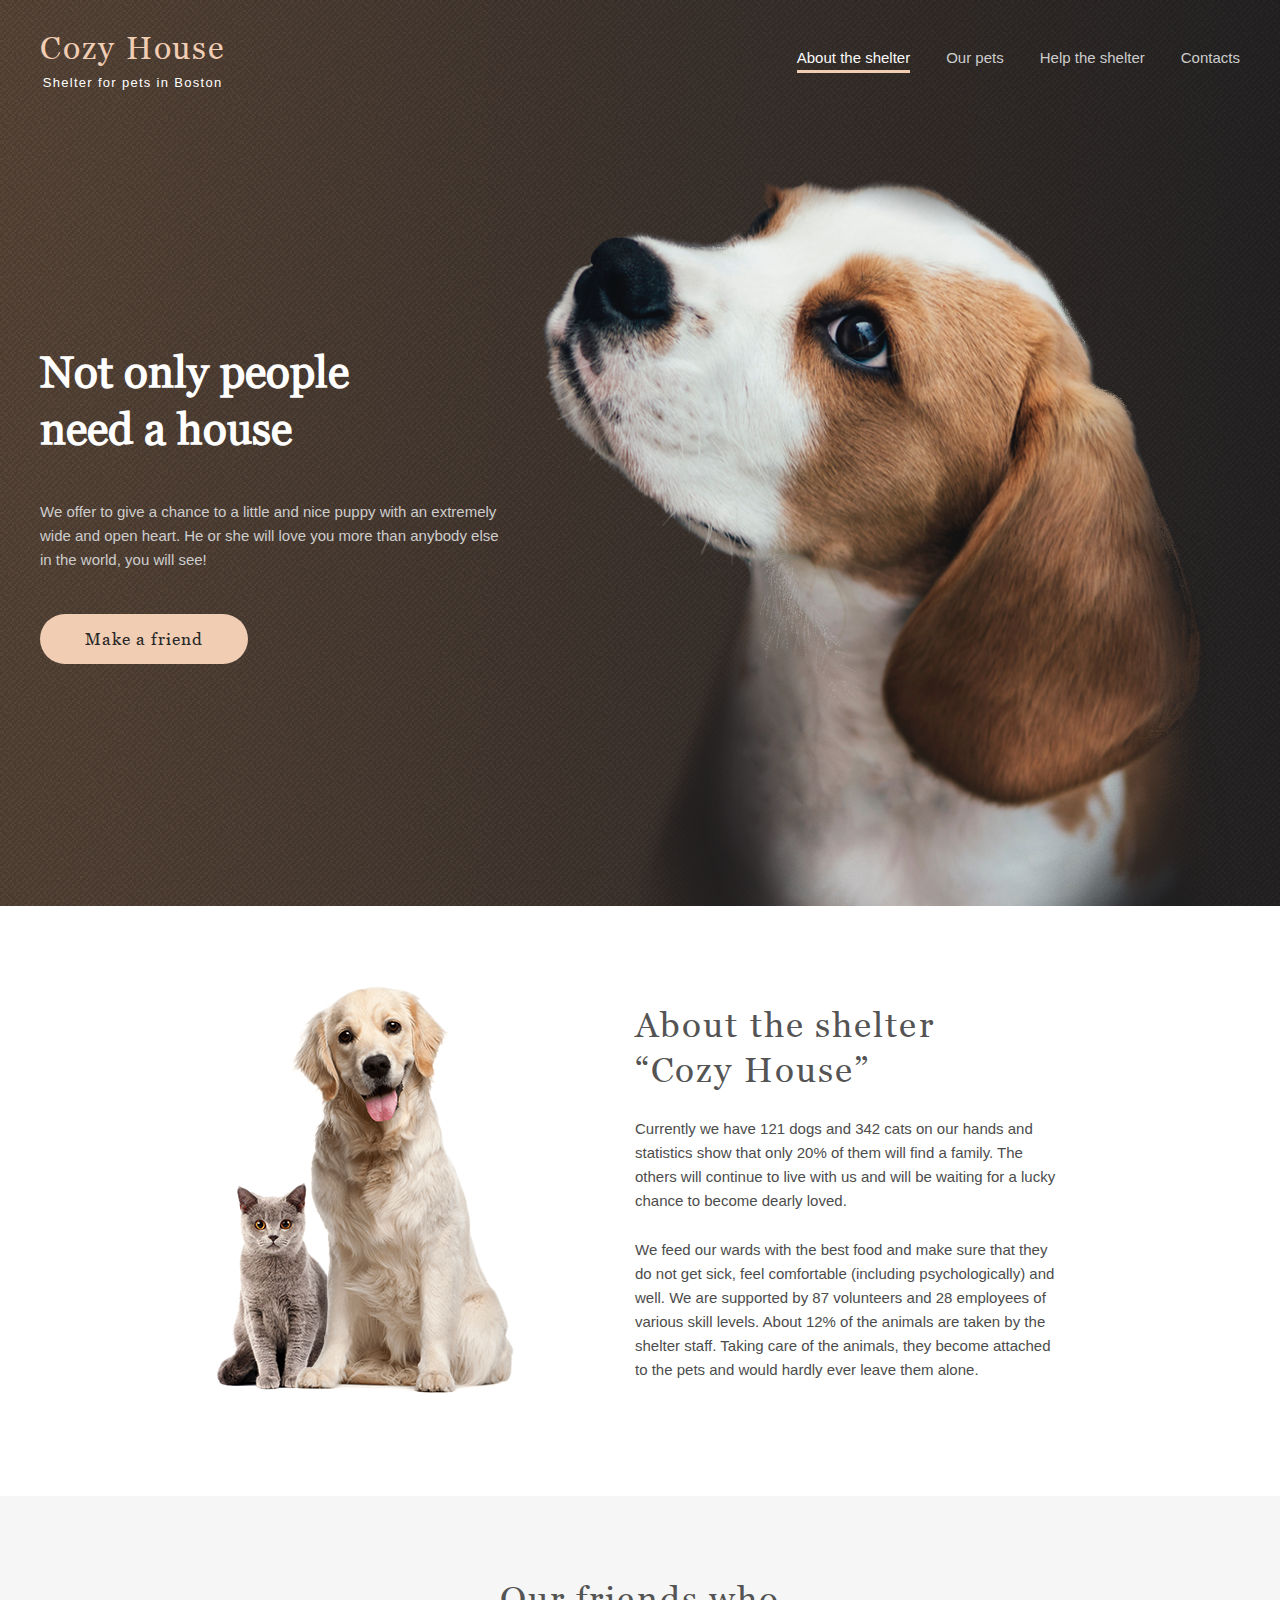
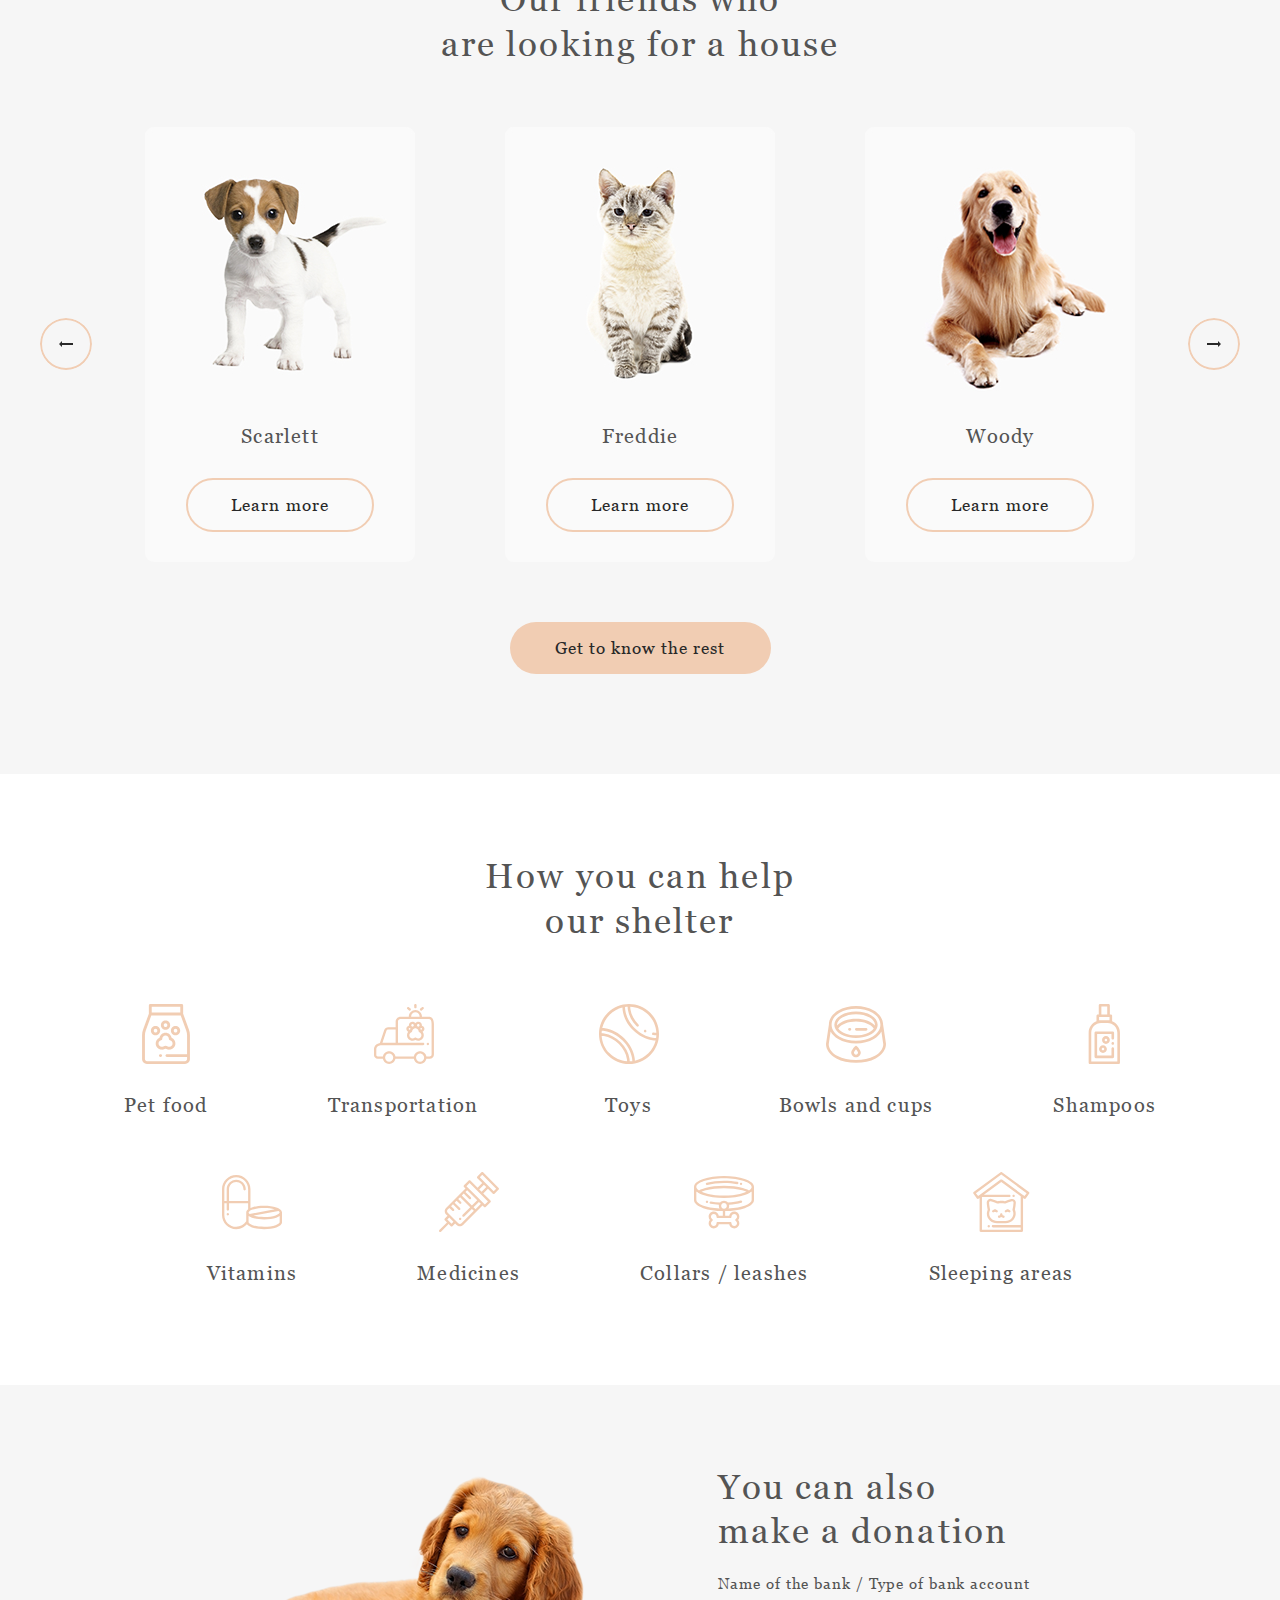
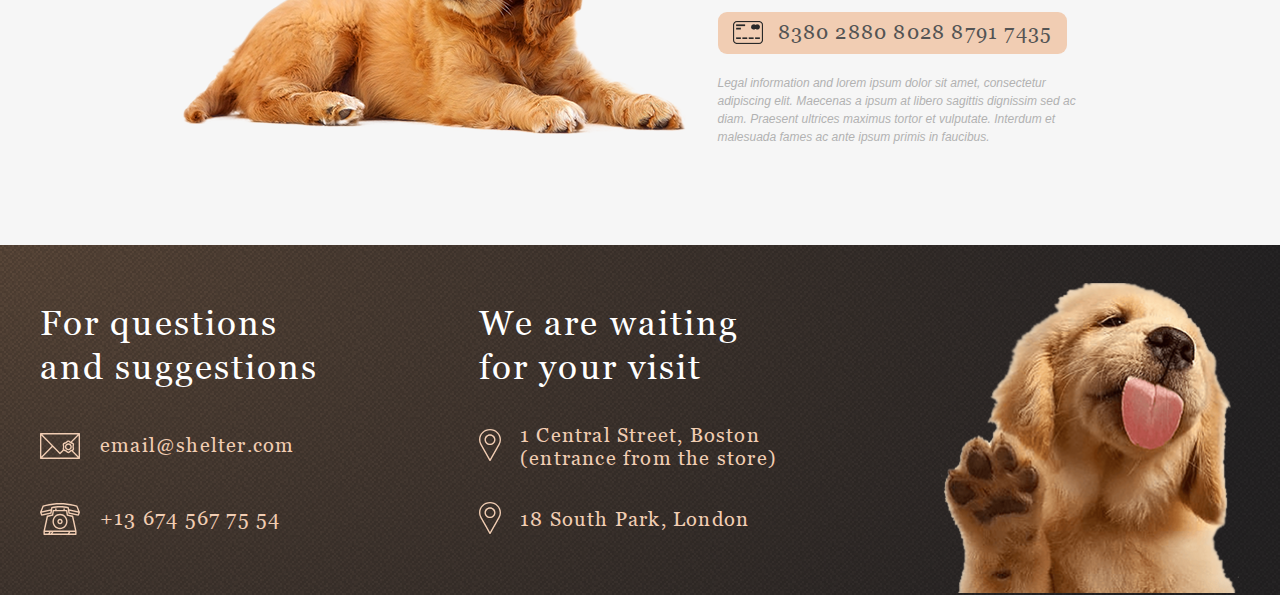
<file: index.html>
<!DOCTYPE html>
<html lang="en">

<head>
  <meta charset="UTF-8">
  <meta http-equiv="X-UA-Compatible" content="IE=edge">
  <meta name="viewport" content="width=device-width, initial-scale=1.0">
  <link rel="shortcut icon" href="images/favicon.svg" type="image/x-icon">
  <link rel="stylesheet" href="style/style.css">
  <link rel="stylesheet" href="style/media.css">
  <title>Cozy House</title>
</head>

<body>
  <div class="background">
    <header class="container header flex">
      <a class="flex logo logo-title--pets" href="#">
        <span class="logo-title">Cozy House</span>
        <span class="logo-subtitle">Shelter for pets in Boston</span>
      </a>
      <div class="burger-menu">
        <div class="burger flex">
          <span class="burger__line"></span>
          <span class="burger__line"></span>
          <span class="burger__line"></span>
        </div>
      </div>

      <nav class="nav flex">
        <p class="nav__par"><a class="nav__item item--active" href="#about">About the shelter</a></p>
        <p class="nav__par"><a class="nav__item" href="pets.html">Our pets</a></p>
        <p class="nav__par"><a class="nav__item" href="#help">Help the shelter</a></p>
        <p class="nav__par"><a class="nav__item" href="#footer">Contacts</a></p>
      </nav>
      <div class="header__nav flex">
        <div class="header__content flex">
          <nav class="nav flex">
            <p class="nav__par"><a class="nav__item item--active" href="#about">About the shelter</a></p>
            <p class="nav__par"><a class="nav__item" href="pets.html">Our pets</a></p>
            <p class="nav__par"><a class="nav__item" href="#help">Help the shelter</a></p>
            <p class="nav__par"><a class="nav__item" href="#footer">Contacts</a></p>
          </nav>
          <!-- <div class="burger-menu">
            <div class=" burger flex">
              <span class="burger__line"></span>
              <span class="burger__line"></span>
              <span class="burger__line"></span>
            </div>
          </div> -->
        </div>
      </div>
    </header>
    <main>
      <section class="hero container">
        <div class="hero__content">
          <h1 class="main-title">Not only people need a&nbsp;house</h1>
          <p class="descr descr--hero">We offer to give a chance to a little and nice puppy with an extremely wide and
            open heart. He or she will love you more than anybody else in the world, you will see!</p>
          <a class="btn btn--hero" href="#friends">Make a friend</a>
        </div>
      </section>
      <section id="about" class="about">
        <div class="container flex about__container">
          <picture class="about__img">
            <source media="(max-width: 480px)" srcset="images/about/about-pets320.jpg">
            <img src="images/about/about-pets1280.jpg" alt="about image">
          </picture>
          <div class="about__content flex">
            <h2 class="title">About the shelter “Cozy House”</h2>
            <p class="descr descr--about">Currently we have 121 dogs and 342 cats on our hands and statistics show that
              only 20% of
              them
              will find a family. The others will continue to live with us and will be waiting for a lucky chance to
              become
              dearly loved.</p>
            <p class="descr descr--about">We feed our wards with the best food and make sure that they do not get sick,
              feel
              comfortable
              (including psychologically) and well. We are supported by 87 volunteers and 28 employees of various skill
              levels. About 12% of the animals are taken by the shelter staff. Taking care of the animals, they become
              attached to the pets and would hardly ever leave them alone.</p>
          </div>
        </div>
      </section>
      <section id="friends" class="friends">
        <div class="container friends__container flex">
          <h2 class="title title--friends">Our friends who
            are&nbsp;looking for a house</h2>
          <div class="swiper flex">
            <div class="swiper__prev"></div>
            <div class="swiper__items">
              <div class="swiper__visible flex">
                <div class="item flex" id="card-left">
                  <div tabindex="1" data-path="item1" class="swiper__item flex">
                    <img class="swiper__img" src="images/friends/pets-katrine.jpg" alt="Katrine cat">
                    <h3 class="title-small">Katrine</h3>
                    <button class="btn btn--swiper">Learn more</button>
                  </div>
                  <div tabindex="1" data-path="item2" class="swiper__item swiper__item2 flex">
                    <img class="swiper__img" src="images/friends/pets-jennifer.jpg" alt="Jennifer cat">
                    <h3 class="title-small">Jennifer</h3>
                    <button class="btn btn--swiper">Learn more</button>
                  </div>
                  <div tabindex="1" data-path="item3" class="swiper__item swiper__item3 flex">
                    <img class="swiper__img" src="images/friends/pets-woody.jpg" alt="Woody cat">
                    <h3 class="title-small">Woody</h3>
                    <button class="btn btn--swiper">Learn more</button>
                  </div>
                </div>
                <div class="item flex" id="card-active">
                  <div class="swiper__item swiper__item4 flex" data-path="item4" tabindex="1">
                    <img class="swiper__img" src="images/friends/pets-sophia.jpg" alt="Sophia dog">
                    <h3 class="title-small">Sophia</h3>
                    <button class="btn btn--swiper">Learn more</button>
                  </div>
                  <div class="swiper__item swiper__item5 flex" data-path="item5" tabindex="1">
                    <img class="swiper__img" src="images/friends/pets-timmy.jpg" alt="Timmy cat">
                    <h3 class="title-small">Timmy</h3>
                    <button class="btn btn--swiper">Learn more</button>
                  </div>
                  <div class="swiper__item swiper__item6 flex" data-path="item6" tabindex="1">
                    <img class="swiper__img" src="images/friends/pets-charly.jpg" alt="Charly dog">
                    <h3 class="title-small">Charly</h3>
                    <button class="btn btn--swiper">Learn more</button>
                  </div>
                </div>
                <div class="item flex" id="card-right">
                  <div class="swiper__item swiper__item7 flex" data-path="item7" tabindex="1">
                    <img class="swiper__img" src="images/friends/pets-scarlet.jpg" alt="Scarlett dog">
                    <h3 class="title-small">Scarlett</h3>
                    <button class="btn btn--swiper">Learn more</button>
                  </div>
                  <div class="swiper__item swiper__item8 flex" data-path="item8" tabindex="1">
                    <img class="swiper__img" src="images/friends/pets-freddie.jpg" alt="Freddie cat">
                    <h3 class="title-small">Freddie</h3>
                    <button class="btn btn--swiper">Learn more</button>
                  </div>
                  <div tabindex="1" class="swiper__item flex">
                    <img class="swiper__img" src="images/friends/pets-woody.jpg" alt="Woody cat">
                    <h3 class="title-small">Woody</h3>
                    <button class="btn btn--swiper">Learn more</button>
                  </div>
                </div>
              </div>
            </div>
            <div class="swiper__next"></div>
          </div>
          <div class="popup-container flex">
            <div class="popup-item flex" data-target="item1">
              <div class="cross flex">
                <svg class="cross-icon" width="12" height="12" viewBox="0 0 12 12" fill="none"
                  xmlns="http://www.w3.org/2000/svg">
                  <path fill-rule="evenodd" clip-rule="evenodd"
                    d="M7.42618 6.00003L11.7046 1.72158C12.0985 1.32775 12.0985 0.689213 11.7046 0.295433C11.3108 -0.0984027 10.6723 -0.0984027 10.2785 0.295433L5.99998 4.57394L1.72148 0.295377C1.32765 -0.098459 0.68917 -0.098459 0.295334 0.295377C-0.0984448 0.689213 -0.0984448 1.32775 0.295334 1.72153L4.57383 5.99997L0.295334 10.2785C-0.0984448 10.6723 -0.0984448 11.3108 0.295334 11.7046C0.68917 12.0985 1.32765 12.0985 1.72148 11.7046L5.99998 7.42612L10.2785 11.7046C10.6723 12.0985 11.3108 12.0985 11.7046 11.7046C12.0985 11.3108 12.0985 10.6723 11.7046 10.2785L7.42618 6.00003Z"
                    fill="#292929" />
                </svg>
              </div>
              <div class="popup-item__container flex">
                <img class="popup-item__img" src="./images/friends/pets-katrine.jpg" alt="katrine">
                <div class="popup-item__content">
                  <h3 class="title title--popup">Katrine</h3>
                  <h4 class="title-small title-small--popup">Cat - British Shorthair</h4>
                  <p class="descr descr--popup">Katrine is a beautiful girl. She is as soft as the finest velvet with a
                    thick lush fur. Will love you until the last breath she takes as long as you are the one. She is
                    picky about her affection. She loves cuddles and to stretch into your hands for a deeper
                    relaxations.</p>
                  <ul class="popup__list">
                    <li class="popup__item"><b>Age:</b> 2 months</li>
                    <li class="popup__item"><b>Inoculations:</b> none</li>
                    <li class="popup__item"><b>Diseases</b> none</li>
                    <li class="popup__item"><b>Parasites:</b> none</li>
                  </ul>
                </div>
              </div>
            </div>
            <div class="popup-item flex" data-target="item2">
              <div class="cross flex">
                <svg class="cross-icon" width="12" height="12" viewBox="0 0 12 12" fill="none"
                  xmlns="http://www.w3.org/2000/svg">
                  <path fill-rule="evenodd" clip-rule="evenodd"
                    d="M7.42618 6.00003L11.7046 1.72158C12.0985 1.32775 12.0985 0.689213 11.7046 0.295433C11.3108 -0.0984027 10.6723 -0.0984027 10.2785 0.295433L5.99998 4.57394L1.72148 0.295377C1.32765 -0.098459 0.68917 -0.098459 0.295334 0.295377C-0.0984448 0.689213 -0.0984448 1.32775 0.295334 1.72153L4.57383 5.99997L0.295334 10.2785C-0.0984448 10.6723 -0.0984448 11.3108 0.295334 11.7046C0.68917 12.0985 1.32765 12.0985 1.72148 11.7046L5.99998 7.42612L10.2785 11.7046C10.6723 12.0985 11.3108 12.0985 11.7046 11.7046C12.0985 11.3108 12.0985 10.6723 11.7046 10.2785L7.42618 6.00003Z"
                    fill="#292929" />
                </svg>
              </div>
              <div class="popup-item__container flex">
                <img class="popup-item__img" src="./images/friends/pets-jennifer.jpg" alt="Jennifer">
                <div class="popup-item__content">
                  <h3 class="title title--popup">Jennifer</h3>
                  <h4 class="title-small title-small--popup">Dog - Labrador</h4>
                  <p class="descr descr--popup">Jennifer is a sweet 2 months old Labrador that is patiently waiting to
                    find a new forever home. This girl really enjoys being able to go outside to run and play, but won't
                    hesitate to play up a storm in the house if she has all of her favorite toys.</p>
                  <ul class="popup__list">
                    <li class="popup__item"><b>Age:</b> 2 months</li>
                    <li class="popup__item"><b>Inoculations:</b> none</li>
                    <li class="popup__item"><b>Diseases</b> none</li>
                    <li class="popup__item"><b>Parasites:</b> none</li>
                  </ul>
                </div>
              </div>
            </div>
            <div class="popup-item flex" data-target="item3">
              <div class="cross flex">
                <svg class="cross-icon" width="12" height="12" viewBox="0 0 12 12" fill="none"
                  xmlns="http://www.w3.org/2000/svg">
                  <path fill-rule="evenodd" clip-rule="evenodd"
                    d="M7.42618 6.00003L11.7046 1.72158C12.0985 1.32775 12.0985 0.689213 11.7046 0.295433C11.3108 -0.0984027 10.6723 -0.0984027 10.2785 0.295433L5.99998 4.57394L1.72148 0.295377C1.32765 -0.098459 0.68917 -0.098459 0.295334 0.295377C-0.0984448 0.689213 -0.0984448 1.32775 0.295334 1.72153L4.57383 5.99997L0.295334 10.2785C-0.0984448 10.6723 -0.0984448 11.3108 0.295334 11.7046C0.68917 12.0985 1.32765 12.0985 1.72148 11.7046L5.99998 7.42612L10.2785 11.7046C10.6723 12.0985 11.3108 12.0985 11.7046 11.7046C12.0985 11.3108 12.0985 10.6723 11.7046 10.2785L7.42618 6.00003Z"
                    fill="#292929" />
                </svg>
              </div>
              <div class="popup-item__container flex">
                <img class="popup-item__img" src="./images/friends/pets-woody.jpg" alt="Woody">
                <div class="popup-item__content">
                  <h3 class="title title--popup">Woody</h3>
                  <h4 class="title-small title-small--popup">Dog - Golden Retriever</h4>
                  <p class="descr descr--popup">Woody is a handsome 3 1/2 year old boy. Woody does know basic commands
                    and is a smart pup. Since he is on the stronger side, he will learn a lot from your training. Woody
                    will be happier when he finds a new family that can spend a lot of time with him.</p>
                  <ul class="popup__list">
                    <li class="popup__item"><b>Age:</b> 2 months</li>
                    <li class="popup__item"><b>Inoculations:</b> none</li>
                    <li class="popup__item"><b>Diseases</b> none</li>
                    <li class="popup__item"><b>Parasites:</b> none</li>
                  </ul>
                </div>
              </div>
            </div>
            <div class="popup-item flex" data-target="item4">
              <div class="cross flex">
                <svg class="cross-icon" width="12" height="12" viewBox="0 0 12 12" fill="none"
                  xmlns="http://www.w3.org/2000/svg">
                  <path fill-rule="evenodd" clip-rule="evenodd"
                    d="M7.42618 6.00003L11.7046 1.72158C12.0985 1.32775 12.0985 0.689213 11.7046 0.295433C11.3108 -0.0984027 10.6723 -0.0984027 10.2785 0.295433L5.99998 4.57394L1.72148 0.295377C1.32765 -0.098459 0.68917 -0.098459 0.295334 0.295377C-0.0984448 0.689213 -0.0984448 1.32775 0.295334 1.72153L4.57383 5.99997L0.295334 10.2785C-0.0984448 10.6723 -0.0984448 11.3108 0.295334 11.7046C0.68917 12.0985 1.32765 12.0985 1.72148 11.7046L5.99998 7.42612L10.2785 11.7046C10.6723 12.0985 11.3108 12.0985 11.7046 11.7046C12.0985 11.3108 12.0985 10.6723 11.7046 10.2785L7.42618 6.00003Z"
                    fill="#292929" />
                </svg>
              </div>
              <div class="popup-item__container flex">
                <img class="popup-item__img" src="./images/friends/pets-sophia.jpg" alt="Sophia">
                <div class="popup-item__content">
                  <h3 class="title title--popup">Sophia</h3>
                  <h4 class="title-small title-small--popup">Dog - Shih tzu</h4>
                  <p class="descr descr--popup">Sophia here and I'm looking for my forever home to live out the best
                    years of my life. I am full of energy. Everyday I'm learning new things, like how to walk on a
                    leash, go potty outside, bark and play with toys and I still need some practice.</p>
                  <ul class="popup__list">
                    <li class="popup__item"><b>Age:</b> 2 months</li>
                    <li class="popup__item"><b>Inoculations:</b> none</li>
                    <li class="popup__item"><b>Diseases</b> none</li>
                    <li class="popup__item"><b>Parasites:</b> none</li>
                  </ul>
                </div>
              </div>
            </div>
            <div class="popup-item flex" data-target="item5">
              <div class="cross flex">
                <svg class="cross-icon" width="12" height="12" viewBox="0 0 12 12" fill="none"
                  xmlns="http://www.w3.org/2000/svg">
                  <path fill-rule="evenodd" clip-rule="evenodd"
                    d="M7.42618 6.00003L11.7046 1.72158C12.0985 1.32775 12.0985 0.689213 11.7046 0.295433C11.3108 -0.0984027 10.6723 -0.0984027 10.2785 0.295433L5.99998 4.57394L1.72148 0.295377C1.32765 -0.098459 0.68917 -0.098459 0.295334 0.295377C-0.0984448 0.689213 -0.0984448 1.32775 0.295334 1.72153L4.57383 5.99997L0.295334 10.2785C-0.0984448 10.6723 -0.0984448 11.3108 0.295334 11.7046C0.68917 12.0985 1.32765 12.0985 1.72148 11.7046L5.99998 7.42612L10.2785 11.7046C10.6723 12.0985 11.3108 12.0985 11.7046 11.7046C12.0985 11.3108 12.0985 10.6723 11.7046 10.2785L7.42618 6.00003Z"
                    fill="#292929" />
                </svg>
              </div>
              <div class="popup-item__container flex">
                <img class="popup-item__img" src="./images/friends/pets-timmy.jpg" alt="Timmy">
                <div class="popup-item__content">
                  <h3 class="title title--popup">Timmy</h3>
                  <h4 class="title-small title-small--popup">Cat - British Shorthair</h4>
                  <p class="descr descr--popup">Timmy is an adorable grey british shorthair male. He loves to play and
                    snuggle. He is neutered and up to date on age appropriate vaccinations. He can be chatty and enjoys
                    being held. Timmy has a lot to say and wants a person to share his thoughts with.</p>
                  <ul class="popup__list">
                    <li class="popup__item"><b>Age:</b> 2 months</li>
                    <li class="popup__item"><b>Inoculations:</b> none</li>
                    <li class="popup__item"><b>Diseases</b> none</li>
                    <li class="popup__item"><b>Parasites:</b> none</li>
                  </ul>
                </div>
              </div>
            </div>
            <div class="popup-item flex" data-target="item6">
              <div class="cross flex">
                <svg class="cross-icon" width="12" height="12" viewBox="0 0 12 12" fill="none"
                  xmlns="http://www.w3.org/2000/svg">
                  <path fill-rule="evenodd" clip-rule="evenodd"
                    d="M7.42618 6.00003L11.7046 1.72158C12.0985 1.32775 12.0985 0.689213 11.7046 0.295433C11.3108 -0.0984027 10.6723 -0.0984027 10.2785 0.295433L5.99998 4.57394L1.72148 0.295377C1.32765 -0.098459 0.68917 -0.098459 0.295334 0.295377C-0.0984448 0.689213 -0.0984448 1.32775 0.295334 1.72153L4.57383 5.99997L0.295334 10.2785C-0.0984448 10.6723 -0.0984448 11.3108 0.295334 11.7046C0.68917 12.0985 1.32765 12.0985 1.72148 11.7046L5.99998 7.42612L10.2785 11.7046C10.6723 12.0985 11.3108 12.0985 11.7046 11.7046C12.0985 11.3108 12.0985 10.6723 11.7046 10.2785L7.42618 6.00003Z"
                    fill="#292929" />
                </svg>
              </div>
              <div class="popup-item__container flex">
                <img class="popup-item__img" src="./images/friends/pets-charly.jpg" alt="Charly">
                <div class="popup-item__content">
                  <h3 class="title title--popup">Charly</h3>
                  <h4 class="title-small title-small--popup">Dog - Jack Russell Terrier </h4>
                  <p class="descr descr--popup">This cute boy, Charly, is three years old and he likes adults and kids.
                    He isn’t fond of many other dogs, so he might do best in a single dog home. Charly has lots of
                    energy, and loves to run and play. We think a fenced yard would make him very happy.</p>
                  <ul class="popup__list">
                    <li class="popup__item"><b>Age:</b> 2 months</li>
                    <li class="popup__item"><b>Inoculations:</b> none</li>
                    <li class="popup__item"><b>Diseases</b> none</li>
                    <li class="popup__item"><b>Parasites:</b> none</li>
                  </ul>
                </div>
              </div>
            </div>
            <div class="popup-item flex" data-target="item7">
              <div class="cross flex">
                <svg class="cross-icon" width="12" height="12" viewBox="0 0 12 12" fill="none"
                  xmlns="http://www.w3.org/2000/svg">
                  <path fill-rule="evenodd" clip-rule="evenodd"
                    d="M7.42618 6.00003L11.7046 1.72158C12.0985 1.32775 12.0985 0.689213 11.7046 0.295433C11.3108 -0.0984027 10.6723 -0.0984027 10.2785 0.295433L5.99998 4.57394L1.72148 0.295377C1.32765 -0.098459 0.68917 -0.098459 0.295334 0.295377C-0.0984448 0.689213 -0.0984448 1.32775 0.295334 1.72153L4.57383 5.99997L0.295334 10.2785C-0.0984448 10.6723 -0.0984448 11.3108 0.295334 11.7046C0.68917 12.0985 1.32765 12.0985 1.72148 11.7046L5.99998 7.42612L10.2785 11.7046C10.6723 12.0985 11.3108 12.0985 11.7046 11.7046C12.0985 11.3108 12.0985 10.6723 11.7046 10.2785L7.42618 6.00003Z"
                    fill="#292929" />
                </svg>
              </div>
              <div class="popup-item__container flex">
                <img class="popup-item__img" src="./images/friends/pets-scarlet.jpg" alt="Scarlett">
                <div class="popup-item__content">
                  <h3 class="title title--popup">Scarlett</h3>
                  <h4 class="title-small title-small--popup">Dog - Jack Russell Terrier</h4>
                  <p class="descr descr--popup">Scarlett is a happy, playful girl who will make you laugh and smile. She
                    forms a bond quickly and will make a loyal companion and a wonderful family dog or a good companion
                    for a single individual too since she likes to hang out and be with her human.</p>
                  <ul class="popup__list">
                    <li class="popup__item"><b>Age:</b> 2 months</li>
                    <li class="popup__item"><b>Inoculations:</b> none</li>
                    <li class="popup__item"><b>Diseases</b> none</li>
                    <li class="popup__item"><b>Parasites:</b> none</li>
                  </ul>
                </div>
              </div>
            </div>
            <div class="popup-item flex" data-target="item8">
              <div class="cross flex">
                <svg class="cross-icon" width="12" height="12" viewBox="0 0 12 12" fill="none"
                  xmlns="http://www.w3.org/2000/svg">
                  <path fill-rule="evenodd" clip-rule="evenodd"
                    d="M7.42618 6.00003L11.7046 1.72158C12.0985 1.32775 12.0985 0.689213 11.7046 0.295433C11.3108 -0.0984027 10.6723 -0.0984027 10.2785 0.295433L5.99998 4.57394L1.72148 0.295377C1.32765 -0.098459 0.68917 -0.098459 0.295334 0.295377C-0.0984448 0.689213 -0.0984448 1.32775 0.295334 1.72153L4.57383 5.99997L0.295334 10.2785C-0.0984448 10.6723 -0.0984448 11.3108 0.295334 11.7046C0.68917 12.0985 1.32765 12.0985 1.72148 11.7046L5.99998 7.42612L10.2785 11.7046C10.6723 12.0985 11.3108 12.0985 11.7046 11.7046C12.0985 11.3108 12.0985 10.6723 11.7046 10.2785L7.42618 6.00003Z"
                    fill="#292929" />
                </svg>
              </div>
              <div class="popup-item__container flex">
                <img class="popup-item__img" src="./images/friends/pets-freddie.jpg" alt="Freddie">
                <div class="popup-item__content">
                  <h3 class="title title--popup">Freddie</h3>
                  <h4 class="title-small title-small--popup">Cat - British Shorthair</h4>
                  <p class="descr descr--popup">Freddie is a little shy at first, but very sweet when he warms up. He
                    likes playing with shoe strings and bottle caps. He is quick to learn the rhythms of his human's
                    daily life. Freddie has bounced around a lot in his life, and is looking to find his forever home.
                  </p>
                  <ul class="popup__list">
                    <li class="popup__item"><b>Age:</b> 2 months</li>
                    <li class="popup__item"><b>Inoculations:</b> none</li>
                    <li class="popup__item"><b>Diseases</b> none</li>
                    <li class="popup__item"><b>Parasites:</b> none</li>
                  </ul>
                </div>
              </div>
            </div>

          </div>
          <div class="arrows flex">
            <div class="swiper__prev--btm swiper__prev"></div>
            <div class="swiper__next swiper__next--btm"></div>
          </div>
          <a class="btn btn--friends" href="pets.html">Get to know the rest</a>
        </div>
      </section>
      <section id="help" class="help">
        <div class="container flex help__container">
          <h2 class="title title--help">How you can&nbsp;help
            our shelter</h2>
          <div class="help__cards flex">
            <div class="help__item flex">
              <svg width="60" height="60" viewBox="0 0 60 60" fill="none" xmlns="http://www.w3.org/2000/svg">
                <path
                  d="M52.8978 25.4978L47.1429 9.7473V1.42852C47.1429 0.639609 46.5032 0 45.7144 0H14.2858C13.4969 0 12.8573 0.639727 12.8573 1.42852V9.74719L7.10214 25.4978C6.41927 27.3636 6.07039 29.335 6.07147 31.3219V55.0765C6.07147 57.7913 8.28011 60 10.995 60H49.005C51.7199 60 53.9285 57.7913 53.9285 55.0765V31.3219C53.9285 29.329 53.5817 27.3694 52.8978 25.4978ZM15.7142 2.85715H44.2857V8.57145H15.7142V2.85715ZM51.0715 50.1321H30.9077C30.1188 50.1321 29.4792 50.7718 29.4792 51.5606C29.4792 52.3495 30.1189 52.9891 30.9077 52.9891H51.0715V55.0763C51.0715 56.2157 50.1445 57.1427 49.005 57.1427H10.995C9.85558 57.1427 8.92862 56.2158 8.92862 55.0763V31.3219C8.92774 29.6695 9.21788 28.03 9.78573 26.4783L15.2848 11.4286H44.7152L50.2142 26.4783C50.7821 28.03 51.0722 29.6695 51.0714 31.3219L51.0715 50.1321Z"
                  fill="#F1CDB3" />
                <path
                  d="M35.6169 33.805C35.1505 30.8772 32.6078 28.632 29.5505 28.632C26.4932 28.632 23.9504 30.8772 23.484 33.805C21.067 34.7989 19.4857 37.2756 19.6899 39.9659C19.9175 42.9637 22.3506 45.392 25.349 45.6148C26.5071 45.7011 27.6572 45.4628 28.6751 44.9259C29.2315 44.6328 29.8697 44.6326 30.4256 44.926C31.3085 45.3908 32.2914 45.6331 33.2891 45.632C33.4429 45.632 33.5974 45.6263 33.7516 45.6149C36.7502 45.3923 39.1832 42.9638 39.411 39.966C39.6152 37.2756 38.0339 34.7989 35.6169 33.805ZM36.562 39.7495C36.4405 41.35 35.1415 42.6466 33.5402 42.7655C32.9176 42.8126 32.3013 42.6851 31.7586 42.3986C31.0781 42.0394 30.3201 41.8517 29.5506 41.8517C28.781 41.8517 28.0231 42.0394 27.3425 42.3986C26.7999 42.6849 26.1849 42.8123 25.5608 42.7655C23.9597 42.6467 22.6606 41.3501 22.5391 39.7495C22.4143 38.1062 23.5296 36.6124 25.1331 36.2746C25.4588 36.206 25.7503 36.0259 25.9573 35.7653C26.1643 35.5047 26.2739 35.18 26.2671 34.8473L26.2648 34.775C26.2648 32.9632 27.7386 31.4893 29.5505 31.4893C31.3623 31.4893 32.8362 32.9632 32.8362 34.7698L32.834 34.8473C32.827 35.1801 32.9366 35.5048 33.1436 35.7654C33.3507 36.026 33.6423 36.2061 33.968 36.2746C35.5717 36.6124 36.6868 38.1062 36.562 39.7495Z"
                  fill="#F1CDB3" />
                <path
                  d="M29.5506 25.7751C32.1108 25.7751 34.1934 23.6924 34.1934 21.1322C34.1934 18.572 32.1108 16.4893 29.5506 16.4893C26.9904 16.4893 24.9077 18.5721 24.9077 21.1322C24.9077 23.6923 26.9906 25.7751 29.5506 25.7751ZM29.5506 19.3465C30.5353 19.3465 31.3363 20.1475 31.3363 21.1322C31.3363 22.1169 30.5353 22.9179 29.5506 22.9179C28.5659 22.9179 27.7649 22.1169 27.7649 21.1322C27.7649 20.1475 28.566 19.3465 29.5506 19.3465Z"
                  fill="#F1CDB3" />
                <path
                  d="M24.1935 26.6561C24.1935 24.0959 22.1107 22.0132 19.5506 22.0132C16.9905 22.0132 14.9078 24.096 14.9078 26.6561C14.9078 29.2162 16.9904 31.2989 19.5506 31.2989C22.1108 31.2989 24.1935 29.2162 24.1935 26.6561ZM19.5506 28.4418C18.5659 28.4418 17.7649 27.6408 17.7649 26.6561C17.7649 25.6714 18.5659 24.8704 19.5506 24.8704C20.5353 24.8704 21.3363 25.6714 21.3363 26.6561C21.3363 27.6408 20.5352 28.4418 19.5506 28.4418Z"
                  fill="#F1CDB3" />
                <path
                  d="M39.5506 22.0131C36.9904 22.0131 34.9077 24.0959 34.9077 26.656C34.9077 29.216 36.9906 31.2988 39.5506 31.2988C42.1107 31.2988 44.1934 29.2162 44.1934 26.656C44.1934 24.0958 42.1107 22.0131 39.5506 22.0131ZM39.5506 28.4418C38.5658 28.4418 37.7649 27.6408 37.7649 26.6561C37.7649 25.6714 38.5659 24.8704 39.5506 24.8704C40.5353 24.8704 41.3363 25.6714 41.3363 26.6561C41.3363 27.6408 40.5353 28.4418 39.5506 28.4418Z"
                  fill="#F1CDB3" />
                <path
                  d="M24.6934 50.1322H24.3465C23.5576 50.1322 22.918 50.7719 22.918 51.5607C22.918 52.3496 23.5577 52.9892 24.3465 52.9892H24.6934C25.4823 52.9892 26.1219 52.3495 26.1219 51.5607C26.122 50.7719 25.4824 50.1322 24.6934 50.1322Z"
                  fill="#F1CDB3" />
              </svg>
              <h3 class="title-small title-small--help">Pet food</h3>
            </div>
            <div class="help__item flex">
              <svg width="61" height="60" viewBox="0 0 61 60" fill="none" xmlns="http://www.w3.org/2000/svg">
                <path
                  d="M56.0044 12.7115H48.9814V12.5095C48.9814 8.87665 46.026 5.92118 42.3932 5.92118C38.7603 5.92118 35.8049 8.87665 35.8049 12.5095V12.7115H27.5571C24.8414 12.7115 22.6321 14.9209 22.6321 17.6365V23.2009H15.2458C13.4838 23.2009 11.9176 24.2562 11.2558 25.8893C11.2462 25.9133 11.2373 25.9375 11.2291 25.962L6.96808 38.8689C6.9294 38.8919 6.88007 38.9191 6.81866 38.9498C6.57503 39.0714 6.11929 39.2568 5.33507 39.4484C4.09062 39.7499 2.9839 40.4616 2.19323 41.4688C1.40255 42.4759 0.973964 43.72 0.976513 45.0004V51.0987C0.976513 53.1406 2.63765 54.8018 4.67952 54.8018L9.90374 54.802C10.4553 57.7562 13.0514 59.9999 16.1632 59.9999C19.2749 59.9999 21.8709 57.7561 22.4226 54.8021L40.8472 54.8024C41.3989 57.7564 43.9949 59.9999 47.1066 59.9999C50.2181 59.9999 52.8141 57.7565 53.3659 54.8026L56.6836 54.8027C59.2232 54.8027 60.9294 53.0963 60.9294 50.5568V20.08C60.9294 13.4295 57.4851 12.7115 56.0044 12.7115ZM38.1486 12.5095C38.1486 10.169 40.0527 8.26493 42.3932 8.26493C44.7336 8.26493 46.6377 10.169 46.6377 12.5095V12.7115H38.1486V12.5095ZM13.4413 26.7379C13.591 26.3833 13.8422 26.0809 14.1632 25.8686C14.4842 25.6563 14.8609 25.5436 15.2457 25.5447H22.6319V38.8266H9.45022L13.4413 26.7379ZM16.1632 57.6562C13.9435 57.6562 12.1377 55.8504 12.1377 53.6307C12.1377 53.6033 12.1392 53.5762 12.1398 53.5488C12.1406 53.5069 12.1408 53.465 12.143 53.4234C12.1433 53.4168 12.1441 53.4104 12.1445 53.4038C12.2626 51.2894 14.02 49.6052 16.1632 49.6052C18.1026 49.6052 19.7262 50.9841 20.105 52.8129L20.1067 52.82C20.1194 52.882 20.1305 52.9445 20.1403 53.0076L20.1422 53.018C20.1492 53.0638 20.1544 53.1101 20.1598 53.1564C20.1622 53.1775 20.1656 53.1983 20.1677 53.2194C20.1714 53.2554 20.1734 53.2921 20.176 53.3285C20.1784 53.3602 20.1817 53.3916 20.1833 53.4235C20.185 53.4563 20.185 53.4896 20.1858 53.5226C20.1867 53.5586 20.1885 53.5944 20.1885 53.6306C20.1887 55.8504 18.3828 57.6562 16.1632 57.6562ZM47.1066 57.6562C44.8869 57.6562 43.081 55.8504 43.081 53.6307C43.081 53.5783 43.083 53.5263 43.085 53.4743C43.0856 53.4576 43.0855 53.4405 43.0863 53.4238C43.0883 53.3852 43.0921 53.3471 43.0951 53.3088C43.0975 53.2791 43.0989 53.2491 43.1019 53.2196C43.1032 53.207 43.1053 53.1947 43.1066 53.1823C43.1202 53.06 43.1386 52.939 43.163 52.8203C43.1637 52.8168 43.1646 52.8134 43.1654 52.8099C43.5455 50.9826 45.168 49.6053 47.1066 49.6053C47.6614 49.6053 48.1905 49.7181 48.6719 49.9222C50.1163 50.5341 51.1319 51.966 51.1319 53.6308C51.1319 55.8504 49.3262 57.6562 47.1066 57.6562ZM56.6836 52.4588L53.3678 52.4587C53.3639 52.4379 53.3589 52.4175 53.3548 52.3968C53.3272 52.2591 53.2954 52.1222 53.2595 51.9864C53.2435 51.927 53.2267 51.8679 53.209 51.809C53.198 51.7724 53.1872 51.7358 53.1757 51.6994C53.156 51.6382 53.1353 51.5772 53.1137 51.5166C53.1022 51.4842 53.0913 51.4513 53.0793 51.4191C53.0531 51.3492 53.0257 51.2799 52.997 51.211C52.988 51.1892 52.9798 51.1669 52.9705 51.1452C52.9318 51.0542 52.891 50.9641 52.8482 50.875C52.8428 50.8639 52.8369 50.8532 52.8315 50.8422C52.7941 50.7656 52.7552 50.6897 52.7148 50.6146C52.6999 50.5871 52.6841 50.5602 52.6689 50.5329C52.6367 50.4749 52.6036 50.4175 52.5696 50.3606C52.5511 50.3297 52.5319 50.2995 52.5128 50.2689C52.4605 50.1846 52.4061 50.1016 52.3495 50.0201C52.2939 49.9395 52.2365 49.8602 52.1773 49.7821C52.1403 49.7337 52.1026 49.6858 52.0643 49.6385C52.0414 49.6102 52.0189 49.5819 51.9956 49.554C51.9539 49.5043 51.9114 49.4553 51.8682 49.4069C51.8469 49.383 51.8262 49.3585 51.8045 49.3349C51.7507 49.2763 51.6958 49.2188 51.6398 49.1623C51.6278 49.1501 51.6163 49.1374 51.6041 49.1253C51.535 49.0563 51.4644 48.989 51.3922 48.9233C51.3769 48.9092 51.3608 48.896 51.3452 48.882C51.2887 48.8315 51.2316 48.7815 51.1732 48.7329C51.1476 48.7116 51.1213 48.6912 51.0954 48.6704C51.046 48.6304 50.996 48.5911 50.9455 48.5525C50.9157 48.53 50.8856 48.5081 50.8555 48.4861C50.7281 48.3927 50.5972 48.3043 50.463 48.221C50.4302 48.2004 50.3973 48.1802 50.364 48.1602C50.3121 48.1292 50.2596 48.0993 50.2068 48.0698C50.1743 48.0516 50.1419 48.0331 50.1091 48.0155C50.0517 47.9847 49.9935 47.9553 49.935 47.9262C49.9059 47.9117 49.8772 47.8966 49.8479 47.8826C49.7713 47.8461 49.694 47.8111 49.616 47.7776C49.6041 47.7725 49.5923 47.7667 49.5803 47.7616C49.4896 47.7233 49.398 47.6871 49.3056 47.6531C49.2792 47.6433 49.2524 47.6348 49.2258 47.6254C49.1594 47.602 49.093 47.5789 49.0257 47.5575C48.9905 47.5464 48.9548 47.5363 48.9193 47.5258C48.8597 47.5081 48.7999 47.4906 48.7396 47.4746C48.7009 47.4643 48.662 47.4549 48.623 47.4453C48.5245 47.421 48.4254 47.3992 48.3259 47.3798C48.2669 47.3684 48.2078 47.3578 48.1485 47.348C48.1078 47.3413 48.0671 47.3345 48.0262 47.3287C47.9646 47.3199 47.9028 47.3121 47.841 47.3051C47.8017 47.3006 47.7626 47.2956 47.7231 47.2919C47.6545 47.2856 47.5859 47.2803 47.5172 47.2762C47.4835 47.2741 47.4503 47.271 47.4165 47.2694C47.3132 47.2643 47.2098 47.2617 47.1064 47.2615C47.0025 47.2615 46.8991 47.2645 46.7964 47.2694C46.7626 47.271 46.7292 47.2741 46.6956 47.2762C46.6268 47.2806 46.5581 47.2853 46.4899 47.2919C46.4503 47.2958 46.4112 47.3007 46.3718 47.3052C46.3099 47.3124 46.2482 47.3199 46.1869 47.3288C46.1459 47.3348 46.105 47.3415 46.0642 47.3483C45.9641 47.3649 45.8644 47.3838 45.7651 47.4049C45.7068 47.4175 45.6486 47.431 45.5906 47.4453C45.5512 47.4549 45.512 47.4645 45.473 47.4748C45.4132 47.4906 45.354 47.5079 45.295 47.5254C45.2589 47.5362 45.2225 47.5464 45.1867 47.5578C45.121 47.5788 45.0556 47.601 44.9906 47.6242C44.9627 47.6341 44.9345 47.6431 44.9067 47.6534C44.8146 47.6874 44.7234 47.7233 44.6334 47.7613C44.6185 47.7677 44.604 47.7747 44.5891 47.7812C44.514 47.8136 44.4395 47.847 44.3659 47.8822C44.3348 47.897 44.3045 47.913 44.2737 47.9283C44.2172 47.9566 44.1607 47.9849 44.1051 48.0147C44.0708 48.0331 44.0369 48.0524 44.003 48.0715C43.9518 48.1001 43.901 48.1293 43.8506 48.1592C43.7321 48.2304 43.6158 48.3051 43.5019 48.3833C43.4545 48.416 43.4076 48.4494 43.3611 48.4835C43.3291 48.5068 43.297 48.53 43.2655 48.5539C43.2173 48.5904 43.1701 48.6281 43.123 48.6659C43.0946 48.6888 43.0659 48.711 43.0379 48.7343C42.9838 48.7795 42.9308 48.826 42.8782 48.8727C42.8586 48.8901 42.8386 48.9069 42.8193 48.9244C42.7481 48.9892 42.6785 49.0556 42.6104 49.1235C42.5932 49.1406 42.5769 49.1587 42.5598 49.176C42.5093 49.2276 42.4591 49.2795 42.4103 49.3328C42.3859 49.3595 42.3623 49.387 42.3384 49.414C42.2982 49.4594 42.2583 49.5049 42.2194 49.5514C42.1941 49.5817 42.1694 49.6126 42.1447 49.6434C42.1086 49.6881 42.073 49.7331 42.0381 49.7788C41.9544 49.889 41.8742 50.0018 41.7975 50.1169C41.7655 50.165 41.7346 50.2137 41.704 50.2627C41.683 50.2962 41.6618 50.3296 41.6415 50.3635C41.6099 50.4161 41.5796 50.4695 41.5496 50.5232C41.5321 50.5545 41.5139 50.5854 41.4968 50.6172C41.4607 50.684 41.4264 50.752 41.3927 50.8202C41.3832 50.8394 41.373 50.858 41.3638 50.8774C41.3216 50.965 41.2815 51.0536 41.2434 51.143C41.2318 51.1703 41.2214 51.1982 41.2102 51.2258C41.1843 51.2889 41.1587 51.3523 41.1348 51.4165C41.1214 51.4524 41.1094 51.4887 41.0966 51.5247C41.0764 51.5817 41.057 51.6389 41.0384 51.6964C41.0258 51.7355 41.0142 51.7751 41.0024 51.8146C40.9736 51.911 40.9471 52.008 40.923 52.1056C40.9091 52.162 40.8961 52.2187 40.8837 52.2758C40.8746 52.3171 40.8657 52.3585 40.8575 52.4001C40.8537 52.4198 40.8489 52.4391 40.8452 52.4588L22.4241 52.4585C22.4202 52.4382 22.4154 52.4181 22.4114 52.3979C22.4035 52.3578 22.3949 52.3181 22.3863 52.2783C22.3523 52.1215 22.3122 51.9659 22.2662 51.8122C22.2548 51.774 22.2435 51.7358 22.2314 51.6978C22.2124 51.6389 22.1926 51.5804 22.1719 51.5221C22.1596 51.4872 22.1477 51.452 22.1348 51.4174C22.1104 51.3522 22.0848 51.2875 22.0581 51.2232C22.0473 51.1967 22.0372 51.1697 22.026 51.1435C21.9878 51.0538 21.9476 50.965 21.9053 50.8771C21.8967 50.8594 21.8873 50.8423 21.8787 50.8247C21.8444 50.7548 21.8089 50.6855 21.772 50.6169C21.7554 50.5859 21.7376 50.5556 21.7203 50.525C21.6899 50.4707 21.6593 50.4166 21.6273 50.3634C21.6071 50.3297 21.5862 50.2968 21.5654 50.2636C21.5347 50.2143 21.5034 50.1654 21.4713 50.1169C21.3946 50.0019 21.3144 49.8893 21.2309 49.7792C21.196 49.7335 21.1604 49.6885 21.1243 49.6438C21.0995 49.613 21.0748 49.582 21.0494 49.5516C21.0105 49.5055 20.971 49.4598 20.9309 49.4147C20.9067 49.3876 20.883 49.3599 20.8585 49.3331C20.8103 49.2803 20.7606 49.2289 20.7105 49.1778C20.693 49.1599 20.6762 49.1413 20.6584 49.1238C20.5904 49.0559 20.5209 48.9897 20.4499 48.925C20.4302 48.907 20.4096 48.89 20.3897 48.8722C20.3376 48.8255 20.2848 48.7798 20.2312 48.7349C20.2029 48.7114 20.1738 48.6888 20.1451 48.6657C20.0985 48.6282 20.0516 48.5908 20.0038 48.5546C19.972 48.5304 19.9397 48.5071 19.9075 48.4836C19.8612 48.4497 19.8145 48.4165 19.7674 48.3838C19.6868 48.3285 19.6049 48.2749 19.5219 48.2232C19.4875 48.2016 19.4528 48.1803 19.418 48.1594C19.3679 48.1296 19.3174 48.1006 19.2666 48.0722C19.2323 48.053 19.1982 48.0336 19.1635 48.0151C19.1082 47.9856 19.0525 47.957 18.9963 47.9293C18.9651 47.9137 18.9343 47.8975 18.9028 47.8824C18.8301 47.8478 18.7567 47.8146 18.6827 47.7827C18.6669 47.7758 18.6514 47.7683 18.6355 47.7615C18.5454 47.7234 18.4544 47.6875 18.3626 47.6536C18.3343 47.6432 18.3056 47.6341 18.2771 47.624C18.2127 47.601 18.1478 47.579 18.0826 47.558C18.0465 47.5465 18.0098 47.5362 17.9734 47.5254C17.9146 47.5078 17.8556 47.491 17.7963 47.4751C17.7571 47.4646 17.7176 47.455 17.6781 47.4454C17.5217 47.4067 17.3639 47.3743 17.2049 47.3484C17.1641 47.3417 17.1233 47.3349 17.0822 47.3289C17.0206 47.3202 16.9589 47.3123 16.8971 47.3054C16.8579 47.3008 16.8187 47.2959 16.7792 47.292C16.7107 47.2857 16.6421 47.2805 16.5734 47.2763C16.5397 47.2742 16.5064 47.2711 16.4727 47.2695C16.3694 47.2644 16.266 47.2618 16.1626 47.2617C16.0587 47.2617 15.9554 47.2646 15.8525 47.2695C15.8188 47.2711 15.7854 47.2742 15.7517 47.2763C15.683 47.2808 15.6143 47.2854 15.5461 47.292C15.5065 47.2959 15.4672 47.3008 15.4278 47.3054C15.3662 47.3123 15.3046 47.3202 15.2432 47.3289C15.2019 47.3349 15.161 47.3417 15.1201 47.3484C15.02 47.3648 14.9203 47.3837 14.8212 47.405C14.763 47.4175 14.7053 47.431 14.6476 47.4452C14.6079 47.4549 14.568 47.4646 14.5287 47.4751C14.4698 47.4909 14.4112 47.5076 14.3529 47.5251C14.3161 47.536 14.2791 47.5465 14.2425 47.558C14.178 47.5784 14.1143 47.6007 14.0507 47.6231C14.0212 47.6334 13.9916 47.6429 13.9624 47.6536C13.8708 47.6875 13.7801 47.7231 13.6905 47.761C13.6724 47.7687 13.6547 47.7773 13.6366 47.7851C13.565 47.8162 13.4938 47.8481 13.4235 47.8817C13.3907 47.8974 13.3585 47.9143 13.326 47.9306C13.2712 47.9577 13.2168 47.9855 13.1628 48.0142C13.1272 48.0333 13.0922 48.0534 13.0569 48.0732C13.0072 48.1011 12.9576 48.1292 12.9088 48.1585C12.8252 48.2086 12.7427 48.2604 12.6614 48.3141C12.6262 48.3373 12.5913 48.3608 12.5566 48.3847C12.5107 48.4163 12.4655 48.4488 12.4203 48.4816C12.3869 48.506 12.3533 48.5302 12.3204 48.5553C12.2743 48.5903 12.2291 48.6263 12.184 48.6625C12.1536 48.6869 12.1229 48.7107 12.0932 48.7356C12.0424 48.7778 11.993 48.8214 11.9436 48.8651C11.9207 48.8854 11.8972 48.9051 11.8745 48.9257C11.8043 48.9898 11.7355 49.0554 11.6681 49.1225C11.6473 49.1433 11.6273 49.1651 11.6067 49.1862C11.56 49.2342 11.5134 49.2822 11.4682 49.3315C11.4418 49.3602 11.4165 49.3899 11.3907 49.4191C11.3525 49.4623 11.3144 49.5056 11.2775 49.5499C11.2508 49.5817 11.2248 49.6143 11.1988 49.6468C11.1641 49.6897 11.13 49.7331 11.0965 49.777C11.0376 49.8544 10.9804 49.9332 10.925 50.0132C10.9007 50.0482 10.8767 50.0835 10.8531 50.1189C10.8223 50.1653 10.7925 50.2123 10.7628 50.2594C10.7408 50.2946 10.7187 50.3295 10.6973 50.3651C10.667 50.4156 10.638 50.467 10.6091 50.5183C10.5903 50.5517 10.571 50.5847 10.5527 50.6185C10.519 50.6817 10.4863 50.7454 10.4546 50.8097C10.4432 50.8327 10.431 50.8552 10.4198 50.8784C10.3781 50.9651 10.3384 51.0529 10.3005 51.1417C10.2876 51.172 10.2762 51.2028 10.2637 51.2333C10.2391 51.2936 10.2146 51.354 10.1919 51.4151C10.178 51.4525 10.1653 51.4904 10.1521 51.5281C10.1326 51.5835 10.1134 51.639 10.0955 51.695C10.0826 51.7352 10.0706 51.7757 10.0585 51.8163C10.0423 51.871 10.0264 51.9258 10.0116 51.9811C9.98547 52.0781 9.96183 52.1757 9.94065 52.2739C9.93151 52.3161 9.92237 52.3581 9.91405 52.4007C9.9103 52.4199 9.90561 52.4389 9.90198 52.4581H4.67952C3.92999 52.4581 3.32026 51.8484 3.32026 51.0987V45.0004C3.31869 44.2451 3.57146 43.5113 4.03784 42.9171C4.50422 42.323 5.15705 41.9032 5.89112 41.7254C6.55897 41.5621 7.13261 41.376 7.60101 41.1705H50.1626C50.8097 41.1705 51.3344 40.6458 51.3344 39.9986C51.3344 39.3515 50.8097 38.8267 50.1626 38.8267H24.9758V17.6365C24.9758 16.2133 26.1339 15.0552 27.5571 15.0552H56.0042C58.2503 15.0552 58.5855 18.2034 58.5855 20.08V50.5567C58.5855 52.2118 57.3939 52.4588 56.6836 52.4588Z"
                  fill="#F1CDB3" />
                <path
                  d="M51.4371 24.8147C51.4372 23.2763 50.3567 21.9863 48.9149 21.6615C48.9226 21.5806 48.9287 21.4992 48.9311 21.4169C48.9579 20.4633 48.6017 19.5567 47.9282 18.864C47.2432 18.1596 46.2866 17.7557 45.3034 17.7557C44.1154 17.7557 43.0573 18.3338 42.3948 19.2239C41.7328 18.3338 40.6738 17.7557 39.4831 17.7557C38.5086 17.7557 37.5586 18.1544 36.8767 18.8498C36.1995 19.5402 35.8367 20.4483 35.8552 21.4064C35.8568 21.4923 35.8627 21.5773 35.8703 21.6618C34.4291 21.987 33.3492 23.2766 33.3492 24.8147C33.3492 26.1163 34.1229 27.2399 35.2341 27.7519C34.4513 28.7206 33.9945 29.9464 33.9945 31.2423C33.9945 34.3028 36.4843 36.7927 39.5448 36.7927C40.5529 36.7927 41.537 36.5172 42.3932 36.0051C43.254 36.5202 44.2384 36.7924 45.2415 36.7927C48.302 36.7927 50.7919 34.3028 50.7919 31.2423C50.7919 29.9462 50.3351 28.7206 49.5523 27.7519C50.6636 27.2399 51.4371 26.1163 51.4371 24.8147ZM45.3034 20.0996C45.6574 20.0996 46.0016 20.2448 46.2478 20.4979C46.4762 20.7328 46.597 21.0357 46.5883 21.3508C46.568 22.0692 45.9856 22.6602 45.2898 22.6682C45.1034 22.668 44.9191 22.6279 44.7495 22.5505C44.7285 22.5408 44.7079 22.5304 44.6868 22.5209C44.58 22.4646 44.4823 22.3927 44.3966 22.3077C44.1518 22.0648 44.0177 21.7384 44.0191 21.3885C44.022 20.6778 44.5982 20.0996 45.3034 20.0996ZM38.5498 20.491C38.6712 20.3665 38.8163 20.2677 38.9766 20.2005C39.1369 20.1332 39.3091 20.0988 39.4829 20.0994C40.1903 20.0994 40.7664 20.6762 40.7672 21.3851C40.7681 21.5579 40.7343 21.7291 40.6678 21.8885C40.6013 22.048 40.5035 22.1925 40.3801 22.3135C40.2964 22.3959 40.2013 22.466 40.0978 22.5217C40.0595 22.5391 40.0221 22.5577 39.9843 22.5758C39.8315 22.6389 39.6675 22.6704 39.5023 22.6683C38.7969 22.6567 38.212 22.0704 38.1983 21.3613C38.192 21.0374 38.3169 20.7285 38.5498 20.491ZM35.693 24.8148C35.6929 24.3245 36.0918 23.9257 36.5818 23.9257C37.0722 23.9257 37.4709 24.3245 37.4709 24.8148C37.4709 24.9155 37.4534 25.0118 37.4224 25.1022C37.3931 25.1611 37.3649 25.2207 37.3377 25.2808C37.1809 25.5341 36.9012 25.7038 36.582 25.7038C36.0918 25.7038 35.693 25.305 35.693 24.8148ZM45.2415 34.4492C44.4765 34.4489 43.7368 34.175 43.1561 33.6769C42.9438 33.4945 42.6731 33.3943 42.3932 33.3946C42.1133 33.3944 41.8426 33.4946 41.6303 33.6769C41.0496 34.175 40.3099 34.4489 39.5448 34.4492C37.7767 34.4492 36.3382 33.0107 36.3382 31.2426C36.3382 29.9023 37.1833 28.6919 38.4409 28.2307C38.6472 28.1551 38.8281 28.023 38.9629 27.8495C39.0977 27.676 39.181 27.4681 39.2033 27.2495C39.2362 26.9273 39.3176 26.6118 39.4447 26.3139C39.4865 26.2346 39.5256 26.1537 39.5608 26.0707C39.8716 25.4851 40.3571 25.0108 40.9498 24.7136C41.0008 24.6912 41.0511 24.6676 41.1011 24.6428C41.5085 24.4648 41.9485 24.3731 42.3932 24.3737C42.8513 24.3737 43.2875 24.4692 43.6828 24.6417C43.7327 24.6665 43.7831 24.6899 43.8341 24.7123C44.4279 25.0094 44.9143 25.4843 45.2256 26.0707C45.2608 26.1537 45.2999 26.2346 45.3416 26.3139C45.4688 26.6118 45.5502 26.9273 45.583 27.2495C45.6053 27.4681 45.6886 27.676 45.8235 27.8495C45.9583 28.023 46.1391 28.1551 46.3454 28.2307C47.6031 28.692 48.4481 29.9023 48.4481 31.2426C48.4481 33.0106 47.0097 34.4492 45.2415 34.4492ZM48.2045 25.7038C47.8853 25.7038 47.6056 25.5341 47.4488 25.2808C47.4216 25.2208 47.3933 25.1612 47.364 25.1022C47.3321 25.0097 47.3157 24.9126 47.3155 24.8148C47.3155 24.3245 47.7143 23.9257 48.2046 23.9257C48.6948 23.9257 49.0936 24.3245 49.0936 24.8148C49.0935 25.3049 48.6947 25.7038 48.2045 25.7038Z"
                  fill="#F1CDB3" />
                <path
                  d="M56.0193 39.7758C56.0043 39.7007 55.9819 39.6273 55.9526 39.5566C55.9234 39.4857 55.8873 39.4178 55.8448 39.3539C55.8026 39.2897 55.7539 39.23 55.6995 39.1758C55.6452 39.1214 55.5856 39.0727 55.5214 39.0305C55.3933 38.9457 55.25 38.8864 55.0995 38.8559C54.9487 38.8254 54.7933 38.8254 54.6425 38.8559C54.5675 38.8712 54.4936 38.8934 54.4221 38.9227C54.3518 38.952 54.2839 38.9884 54.2206 39.0305C54.1561 39.0727 54.0964 39.1219 54.0425 39.1758C53.9884 39.2297 53.9392 39.2895 53.896 39.3539C53.8538 39.4172 53.8173 39.4852 53.7893 39.5566C53.76 39.627 53.7366 39.7008 53.7225 39.7758C53.7073 39.8508 53.6991 39.9281 53.6991 40.0043C53.6991 40.0803 53.7073 40.1578 53.7225 40.234C53.7366 40.3078 53.76 40.3816 53.7893 40.4531C53.8186 40.5234 53.855 40.5914 53.8971 40.6547C53.9392 40.7191 53.9884 40.7789 54.0425 40.8328C54.0964 40.8867 54.1561 40.9359 54.2206 40.9793C54.2839 41.0215 54.3518 41.0566 54.4221 41.0859C54.4936 41.1152 54.5675 41.1387 54.6425 41.1527C54.7176 41.168 54.7949 41.1762 54.871 41.1762C54.9471 41.1762 55.0246 41.168 55.0995 41.1527C55.1745 41.1387 55.2483 41.1152 55.3186 41.0859C55.3901 41.0566 55.4581 41.0215 55.5214 40.9793C55.5859 40.9359 55.6457 40.8867 55.6995 40.8328C55.7534 40.7789 55.8026 40.7191 55.8448 40.6547C55.8869 40.5914 55.9233 40.5234 55.9526 40.4531C55.9819 40.3816 56.0041 40.3078 56.0193 40.234C56.0346 40.1578 56.0427 40.0803 56.0427 40.0043C56.0427 39.9281 56.0346 39.8508 56.0193 39.7758Z"
                  fill="#F1CDB3" />
                <path
                  d="M42.3932 0C41.7461 0 41.2213 0.524648 41.2213 1.17188V3.13359C41.2213 3.78082 41.7461 4.30547 42.3932 4.30547C43.0404 4.30547 43.565 3.7807 43.565 3.13359V1.17188C43.565 0.524648 43.0404 0 42.3932 0Z"
                  fill="#F1CDB3" />
                <path
                  d="M37.4562 4.55659L35.8205 3.27234C35.6995 3.1773 35.5609 3.10703 35.4127 3.06555C35.2645 3.02407 35.1096 3.01218 34.9568 3.03057C34.804 3.04896 34.6563 3.09727 34.5222 3.17273C34.3881 3.24819 34.2701 3.34934 34.1751 3.47038C33.7755 3.97944 33.8642 4.71608 34.3731 5.11569L36.0088 6.39995C36.2149 6.56221 36.4695 6.65035 36.7318 6.65015C36.9095 6.65039 37.0849 6.61017 37.2447 6.53253C37.4046 6.45488 37.5446 6.34186 37.6543 6.20202C38.054 5.69284 37.9653 4.9562 37.4562 4.55659Z"
                  fill="#F1CDB3" />
                <path
                  d="M50.6113 3.47021C50.2117 2.96115 49.4752 2.87244 48.9659 3.27216L47.3302 4.55642C46.8211 4.95603 46.7324 5.69267 47.1321 6.20185C47.2417 6.34177 47.3818 6.45487 47.5416 6.53254C47.7015 6.61021 47.8769 6.65042 48.0546 6.6501C48.3169 6.65028 48.5716 6.56214 48.7776 6.3999L50.4133 5.11564C50.9224 4.71603 51.0111 3.97939 50.6113 3.47021Z"
                  fill="#F1CDB3" />
              </svg>
              <h3 class="title-small title-small--help">Transportation</h3>
            </div>
            <div class="help__item flex">
              <svg width="60" height="60" viewBox="0 0 60 60" fill="none" xmlns="http://www.w3.org/2000/svg">
                <path
                  d="M51.2132 8.78672C45.5469 3.1207 38.0133 0 30 0C21.9867 0 14.4531 3.1207 8.78684 8.78672C3.12047 14.4531 0 21.9866 0 30C0 38.0134 3.12047 45.5469 8.78684 51.2133C14.4531 56.8793 21.9867 60 30 60C38.0133 60 45.5469 56.8793 51.2132 51.2133C56.8795 45.5469 60 38.0134 60 30C60 21.9866 56.8795 14.4531 51.2132 8.78672ZM10.6314 49.3685C5.90438 44.6415 3.11918 38.4906 2.67352 31.8832C3.39 31.9077 4.1223 31.9755 4.86223 32.0856C10.1654 32.8733 15.5023 35.7234 19.8894 40.1106C24.2766 44.4979 27.1266 49.8346 27.9144 55.1379C28.0223 55.8586 28.0894 56.5849 28.1154 57.3132C21.7419 56.8775 15.4928 54.2298 10.6314 49.3685ZM30.7262 57.3682C30.7013 56.4931 30.6239 55.6203 30.4946 54.7545C29.6251 48.9019 26.5139 43.046 21.7338 38.2659C16.9538 33.4859 11.098 30.3746 5.2452 29.5051C4.37502 29.3751 3.49781 29.2977 2.61832 29.2732C2.64105 28.3972 2.7048 27.5283 2.8084 26.6682C3.73793 26.6987 4.68246 26.7843 5.62863 26.9248C12.0308 27.8757 18.4055 31.2484 23.5785 36.4213C28.7512 41.5939 32.1239 47.9687 33.075 54.3709C33.2133 55.3004 33.2987 56.237 33.3307 57.1763C32.4661 57.2814 31.5969 57.3455 30.7262 57.3682ZM49.3685 49.3685C45.5416 53.1952 40.8551 55.6504 35.9248 56.7348C35.881 55.8152 35.7912 54.8983 35.6557 53.9877C34.6229 47.0358 30.9889 40.1423 25.4234 34.5766C19.8575 29.0109 12.964 25.3772 6.0123 24.3444C5.0982 24.2082 4.17782 24.1182 3.25465 24.0746L3.2475 24.0805C4.35598 19.0238 6.88301 14.3798 10.6315 10.6314C14.2923 6.97055 18.7399 4.56516 23.4349 3.41402C23.4672 4.49215 23.5632 5.56742 23.7224 6.63422C24.755 13.5859 28.3889 20.4795 33.9546 26.0453C39.5203 31.611 46.4139 35.2447 53.3659 36.2775C54.4358 36.4373 55.5143 36.5334 56.5956 36.5653L56.6073 36.5459C55.4323 41.3595 52.9617 45.7754 49.3685 49.3685ZM57.1071 33.966C56.0064 33.955 54.8814 33.8653 53.7492 33.6972C47.3468 32.7461 40.972 29.3735 35.7993 24.2006C30.6265 19.0277 27.2538 12.6531 26.3029 6.25102C26.1354 5.12379 26.0455 4.00371 26.034 2.90824C26.8999 2.78261 27.7712 2.69826 28.6451 2.65547C28.6431 3.70254 28.7214 4.7775 28.8832 5.8677C29.7527 11.7204 32.8641 17.5763 37.6441 22.3562C38.1534 22.8654 38.9794 22.8654 39.4888 22.3562C39.9981 21.8469 39.9981 21.021 39.4888 20.5114C35.1016 16.1243 32.2516 10.7876 31.4638 5.48426C31.3205 4.51898 31.2499 3.57035 31.2521 2.65055C37.8434 2.94937 44.3467 5.60918 49.3688 10.6315C54.2461 15.5088 57.0565 21.902 57.3623 28.7483C56.4367 28.7503 55.4855 28.6804 54.5159 28.5363C53.8035 28.4305 53.1397 28.9225 53.034 29.635C52.9281 30.3476 53.42 31.0109 54.1325 31.1167C55.21 31.2768 56.2729 31.3569 57.3083 31.3569C57.3252 31.3569 57.3417 31.356 57.3586 31.356C57.316 32.2295 57.2321 33.1004 57.1071 33.966Z"
                  fill="#F1CDB3" />
                <path
                  d="M46.1517 25.775C45.8059 25.7756 45.4744 25.9131 45.2296 26.1573C44.9854 26.4021 44.848 26.7336 44.8474 27.0793C44.8474 27.4224 44.9857 27.7589 45.2296 28.0015C45.4721 28.2442 45.8087 28.3836 46.1517 28.3836C46.4947 28.3836 46.8313 28.2442 47.0739 28.0015C47.3176 27.7563 47.4549 27.425 47.456 27.0793C47.456 26.7363 47.3164 26.3998 47.0739 26.1573C46.829 25.9131 46.4975 25.7756 46.1517 25.775Z"
                  fill="#F1CDB3" />
              </svg>
              <h3 class="title-small title-small--help">Toys</h3>
            </div>
            <div class="help__item flex">
              <svg width="60" height="60" viewBox="0 0 60 60" fill="none" xmlns="http://www.w3.org/2000/svg">
                <path
                  d="M59.985 39.8551L57.1255 20.6441C57.0792 15.0657 53.693 9.89303 47.8159 6.43765C42.9483 3.57605 36.6213 2 30.0001 2C23.3786 2 17.0515 3.57605 12.1838 6.43765C6.3069 9.89303 2.92054 15.0657 2.87437 20.6441L0.0148828 39.8551C0.00503905 39.9216 0 39.9887 0 40.056C0 45.7049 3.76452 50.936 10.3284 54.408C15.7022 57.2504 22.6883 58.8158 30.0001 58.8158C37.3116 58.8158 44.2978 57.2504 49.6716 54.408C56.2354 50.936 60 45.7049 60 40.056C59.9999 39.9888 59.9949 39.9216 59.985 39.8551ZM13.5668 8.78995C18.0215 6.17105 23.8576 4.72871 30.0001 4.72871C36.1424 4.72871 41.9785 6.17105 46.4331 8.78995C51.4956 11.7663 54.3993 16.1293 54.3993 20.7599C54.3993 25.3906 51.4957 29.7535 46.4332 32.7299C41.9785 35.3488 36.1424 36.7911 30.0001 36.7911C23.8577 36.7911 18.0215 35.3488 13.5669 32.7299C8.5044 29.7536 5.60073 25.3906 5.60073 20.7599C5.60073 16.1293 8.50428 11.7664 13.5668 8.78995ZM48.3956 51.996C43.4079 54.6342 36.875 56.0871 30.0001 56.0871C23.125 56.0871 16.592 54.6342 11.6044 51.996C6.00374 49.0333 2.77453 44.7218 2.72917 40.1535L4.60757 27.5342C6.17225 30.4612 8.75283 33.0645 12.1841 35.0819C17.0517 37.9434 23.3787 39.5195 30.0001 39.5195C36.6213 39.5195 42.9485 37.9434 47.816 35.0819C51.2473 33.0645 53.8279 30.461 55.3925 27.5342L57.2709 40.1535C57.2255 44.7219 53.9963 49.0335 48.3956 51.996Z"
                  fill="#F1CDB3" />
                <path
                  d="M30.0001 34.0618C39.3534 34.0618 47.6079 30.4427 50.5397 25.0569C51.29 23.6803 51.6707 22.2344 51.6707 20.7599C51.6707 17.0676 49.3194 13.652 45.0502 11.1422C41.0085 8.76631 35.6637 7.45791 30.0001 7.45791C24.3366 7.45791 18.9916 8.76643 14.9501 11.1423C10.6807 13.6521 8.32945 17.0676 8.32945 20.76C8.32945 22.2347 8.70996 23.6804 9.46008 25.0563C12.3923 30.4427 20.6467 34.0618 30.0001 34.0618ZM30.0001 31.3332C22.1546 31.3332 15.0282 28.5145 12.2557 24.4006C15.0293 20.2891 22.1568 17.4732 30.0001 17.4732C37.8435 17.4732 44.9711 20.2891 47.7446 24.4008C44.9726 28.5145 37.8458 31.3332 30.0001 31.3332ZM11.0579 20.76C11.058 18.0744 12.9313 15.4942 16.3328 13.4945C19.9617 11.3613 24.8154 10.1865 30 10.1865C35.1845 10.1865 40.0384 11.3613 43.6672 13.4946C47.0687 15.4942 48.9421 18.0743 48.9421 20.76C48.9421 20.9993 48.9259 21.238 48.896 21.4761C45.1332 17.3699 37.9658 14.7446 30 14.7446C22.0342 14.7446 14.8669 17.37 11.1041 21.4761C11.0738 21.2386 11.0584 20.9994 11.0579 20.76Z"
                  fill="#F1CDB3" />
                <path
                  d="M30 41.7701C29.8155 41.7701 29.6329 41.8076 29.4633 41.8801C29.2936 41.9527 29.1405 42.059 29.0131 42.1924C28.1243 43.1235 25.225 46.3365 25.225 48.5916C25.225 51.2246 27.367 53.3666 30 53.3666C32.633 53.3666 34.775 51.2246 34.775 48.5916C34.775 46.3365 31.8756 43.1235 30.987 42.1924C30.8595 42.059 30.7064 41.9527 30.5368 41.8801C30.3671 41.8076 30.1845 41.7701 30 41.7701ZM30 50.6381C28.8716 50.6381 27.9536 49.7201 27.9536 48.5917C27.9536 47.986 28.9058 46.5224 30 45.1941C31.0943 46.5226 32.0465 47.986 32.0465 48.5917C32.0465 49.7201 31.1284 50.6381 30 50.6381Z"
                  fill="#F1CDB3" />
                <path
                  d="M23.8843 23.8977H23.4637C22.7102 23.8977 22.0994 24.5085 22.0994 25.262C22.0994 26.0155 22.7102 26.6263 23.4637 26.6263H23.8843C24.6378 26.6263 25.2486 26.0155 25.2486 25.262C25.2486 24.5085 24.6378 23.8977 23.8843 23.8977Z"
                  fill="#F1CDB3" />
                <path
                  d="M40.074 23.8977H30.342C29.5884 23.8977 28.9777 24.5085 28.9777 25.262C28.9777 26.0155 29.5884 26.6263 30.342 26.6263H40.074C40.8275 26.6263 41.4383 26.0155 41.4383 25.262C41.4383 24.5085 40.8275 23.8977 40.074 23.8977Z"
                  fill="#F1CDB3" />
              </svg>
              <h3 class="title-small title-small--help">Bowls and cups</h3>
            </div>
            <div class="help__item flex">
              <svg width="60" height="60" viewBox="0 0 60 60" fill="none" xmlns="http://www.w3.org/2000/svg">
                <path
                  d="M37.1303 17.1814V11.7391C37.1303 11.0188 36.5463 10.4348 35.826 10.4348H34.8477V1.3043C34.8477 0.583945 34.2637 0 33.5434 0H25.0651C24.3448 0 23.7608 0.583945 23.7608 1.3043V10.4347H22.7825C22.0622 10.4347 21.4782 11.0187 21.4782 11.739V17.1813C16.8977 19.0078 13.6521 23.4879 13.6521 28.712V58.6956C13.6521 59.4159 14.236 59.9999 14.9564 59.9999H43.6521C44.3725 59.9999 44.9564 59.4159 44.9564 58.6956V28.7121C44.9563 23.4879 41.7107 19.0078 37.1303 17.1814ZM26.3694 2.60871H32.239V10.4348H26.3694V2.60871ZM24.0867 13.0434H34.5214V16.3043H24.0867V13.0434ZM42.3476 57.3913H16.2607V28.7121C16.2607 23.3088 20.6565 18.913 26.0597 18.913H32.5486C37.9519 18.913 42.3476 23.3088 42.3476 28.7121V57.3913Z"
                  fill="#F1CDB3" />
                <path
                  d="M37.7825 27.3913H20.8259C20.1056 27.3913 19.5216 27.9752 19.5216 28.6956V52.826C19.5216 53.5464 20.1056 54.1303 20.8259 54.1303H37.7825C38.5028 54.1303 39.0868 53.5464 39.0868 52.826V44.6287C39.0868 43.9084 38.5028 43.3244 37.7825 43.3244C37.0621 43.3244 36.4782 43.9084 36.4782 44.6287V51.5217H22.1303V30H36.4782V34.1287C36.4782 34.8491 37.0621 35.433 37.7825 35.433C38.5028 35.433 39.0868 34.8491 39.0868 34.1287V28.6957C39.0868 27.9752 38.5028 27.3913 37.7825 27.3913Z"
                  fill="#F1CDB3" />
                <path
                  d="M37.7824 38.0645C37.0621 38.0645 36.4781 38.6484 36.4781 39.3688V39.4992C36.4781 40.2195 37.0621 40.8035 37.7824 40.8035C38.5028 40.8035 39.0867 40.2195 39.0867 39.4992V39.3688C39.0867 38.6484 38.5028 38.0645 37.7824 38.0645Z"
                  fill="#F1CDB3" />
                <path
                  d="M27.9922 41.1512C25.8345 41.1512 24.0792 42.9066 24.0792 45.0642C24.0792 47.2219 25.8345 48.9773 27.9922 48.9773C30.1499 48.9773 31.9052 47.2219 31.9052 45.0642C31.9052 42.9067 30.1499 41.1512 27.9922 41.1512ZM27.9922 46.3687C27.273 46.3687 26.6879 45.7835 26.6879 45.0644C26.6879 44.3452 27.273 43.7601 27.9922 43.7601C28.7114 43.7601 29.2965 44.3452 29.2965 45.0644C29.2965 45.7835 28.7115 46.3687 27.9922 46.3687Z"
                  fill="#F1CDB3" />
                <path
                  d="M34.8456 35.9842C34.8456 33.8266 33.0903 32.0712 30.9326 32.0712C28.7749 32.0712 27.0196 33.8266 27.0196 35.9842C27.0196 38.1419 28.7749 39.8973 30.9326 39.8973C33.0901 39.8974 34.8456 38.1419 34.8456 35.9842ZM30.9325 37.2887C30.2133 37.2887 29.6282 36.7035 29.6282 35.9844C29.6282 35.2652 30.2133 34.6801 30.9325 34.6801C31.6517 34.6801 32.2368 35.2652 32.2368 35.9844C32.2368 36.7035 31.6519 37.2887 30.9325 37.2887Z"
                  fill="#F1CDB3" />
              </svg>
              <h3 class="title-small title-small--help">Shampoos</h3>
            </div>
            <div class="help__item flex">
              <svg width="60" height="60" viewBox="0 0 60 60" fill="none" xmlns="http://www.w3.org/2000/svg">
                <path
                  d="M54.3108 35.3986C51.0359 34.284 46.7048 33.6702 42.1158 33.6702C41.8289 33.6702 41.5431 33.6725 41.2586 33.6773C36.9894 33.7488 32.991 34.3536 29.9207 35.3986C29.428 35.5653 28.9424 35.7523 28.4651 35.9589V17.2325C28.4651 9.38472 22.0805 3 14.2325 3C6.38461 3 0 9.38472 0 17.2325V42.9261C0 50.7739 6.38461 57.1587 14.2325 57.1587C16.722 57.1587 19.1722 56.5062 21.3188 55.2717C22.6721 54.4934 23.8881 53.4936 24.9168 52.3257C25.6645 53.3761 27.1451 54.4856 29.9208 55.4303C33.1957 56.5448 37.5266 57.1587 42.1157 57.1587C46.7047 57.1587 51.0357 56.5448 54.3107 55.4303C59.0129 53.83 60 51.7566 60 50.299V40.5299C60 39.0723 59.0129 36.9989 54.3108 35.3986ZM26.5754 40.5299C26.5759 40.4863 26.5798 40.4428 26.5871 40.3998L26.5891 40.3882C26.6289 40.1764 26.7563 39.9305 26.9907 39.6639L26.9952 39.6589C27.0307 39.6187 27.0695 39.578 27.1099 39.5368C27.137 39.5096 27.1641 39.4823 27.193 39.4552L27.2271 39.4233C27.4235 39.2422 27.6601 39.0603 27.9332 38.8825C27.9379 38.8794 27.9418 38.8757 27.9464 38.8726C28.5871 38.4565 29.478 38.025 30.6759 37.6173C33.7141 36.5834 37.7769 36.0138 42.1158 36.0138C46.0691 36.0139 49.7904 36.488 52.719 37.3541L27.6397 41.9756C26.8868 41.4213 26.5767 40.9077 26.5754 40.5323V40.5299ZM26.1213 37.2903C25.2179 37.9825 24.7144 38.6857 24.4591 39.3382C24.3731 39.5576 24.3108 39.7855 24.2733 40.0181C24.2561 40.1239 24.2443 40.2305 24.2379 40.3375L24.2359 40.3677C24.2331 40.4224 24.2313 40.4766 24.2313 40.5298V49.3609C22.0289 52.7824 18.315 54.8149 14.2325 54.8149C7.67707 54.8149 2.34375 49.4816 2.34375 42.9261V31.2512H4.6875V37.5793C4.6875 38.2266 5.21227 38.7512 5.85938 38.7512C6.50648 38.7512 7.03125 38.2266 7.03125 37.5793V31.2512H26.1213V37.2903ZM26.1213 28.9075H7.03125V17.2325C7.03125 13.2618 10.2616 10.0312 14.2325 10.0312C18.2034 10.0312 21.4338 13.2618 21.4338 17.2325C21.4338 17.8798 21.9586 18.4044 22.6057 18.4044C23.2529 18.4044 23.7776 17.8798 23.7776 17.2325C23.7776 11.9694 19.4957 7.6875 14.2325 7.6875C8.96941 7.6875 4.6875 11.9694 4.6875 17.2325V28.9075H2.34375V17.2325C2.34375 10.6771 7.67707 5.34375 14.2325 5.34375C20.788 5.34375 26.1213 10.6771 26.1213 17.2325V28.9075ZM57.6562 50.299C57.6562 50.9987 56.5823 52.1814 53.5556 53.2116C50.5174 54.2455 46.4546 54.815 42.1158 54.815C37.7769 54.815 33.7141 54.2456 30.6759 53.2116C27.6492 52.1815 26.5753 50.9988 26.5753 50.299V49.6986L26.5754 49.697V44.0932C27.3962 44.6393 28.4844 45.1724 29.9208 45.6612C33.1957 46.7757 37.5267 47.3896 42.1158 47.3896C46.7048 47.3896 51.0359 46.7757 54.3108 45.6612C55.7471 45.1723 56.8355 44.6393 57.6562 44.0931V50.299ZM53.5556 43.4423C50.5174 44.4763 46.4548 45.0458 42.1158 45.0458C38.1056 45.0458 34.3334 44.5584 31.386 43.6685L56.525 39.036C57.3278 39.6098 57.6562 40.1435 57.6562 40.5299C57.6562 41.2296 56.5823 42.4123 53.5556 43.4423Z"
                  fill="#F1CDB3" />
                <path
                  d="M6.68777 41.402C6.63386 41.3481 6.57421 41.2989 6.50976 41.2567C6.44592 41.2141 6.37801 41.178 6.30702 41.1489C6.23671 41.1196 6.163 41.0973 6.088 41.0821C5.93718 41.0516 5.78179 41.0516 5.63097 41.0821C5.55597 41.0973 5.48214 41.1196 5.41066 41.1489C5.34023 41.1782 5.27238 41.2145 5.2091 41.2567C5.14452 41.2989 5.08476 41.3481 5.03085 41.402C4.97695 41.4559 4.92773 41.5157 4.88554 41.5802C4.84218 41.6434 4.80702 41.7114 4.77773 41.7829C4.74843 41.8532 4.72499 41.927 4.71105 42.002C4.6957 42.077 4.68761 42.1544 4.68761 42.2305C4.68761 42.3079 4.6957 42.3841 4.71105 42.4602C4.72499 42.5352 4.74843 42.6091 4.77773 42.6794C4.80702 42.7497 4.84218 42.8177 4.88554 42.8821C4.92773 42.9454 4.97695 43.0052 5.03085 43.0602C5.19533 43.2232 5.40397 43.3345 5.63097 43.3802C5.70597 43.3954 5.78331 43.4024 5.85949 43.4024C6.01311 43.4028 6.16526 43.3725 6.30702 43.3134C6.37801 43.2842 6.44592 43.2481 6.50976 43.2055C6.57421 43.1622 6.63398 43.1141 6.68788 43.0602C6.74191 43.0052 6.79113 42.9454 6.8332 42.8821C6.87538 42.8177 6.91171 42.7497 6.94101 42.6794C6.97031 42.6091 6.99374 42.5352 7.00898 42.4602C7.02421 42.3841 7.03124 42.3079 7.03124 42.2305C7.03124 41.9223 6.90585 41.62 6.68777 41.402Z"
                  fill="#F1CDB3" />
              </svg>
              <h3 class="title-small title-small--help">Vitamins</h3>
            </div>
            <div class="help__item flex">
              <svg width="60" height="60" viewBox="0 0 60 60" fill="none" xmlns="http://www.w3.org/2000/svg">
                <path
                  d="M59.6564 15.8985L44.1014 0.343125C43.6438 -0.114375 42.902 -0.114375 42.444 0.343125L38.3014 4.48547C38.0817 4.70525 37.9582 5.00331 37.9582 5.3141C37.9582 5.62489 38.0817 5.92295 38.3014 6.14273L43.2225 11.0637L38.5636 15.7226L31.3925 8.55152C30.9348 8.09391 30.1929 8.09402 29.7351 8.55152L24.9767 13.3099C24.757 13.5297 24.6336 13.8278 24.6336 14.1386C24.6336 14.4493 24.757 14.7474 24.9767 14.9672L26.488 16.4784L7.06509 35.902C5.28032 37.6868 5.28032 40.5911 7.06509 42.3762L8.5563 43.8674L5.82208 46.6016C5.71325 46.7104 5.62692 46.8396 5.56802 46.9818C5.50912 47.124 5.47881 47.2763 5.47881 47.4302C5.47881 47.5841 5.50912 47.7365 5.56802 47.8787C5.62692 48.0209 5.71325 48.1501 5.82208 48.2589L7.95278 50.3897L0.343213 57.9991C-0.114404 58.4568 -0.114404 59.1988 0.343213 59.6565C0.57208 59.8854 0.871963 59.9998 1.17185 59.9998C1.47173 59.9998 1.77173 59.8854 2.00048 59.6565L9.61017 52.0468L11.741 54.1777C11.9608 54.3974 12.2588 54.5208 12.5696 54.5208C12.8804 54.5208 13.1785 54.3974 13.3983 54.1777L16.1325 51.4434L17.6237 52.9347C18.4883 53.7993 19.638 54.2754 20.8608 54.2754C22.0835 54.2754 23.2332 53.7993 24.0978 52.9347L43.5209 33.5116L45.0322 35.0229C45.1409 35.1319 45.2701 35.2183 45.4123 35.2772C45.5545 35.3361 45.7069 35.3663 45.8608 35.3661C46.1608 35.3661 46.4606 35.2518 46.6895 35.0229L51.4477 30.2645C51.6675 30.0447 51.7909 29.7466 51.7909 29.4359C51.7909 29.1251 51.6675 28.827 51.4477 28.6072L44.2767 21.4362L48.9356 16.7773L53.8565 21.6982C53.9652 21.8072 54.0944 21.8936 54.2366 21.9525C54.3788 22.0114 54.5312 22.0416 54.6852 22.0414C54.9852 22.0414 55.2849 21.9271 55.5138 21.6982L59.6563 17.5557C60.1141 17.0982 60.1141 16.3562 59.6564 15.8985ZM24.7358 21.546L30.1576 26.9678C30.2663 27.0768 30.3954 27.1632 30.5376 27.2221C30.6799 27.281 30.8323 27.3112 30.9862 27.311C31.2862 27.311 31.586 27.1966 31.8149 26.9678C32.2725 26.5102 32.2725 25.7681 31.8149 25.3105L26.3931 19.8887L28.1454 18.1364L38.234 28.2251L32.8747 33.5844L22.7859 23.4956L24.7358 21.546ZM12.5696 51.6916L8.30798 47.4301L10.2137 45.5246L14.4751 49.7861L12.5696 51.6916ZM22.4403 51.2773C21.5694 52.1482 20.152 52.1483 19.2811 51.2773L8.72235 40.7187C7.8513 39.8476 7.8513 38.4302 8.72235 37.5593L10.3916 35.8901L13.2772 38.7757C13.5061 39.0046 13.8059 39.1189 14.1058 39.1189C14.4057 39.1189 14.7057 39.0046 14.9345 38.7757C15.3921 38.3181 15.3921 37.5761 14.9345 37.1183L12.0488 34.2327L13.9774 32.304L19.3991 37.7257C19.6279 37.9546 19.9278 38.0689 20.2277 38.0689C20.5276 38.0689 20.8276 37.9545 21.0563 37.7257C21.514 37.2681 21.514 36.5261 21.0563 36.0684L15.6345 30.6466L17.5632 28.718L20.4488 31.6036C20.6777 31.8325 20.9776 31.9468 21.2775 31.9468C21.5774 31.9468 21.8774 31.8325 22.1061 31.6036C22.5637 31.146 22.5637 30.4039 22.1061 29.9462L19.2205 27.0606L21.1281 25.153L31.2168 35.2417L23.596 42.8626C23.1384 43.3202 23.1384 44.0623 23.596 44.52C23.8249 44.7489 24.1248 44.8632 24.4247 44.8632C24.7245 44.8632 25.0245 44.7487 25.2533 44.52L32.8741 36.8991L34.8459 38.8709L22.4403 51.2773ZM36.5041 37.2137L34.5323 35.2417L39.8917 29.8822L41.8634 31.854L36.5041 37.2137ZM48.9618 29.4359L45.8608 32.5369L27.4627 14.1389L30.5638 11.0379L48.9618 29.4359ZM42.6195 19.7789L40.2208 17.3802L44.8797 12.7212L47.2784 15.1199L42.6195 19.7789ZM54.6855 19.2123L40.7875 5.31422L43.2727 2.82902L57.1707 16.727L54.6855 19.2123Z"
                  fill="#F1CDB3" />
                <path
                  d="M22.3156 46.7207C22.3016 46.6457 22.2781 46.5719 22.2488 46.5016C22.2197 46.4306 22.1836 46.3627 22.141 46.2988C22.0988 46.2344 22.0496 46.1746 21.9957 46.1207C21.9418 46.0668 21.882 46.0176 21.8176 45.9754C21.7537 45.9328 21.6858 45.8967 21.6148 45.8676C21.5445 45.8383 21.4707 45.816 21.3957 45.8008C21.2449 45.7703 21.0895 45.7703 20.9387 45.8008C20.8637 45.816 20.7898 45.8383 20.7195 45.8676C20.648 45.8969 20.5801 45.9332 20.5168 45.9754C20.4523 46.0176 20.3926 46.0668 20.3387 46.1207C20.2848 46.1746 20.2355 46.2344 20.1934 46.2988C20.1512 46.362 20.1148 46.4301 20.0855 46.5016C20.0562 46.5719 20.0328 46.6457 20.0187 46.7207C20.0035 46.7957 19.9953 46.8731 19.9953 46.9492C19.9953 47.0254 20.0035 47.1028 20.0187 47.1789C20.0328 47.2528 20.0562 47.3266 20.0855 47.3981C20.1148 47.4684 20.1512 47.5364 20.1934 47.5996C20.2355 47.6641 20.2848 47.7239 20.3387 47.7778C20.4474 47.8871 20.5769 47.9735 20.7195 48.0321C20.8613 48.0913 21.0135 48.1216 21.1672 48.1211C21.3208 48.1216 21.473 48.0913 21.6148 48.0321C21.7575 47.9735 21.887 47.8871 21.9957 47.7778C22.0496 47.7239 22.0988 47.6641 22.141 47.5996C22.1832 47.5364 22.2195 47.4684 22.2488 47.3981C22.2781 47.3266 22.3016 47.2528 22.3156 47.1789C22.3309 47.1028 22.3391 47.0254 22.3391 46.9492C22.3391 46.8731 22.3309 46.7957 22.3156 46.7207Z"
                  fill="#F1CDB3" />
              </svg>
              <h3 class="title-small title-small--help">Medicines</h3>
            </div>
            <div class="help__item flex">
              <svg width="60" height="60" viewBox="0 0 60 60" fill="none" xmlns="http://www.w3.org/2000/svg">
                <path
                  d="M57.297 10.2511C55.7379 8.99675 53.5393 7.88136 50.7617 6.93613C45.1984 5.04273 37.825 4 29.9997 4C22.1744 4 14.8011 5.04285 9.23787 6.93613C6.4603 7.88136 4.26163 8.99675 2.70257 10.2511C0.909373 11.6942 0 13.2863 0 14.983V28.0989C0 29.7957 0.909373 31.3878 2.70269 32.8308C4.26175 34.0851 6.4603 35.2005 9.23799 36.1458C14.5225 37.9443 21.4409 38.9745 28.8281 39.0733V43.7755H24.7869C24.3392 41.4099 22.2567 39.6156 19.7629 39.6156C16.9435 39.6156 14.6499 41.9093 14.6499 44.7284C14.6499 45.9542 15.0847 47.1148 15.8539 48.0249C15.075 48.9466 14.6484 50.1147 14.6499 51.3214C14.6499 54.1407 16.9435 56.4343 19.7629 56.4343C22.2567 56.4343 24.3392 54.6398 24.7869 52.2744H35.2131C35.6608 54.6399 37.7433 56.4343 40.2371 56.4343C43.0565 56.4343 45.3501 54.1406 45.3501 51.3214C45.3501 50.0956 44.9153 48.935 44.1461 48.0249C44.925 47.1032 45.3516 45.9351 45.3501 44.7284C45.3501 41.9091 43.0565 39.6156 40.2371 39.6156C37.7433 39.6156 35.6608 41.41 35.2131 43.7755H31.1719V39.0733C38.5591 38.9745 45.4775 37.9443 50.762 36.1458C53.5396 35.2005 55.7382 34.0851 57.2973 32.8308C59.0906 31.3878 60 29.7957 60 28.0989V14.983C59.9996 13.2863 59.0903 11.6942 57.297 10.2511ZM36.3022 46.1193C36.4615 46.1193 36.6191 46.0868 36.7655 46.0238C36.9118 45.9608 37.0438 45.8686 37.1533 45.7528C37.2628 45.6371 37.3476 45.5003 37.4024 45.3507C37.4573 45.2011 37.481 45.0419 37.4723 44.8828C37.4694 44.8314 37.4679 44.78 37.4677 44.7286C37.4677 43.2016 38.71 41.9594 40.2369 41.9594C41.7639 41.9594 43.0062 43.2017 43.0062 44.7286C43.0062 45.6643 42.5377 46.5303 41.753 47.0453C41.5905 47.152 41.4571 47.2974 41.3648 47.4684C41.2725 47.6394 41.2242 47.8307 41.2242 48.025C41.2242 48.2194 41.2725 48.4107 41.3648 48.5817C41.4571 48.7527 41.5905 48.8981 41.753 49.0047C42.5377 49.5198 43.0062 50.3858 43.0062 51.3215C43.0062 52.8485 41.7639 54.0906 40.2369 54.0906C38.71 54.0906 37.4677 52.8483 37.4677 51.3215C37.4677 51.2697 37.4696 51.2184 37.4723 51.1673C37.4811 51.0082 37.4574 50.8489 37.4026 50.6993C37.3478 50.5497 37.263 50.4128 37.1535 50.297C37.044 50.1813 36.912 50.0891 36.7656 50.0261C36.6192 49.9631 36.4615 49.9307 36.3022 49.9307H23.6975C23.5382 49.9308 23.3805 49.9633 23.2342 50.0263C23.0878 50.0893 22.9559 50.1815 22.8463 50.2972C22.7368 50.413 22.6521 50.5498 22.5972 50.6994C22.5424 50.849 22.5186 51.0082 22.5274 51.1673C22.5301 51.2184 22.5319 51.2697 22.5319 51.3215C22.5319 52.8485 21.2896 54.0906 19.7627 54.0906C18.2357 54.0906 16.9934 52.8483 16.9934 51.3215C16.9934 50.3858 17.462 49.5198 18.2466 49.0047C18.4091 48.8981 18.5425 48.7527 18.6348 48.5817C18.7271 48.4107 18.7755 48.2194 18.7755 48.025C18.7755 47.8307 18.7271 47.6394 18.6348 47.4684C18.5425 47.2974 18.4091 47.152 18.2466 47.0453C17.462 46.5303 16.9934 45.6643 16.9934 44.7286C16.9934 43.2016 18.2357 41.9594 19.7627 41.9594C21.2896 41.9594 22.5319 43.2017 22.5319 44.7286C22.5319 44.7803 22.5301 44.8317 22.5274 44.8828C22.5185 45.0419 22.5422 45.2011 22.597 45.3508C22.6519 45.5004 22.7366 45.6373 22.8462 45.753C22.9557 45.8688 23.0877 45.961 23.2341 46.0239C23.3804 46.0869 23.5381 46.1194 23.6975 46.1193H36.3022ZM29.9998 36.7383C28.4435 36.7383 27.1772 35.472 27.1772 33.9157C27.1772 32.3593 28.4435 31.0931 29.9998 31.0931C31.5562 31.0931 32.8224 32.3593 32.8224 33.9157C32.8224 35.472 31.5562 36.7383 29.9998 36.7383ZM57.6559 28.0989C57.6559 31.8067 48.3045 35.8985 34.3965 36.6248C34.9005 35.8111 35.1671 34.8727 35.1661 33.9156C35.1661 33.5463 35.1264 33.1862 35.0525 32.8386C39.6006 32.5404 43.8255 31.8617 47.3495 30.8562C47.9718 30.6785 48.3325 30.0301 48.1548 29.4077C47.9772 28.7853 47.329 28.4248 46.7064 28.6024C43.0899 29.6344 38.6789 30.3074 33.9211 30.5577C32.9729 29.4519 31.5673 28.7494 29.9998 28.7494C28.4241 28.7494 27.0118 29.4593 26.0634 30.5753C22.8385 30.4214 19.7739 30.0771 16.9503 29.5459C16.3149 29.426 15.7017 29.8448 15.582 30.4808C15.4624 31.1169 15.881 31.7294 16.5171 31.8492C19.1492 32.3444 21.9775 32.6832 24.9418 32.8625C24.8698 33.2089 24.8335 33.5619 24.8336 33.9157C24.8327 34.8729 25.0993 35.8112 25.6033 36.6249C11.6952 35.8986 2.34375 31.8068 2.34375 28.0989V19.4139L2.35968 19.4272C2.47205 19.5254 2.58637 19.6213 2.70257 19.7149C2.85923 19.8402 3.01885 19.9617 3.18128 20.0794L3.18374 20.0811C3.27117 20.1448 3.36035 20.2081 3.45117 20.271L3.49171 20.2989C3.57714 20.3576 3.66374 20.4161 3.7521 20.4741C3.76991 20.4858 3.7882 20.4975 3.80624 20.5092C3.89542 20.5672 3.98566 20.6251 4.07777 20.6824L4.11749 20.7068C5.50241 21.5632 7.21592 22.3418 9.23776 23.0299C14.801 24.9233 22.1743 25.9661 29.9997 25.9661C37.8251 25.9661 45.1984 24.9233 50.7617 23.0299C52.7837 22.3418 54.4974 21.5631 55.8824 20.7066L55.9216 20.6825C56.0139 20.6251 56.1042 20.5672 56.1935 20.5091L56.2474 20.4742C56.3358 20.4162 56.4225 20.3577 56.5079 20.299L56.5485 20.2711C56.6393 20.2082 56.7285 20.1449 56.8159 20.0813L56.8184 20.0795C56.9808 19.9619 57.1404 19.8403 57.2971 19.715C57.4132 19.6214 57.5276 19.5255 57.64 19.4274L57.6559 19.414V28.0989ZM7.52928 19.8543C8.5501 19.3876 9.94639 18.8517 11.8024 18.3313C16.8453 16.9173 23.3081 16.1387 29.9998 16.1387C36.6916 16.1387 43.1543 16.9174 48.1971 18.3313C50.0533 18.8516 51.4497 19.3875 52.4704 19.8543C47.6207 22.0156 39.6821 23.6224 29.9998 23.6224C20.3176 23.6224 12.379 22.0154 7.52928 19.8543ZM57.6485 15.1548C57.6434 15.2232 57.6352 15.2913 57.624 15.359L57.6225 15.3696C57.6098 15.4416 57.594 15.5129 57.575 15.5835C57.5616 15.6345 57.5465 15.6851 57.53 15.7353L57.5204 15.7647C57.4946 15.839 57.4658 15.9122 57.4342 15.9843C57.4218 16.0128 57.4083 16.0411 57.3948 16.0696C57.3679 16.1263 57.3395 16.1828 57.3088 16.2387L57.3006 16.2537C56.813 17.1338 55.8925 17.9036 54.9784 18.5047C53.7646 17.8055 51.8179 16.9124 48.8301 16.0746C43.587 14.6046 36.8997 13.7952 29.9999 13.7952C23.1002 13.7952 16.413 14.6047 11.1697 16.0747C8.18202 16.9124 6.23542 17.8055 5.02147 18.5049C4.10753 17.9038 3.18703 17.1339 2.69929 16.2538L2.69109 16.2388C2.66039 16.1828 2.63203 16.1263 2.60496 16.0695C2.5916 16.0411 2.57812 16.0129 2.56582 15.9845C2.55527 15.9606 2.54531 15.9366 2.53546 15.9126C2.51542 15.8633 2.49632 15.8141 2.47945 15.7649C2.47605 15.7552 2.473 15.7452 2.46972 15.7355C2.44857 15.6715 2.42993 15.6068 2.41382 15.5414C2.39958 15.4847 2.38738 15.4275 2.37726 15.3699L2.37574 15.3592C2.36456 15.2915 2.35638 15.2234 2.35125 15.1551C2.34653 15.0978 2.34403 15.0404 2.34375 14.983C2.34375 10.8967 13.7017 6.34375 29.9998 6.34375C46.298 6.34375 57.6559 10.8967 57.6559 14.983C57.6559 15.0402 57.6529 15.0975 57.6485 15.1548Z"
                  fill="#F1CDB3" />
                <path
                  d="M48.1765 11.6432C48.1309 11.4162 48.0197 11.2076 47.8567 11.0432C47.8022 10.989 47.7425 10.9404 47.6785 10.8979C47.5506 10.8129 47.4073 10.7536 47.2567 10.7233C47.1055 10.6928 46.9497 10.6928 46.7985 10.7233C46.7235 10.7385 46.6509 10.7608 46.5794 10.7901C46.5091 10.8194 46.4411 10.8557 46.3778 10.8979C46.3134 10.9401 46.2536 10.9893 46.1985 11.0432C46.1446 11.0971 46.0966 11.1581 46.0533 11.2213C45.9683 11.3493 45.909 11.4926 45.8787 11.6432C45.8635 11.7194 45.8564 11.7956 45.8564 11.8717C45.8564 11.9491 45.8636 12.0252 45.8787 12.1014C45.909 12.252 45.9683 12.3953 46.0533 12.5233C46.0966 12.5866 46.1446 12.6463 46.1985 12.7014C46.2537 12.7553 46.3135 12.8034 46.3778 12.8467C46.4411 12.8889 46.5091 12.9252 46.5794 12.9545C46.6509 12.9838 46.7236 13.0061 46.7985 13.0213C46.8747 13.0366 46.9521 13.0448 47.0282 13.0448C47.1044 13.0448 47.1818 13.0366 47.2567 13.0213C47.3317 13.0061 47.4057 12.9838 47.4759 12.9545C47.5462 12.9252 47.6141 12.8889 47.6785 12.8467C47.7418 12.8034 47.8028 12.7553 47.8567 12.7014C47.9106 12.6463 47.9598 12.5866 48.002 12.5233C48.087 12.3953 48.1463 12.252 48.1765 12.1014C48.1919 12.0252 48.2 11.9491 48.2 11.8717C48.2 11.7954 48.1919 11.7193 48.1765 11.6432Z"
                  fill="#F1CDB3" />
                <path
                  d="M43.4829 9.86056C39.4455 9.10095 34.85 8.69935 30.1935 8.69935C23.7488 8.69935 17.5185 9.46435 12.6504 10.8536C12.0282 11.0313 11.6675 11.6797 11.8451 12.302C11.9918 12.8171 12.4611 13.1527 12.9713 13.1527C13.0777 13.1527 13.186 13.1382 13.2934 13.1075C17.9582 11.7763 23.96 11.0432 30.1934 11.0432C34.707 11.0432 39.1525 11.4308 43.0495 12.164C43.6858 12.2834 44.2981 11.8651 44.4179 11.229C44.5376 10.5929 44.1189 9.98044 43.4829 9.86056Z"
                  fill="#F1CDB3" />
                <path
                  d="M14.121 29.6092C14.1058 29.5342 14.0835 29.4604 14.0542 29.3889C14.0249 29.3186 13.9886 29.2506 13.9464 29.1873C13.9038 29.1231 13.8547 29.0634 13.7999 29.0092C13.746 28.9553 13.6862 28.9061 13.6218 28.8627C13.5585 28.8205 13.4905 28.7854 13.4201 28.7561C13.3495 28.7265 13.2761 28.7041 13.201 28.6893C13.0498 28.6588 12.8941 28.6588 12.7429 28.6893C12.6678 28.7033 12.5939 28.7268 12.5237 28.7561C12.4523 28.7854 12.3843 28.8205 12.321 28.8627C12.2566 28.9061 12.1968 28.9553 12.1429 29.0092C12.089 29.0631 12.0398 29.1229 11.9976 29.1873C11.9554 29.2506 11.9191 29.3186 11.8898 29.3889C11.8605 29.4604 11.8382 29.5342 11.823 29.6092C11.8077 29.6842 11.7995 29.7615 11.7995 29.8377C11.8003 29.9914 11.8309 30.1434 11.8898 30.2854C11.9191 30.3568 11.9554 30.4248 11.9976 30.4881C12.0398 30.5525 12.089 30.6122 12.1429 30.6662C12.1968 30.7201 12.2566 30.7693 12.321 30.8115C12.3843 30.8549 12.4523 30.8901 12.5237 30.9193C12.5941 30.9486 12.6678 30.9721 12.7429 30.9861C12.8179 31.0014 12.8952 31.0096 12.9713 31.0096C13.0475 31.0096 13.1249 31.0014 13.201 30.9861C13.2761 30.9713 13.3495 30.9489 13.4201 30.9193C13.4909 30.8905 13.5585 30.8543 13.6218 30.8115C13.686 30.7693 13.7457 30.7206 13.7999 30.6662C13.9092 30.5575 13.9957 30.428 14.0542 30.2854C14.1134 30.1436 14.1436 29.9914 14.1432 29.8377C14.1432 29.7614 14.1361 29.6842 14.121 29.6092Z"
                  fill="#F1CDB3" />
              </svg>
              <h3 class="title-small title-small--help">Collars / leashes</h3>
            </div>
            <div class="help__item flex">
              <svg width="60" height="60" viewBox="0 0 60 60" fill="none" xmlns="http://www.w3.org/2000/svg">
                <path
                  d="M57.9526 19.9663L30.9804 0.226256C30.7796 0.0792462 30.5371 0 30.2882 0C30.0393 0 29.7969 0.0792462 29.5961 0.226256L2.62395 19.9663C2.10176 20.3485 1.9882 21.0818 2.37047 21.6041L5.89582 26.4211C5.98668 26.5453 6.10113 26.6504 6.23263 26.7304C6.36412 26.8104 6.5101 26.8637 6.6622 26.8872C6.8143 26.9107 6.96955 26.9041 7.11908 26.8676C7.26861 26.8311 7.40947 26.7655 7.53363 26.6745L8.59746 25.8959V58.828C8.59746 59.4751 9.12223 59.9998 9.76934 59.9998H50.8691C51.5162 59.9998 52.041 59.4751 52.041 58.828V25.9413L53.0429 26.6745C53.1671 26.7655 53.308 26.831 53.4575 26.8675C53.607 26.904 53.7622 26.9106 53.9143 26.8871C54.0664 26.8636 54.2123 26.8103 54.3438 26.7303C54.4753 26.6504 54.5898 26.5453 54.6806 26.4211L58.206 21.6041C58.5884 21.0816 58.4748 20.3485 57.9526 19.9663ZM49.6972 53.0856H21.9716C21.3245 53.0856 20.7997 53.6103 20.7997 54.2574C20.7997 54.9045 21.3245 55.4293 21.9716 55.4293H49.6972V57.6562H10.9411V25.105H38.3843C39.0314 25.105 39.5562 24.5803 39.5562 23.9332C39.5562 23.2861 39.0314 22.7613 38.3843 22.7613H12.8813L30.2883 10.0213L49.6972 24.226V53.0856ZM53.4814 24.0911L30.9804 7.62348C30.7796 7.47638 30.5372 7.39712 30.2883 7.39719C30.0394 7.39709 29.7969 7.47636 29.5962 7.62348L7.095 24.0911L4.95387 21.1654L30.2884 2.62391L55.6229 21.1654L53.4814 24.0911Z"
                  fill="#F1CDB3" />
                <path
                  d="M43.7555 23.7046C43.7403 23.6295 43.7168 23.5557 43.6875 23.4842C43.6582 23.4139 43.6219 23.3459 43.5797 23.2826C43.5375 23.2184 43.4888 23.1587 43.4344 23.1045C43.2141 22.8855 42.9165 22.7621 42.6059 22.761C42.2977 22.761 41.9953 22.8864 41.7775 23.1045C41.7236 23.1584 41.6744 23.2182 41.6322 23.2826C41.59 23.3459 41.5537 23.4139 41.5244 23.4842C41.4951 23.5557 41.4716 23.6295 41.4576 23.7046C41.4423 23.7796 41.4341 23.8569 41.4341 23.933C41.4341 24.0092 41.4423 24.0866 41.4576 24.1615C41.4716 24.2364 41.4951 24.3103 41.5244 24.3818C41.5537 24.4523 41.59 24.5202 41.6322 24.5835C41.6744 24.648 41.7236 24.7076 41.7775 24.7616C41.8314 24.8155 41.8912 24.8648 41.9556 24.9069C42.0189 24.949 42.0869 24.9855 42.1583 25.0148C42.2287 25.0441 42.3024 25.0675 42.3775 25.0816C42.4525 25.0968 42.5298 25.1049 42.6059 25.1049C42.6821 25.1049 42.7595 25.0968 42.8344 25.0816C42.9096 25.067 42.983 25.0446 43.0535 25.0148C43.125 24.9855 43.193 24.949 43.2563 24.9069C43.3207 24.8648 43.3804 24.8155 43.4344 24.7616C43.4883 24.7077 43.5375 24.648 43.5797 24.5835C43.6219 24.5202 43.6582 24.4523 43.6875 24.3818C43.7168 24.3105 43.7403 24.2365 43.7555 24.1615C43.7707 24.0865 43.7776 24.0092 43.7776 23.933C43.7776 23.8569 43.7706 23.7795 43.7555 23.7046Z"
                  fill="#F1CDB3" />
                <path
                  d="M18.8986 54.0281C18.8836 53.9531 18.8612 53.8797 18.8319 53.809C18.8026 53.7386 18.7661 53.6695 18.724 53.6063C18.6815 53.5423 18.6329 53.4826 18.5788 53.4281C18.5249 53.3742 18.465 53.3262 18.4006 53.2828C18.2726 53.1978 18.1294 53.1385 17.9788 53.1082C17.8276 53.0777 17.6718 53.0777 17.5206 53.1082C17.4467 53.1234 17.3729 53.1457 17.3014 53.175C17.2311 53.2043 17.1631 53.2406 17.0999 53.2828C17.0354 53.325 16.9755 53.3742 16.9217 53.4281C16.8667 53.482 16.8186 53.543 16.7753 53.6063C16.6903 53.7342 16.631 53.8775 16.6008 54.0281C16.5854 54.1043 16.5785 54.1805 16.5785 54.2566C16.578 54.4106 16.6082 54.5632 16.6674 54.7054C16.6967 54.7758 16.7332 54.8438 16.7753 54.9081C16.8186 54.9714 16.8667 55.0312 16.9217 55.0862C16.9756 55.1403 17.0355 55.1895 17.0999 55.2315C17.1631 55.2737 17.2311 55.3101 17.3014 55.3394C17.3729 55.3686 17.4467 55.3909 17.5206 55.4061C17.5967 55.4214 17.6741 55.4296 17.7503 55.4296C17.9818 55.4286 18.2079 55.3598 18.4006 55.2315C18.4649 55.1894 18.5246 55.1407 18.5788 55.0862C18.6327 55.0312 18.6819 54.9715 18.724 54.9081C18.8524 54.7151 18.9213 54.4885 18.922 54.2566C18.922 54.1805 18.9138 54.1042 18.8986 54.0281Z"
                  fill="#F1CDB3" />
                <path
                  d="M44.8447 30.5741C44.8447 29.5803 44.455 28.6476 43.7472 27.9481C43.0462 27.2554 42.0876 26.8676 41.1101 26.876C40.8019 26.8793 40.4954 26.9208 40.1974 26.9997C38.0274 27.5554 35.9072 28.2902 33.8587 29.1966C32.6888 28.9199 31.4906 28.7806 30.2884 28.7813C29.6114 28.7813 28.9285 28.8257 28.258 28.9133C27.7403 28.9816 27.2264 29.0761 26.7183 29.1966C24.6701 28.2903 22.5503 27.5556 20.3806 26.9999C20.3701 26.997 20.3597 26.9942 20.3492 26.9915C19.1958 26.6978 18.0063 26.9619 17.086 27.7171C16.1658 28.472 15.6744 29.5867 15.7376 30.7745C15.8021 31.9938 15.9221 33.2096 16.097 34.418C16.2542 35.5012 16.4549 36.5776 16.6988 37.6446C16.336 38.5729 16.0832 39.5405 15.9456 40.5276C15.8884 40.9397 15.8595 41.3553 15.8591 41.7714C15.8591 47.0173 20.4337 51.2853 26.0568 51.2853H34.5204C37.6026 51.2853 40.4861 50.0035 42.4317 47.7686C44.2147 45.7205 44.9959 43.1486 44.6314 40.5269C44.5529 39.9648 44.4373 39.4085 44.2852 38.8617C44.1699 38.4498 44.0343 38.0438 43.8788 37.6453C44.3946 35.3878 44.716 33.0901 44.8394 30.7777C44.843 30.7091 44.8447 30.6416 44.8447 30.5741ZM42.4988 30.647L42.4985 30.651C42.3761 32.949 42.0461 35.2312 41.5124 37.4697C41.4543 37.7133 41.4758 37.9692 41.5737 38.1997C41.7523 38.6199 41.9037 39.0511 42.0269 39.4907C42.151 39.937 42.2453 40.391 42.3094 40.8497C42.5792 42.7897 41.9946 44.7004 40.6634 46.2296C39.163 47.9529 36.9239 48.9414 34.5198 48.9414H26.0562C21.7256 48.9414 18.2023 45.7249 18.2023 41.7714C18.2023 41.4679 18.224 41.1574 18.2665 40.8496C18.3939 39.938 18.6413 39.0473 19.0023 38.2007C19.1006 37.9699 19.1222 37.7138 19.0641 37.4698C18.7974 36.3508 18.5811 35.2203 18.4159 34.0819C18.2512 32.9439 18.1382 31.799 18.0775 30.6508C18.0543 30.2148 18.2345 29.806 18.5721 29.5289C18.8194 29.326 19.1199 29.2196 19.4291 29.2196C19.5345 29.2196 19.641 29.2319 19.7468 29.2571L19.7701 29.2633C21.9494 29.8194 24.0752 30.5674 26.1225 31.4985C26.3698 31.6112 26.6485 31.6346 26.9111 31.5646C27.4537 31.4199 28.0052 31.3106 28.562 31.2372C29.1312 31.1628 29.712 31.125 30.2877 31.125C31.4355 31.125 32.5714 31.2729 33.6642 31.5646C33.9265 31.6342 34.2049 31.6114 34.452 31.499C36.5066 30.5646 38.6402 29.8145 40.8274 29.2573C40.9275 29.2333 41.03 29.2207 41.1329 29.2196H41.1482C41.4985 29.2196 41.8444 29.3632 42.0992 29.6149C42.2266 29.74 42.3278 29.8892 42.3967 30.0539C42.4657 30.2186 42.501 30.3955 42.5005 30.574C42.5006 30.5983 42.5001 30.6224 42.4988 30.647Z"
                  fill="#F1CDB3" />
                <path
                  d="M32.4862 43.5662C31.9205 43.5662 31.4602 43.1059 31.4602 42.5403C31.4602 41.8932 30.9355 41.3684 30.2883 41.3684C29.6411 41.3684 29.1164 41.8932 29.1164 42.5403V42.5831C29.1164 43.1487 28.6562 43.609 28.0906 43.609C27.4433 43.609 26.9187 44.1338 26.9187 44.7809C26.9187 45.428 27.4433 45.9528 28.0906 45.9528C28.9413 45.9528 29.7192 45.6356 30.3129 45.1135C30.9199 45.6284 31.6902 45.9107 32.4862 45.9099C33.1333 45.9099 33.658 45.3851 33.658 44.738C33.658 44.0908 33.1333 43.5662 32.4862 43.5662Z"
                  fill="#F1CDB3" />
                <path
                  d="M26.1919 38.1664L24.4512 37.3688C24.2981 37.2985 24.1316 37.2621 23.9631 37.2621C23.7947 37.2621 23.6282 37.2985 23.475 37.3688L21.7342 38.1664C21.1458 38.4359 20.8873 39.1314 21.157 39.7198C21.221 39.8597 21.3121 39.9856 21.4248 40.0904C21.5376 40.1951 21.6698 40.2766 21.8141 40.3302C21.9584 40.3838 22.1118 40.4085 22.2655 40.4028C22.4193 40.3971 22.5705 40.3612 22.7104 40.2971L23.963 39.7232L25.2156 40.2971C25.8037 40.5669 26.4995 40.3082 26.7691 39.7198C27.0388 39.1314 26.7802 38.4358 26.1919 38.1664Z"
                  fill="#F1CDB3" />
                <path
                  d="M38.8423 38.1662L37.1016 37.3686C36.9485 37.2983 36.782 37.262 36.6135 37.262C36.4451 37.262 36.2786 37.2983 36.1255 37.3686L34.3847 38.1662C33.7963 38.4357 33.5378 39.1312 33.8075 39.7196C34.0771 40.3083 34.7726 40.5669 35.3609 40.2969L36.6135 39.723L37.8662 40.2969C38.019 40.3672 38.1853 40.4036 38.3535 40.4036C38.7977 40.4036 39.2225 40.1498 39.4196 39.7196C39.6892 39.1312 39.4308 38.4357 38.8423 38.1662Z"
                  fill="#F1CDB3" />
              </svg>
              <h3 class="title-small title-small--help">Sleeping areas</h3>
            </div>
          </div>
        </div>
      </section>
      <section class="donation">
        <div class="container donation__container flex">
          <picture class="donation__img">
            <source media="(max-width: 560px)" srcset="images/donation/donation-dog320.jpg">
            <img src="images/donation/donation-dog.jpg" alt="Dog image">
          </picture>
          <div class="donation__content">
            <h2 class="title title--donation">You can also make&nbsp;a donation</h2>
            <p class="descrthree descr--donation">Name of the bank / Type of bank account</p>
            <p class="descrtwo descrtwo--donation"><a href="#">8380 2880 8028 8791 7435</a></p>
            <p class="donation__legal">Legal information and lorem ipsum dolor sit amet, consectetur adipiscing elit.
              Maecenas a ipsum at libero sagittis dignissim sed ac diam. Praesent ultrices maximus tortor et vulputate.
              Interdum et malesuada fames ac ante ipsum primis in faucibus.</p>
          </div>
        </div>
      </section>
    </main>
    <footer id="footer" class="footer gradient">
      <div class="container flex footer__container">
        <div class="footer__questions">
          <h2 class="title title--footer">For questions and suggestions</h2>
          <div class="footer__email">
            <a class="title-small title-small--footer" href="mailto:email@shelter.com">email@shelter.com</a>
          </div>
          <div class="footer__tel">
            <a class="title-small title-small--footer" href="tel:+136745677554">+13 674 567 75 54</a>
          </div>
        </div>
        <div class="footer__location">
          <h2 class="title title--footer">We are waiting for your visit</h2>
          <div class="footer__boston">
            <a class="title-small title-small--footer" href="https://goo.gl/maps/NjkpLzKREqiYKk3q9">1 Central Street,
              Boston (entrance from the store)</a>
          </div>
          <div class="footer__london">
            <a class="title-small title-small--footer" href="https://goo.gl/maps/rCnPvozQFYoU6MjF6">18 South Park,
              London</a>
          </div>
        </div>
        <picture class="footer__img">
          <source media="(max-width: 560px)" srcset="images/footer/footer-puppy320.jpg">
          <img src="images/footer/footer-puppy.jpg" alt="Puppy image">
        </picture>
      </div>

    </footer>
  </div>
  <script src="./js/script.js"></script>
  <script src="./js/slider.js"></script>
</body>

</html>
</file>
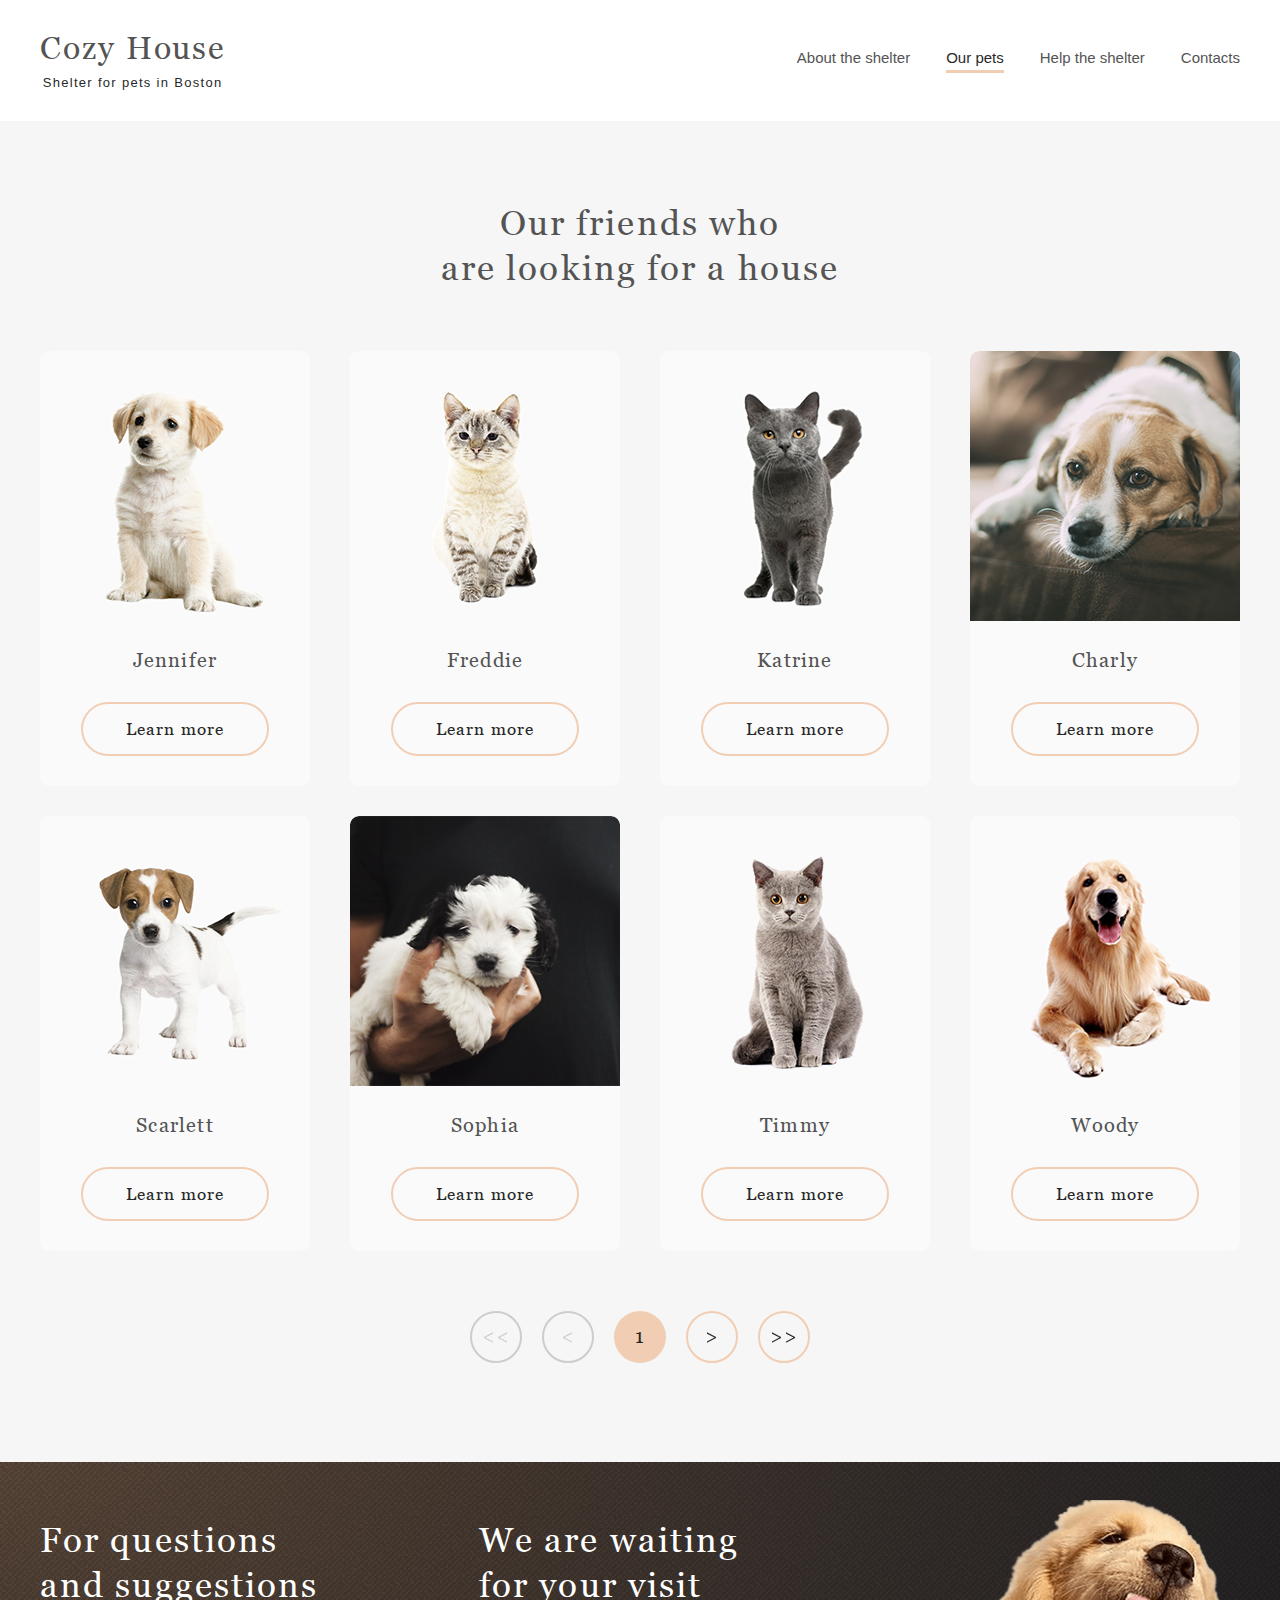
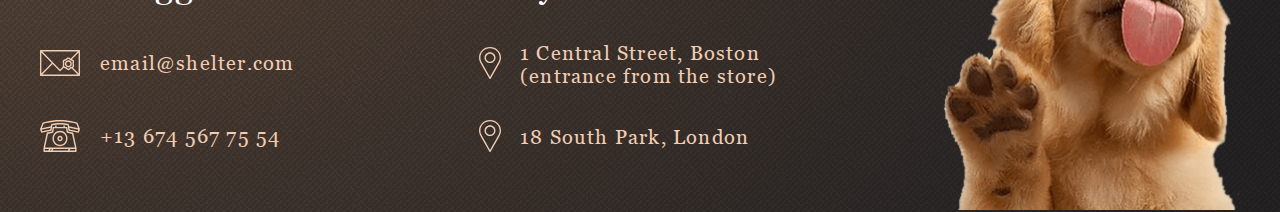
<file: pets.html>
<!DOCTYPE html>
<html lang="en">

<head>
  <meta charset="UTF-8">
  <meta http-equiv="X-UA-Compatible" content="IE=edge">
  <meta name="viewport" content="width=device-width, initial-scale=1.0">
  <link rel="shortcut icon" href="images/favicon.svg" type="image/x-icon">
  <link rel="stylesheet" href="style/style.css">
  <link rel="stylesheet" href="style/media.css">
  <title>Cozy House</title>
</head>

<body>
  <header class="container header flex">
    <a class="flex logo" href="index.html">
      <span class="logo-title logo-title--pets">Cozy House</span>
      <span class="logo-subtitle logo-subtitle--pets">Shelter for pets in Boston</span>
    </a>
    <nav class="nav flex">
      <p class="nav__par"><a class="nav__item nav__item--pets" href="index.html">About the shelter</a></p>
      <p class="nav__par"><a class="nav__item item-pets--active item--active nav__item--pets" href="#friends">Our
          pets</a></p>
      <p class="nav__par"><a class="nav__item nav__item--pets" href="index.html#help">Help the shelter</a></p>
      <p class="nav__par"><a class="nav__item nav__item--pets" href="#footer">Contacts</a></p>
    </nav>
    <div class="burger flex burger--pets">
      <span class="burger__line"></span>
      <span class="burger__line"></span>
      <span class="burger__line"></span>
    </div>
    <div class="header__nav flex">
      <div class="header__content flex">
        <nav class="nav flex">
          <p class="nav__par"><a class="nav__item" href="#about">About the shelter</a></p>
          <p class="nav__par"><a class="nav__item item--active" href="pets.html">Our pets</a></p>
          <p class="nav__par"><a class="nav__item" href="#help">Help the shelter</a></p>
          <p class="nav__par"><a class="nav__item" href="#footer">Contacts</a></p>
        </nav>
        <div class="burger-menu">
          <div class=" burger flex">
            <span class="burger__line"></span>
            <span class="burger__line"></span>
            <span class="burger__line"></span>
          </div>
        </div>
      </div>
    </div>
  </header>
  <main>
    <section class="friends friends--pets">
      <div class="container flex friends__container--pets">
        <h1 class="title title--friends title--pets">Our friends who
          are&nbsp;looking for a house</h1>
        <div class="swiper swiper--pets flex">
          <div class="swiper__items swiper__items--pets flex">
            <div class="swiper__item swiper__item--pets flex" data-path="item1" tabindex="1">
              <img class="swiper__img" src="images/friends/pets-katrine.jpg" alt="Katrine cat">
              <h3 class="title-small">Katrine</h3>
              <button class="btn btn--swiper">Learn more</button>
            </div>
            <div class="swiper__item swiper__item--pets flex" data-path="item2" tabindex="1">
              <img class="swiper__img" src="images/friends/pets-jennifer.jpg" alt="Jennifer dog">
              <h3 class="title-small">Jennifer</h3>
              <button class="btn btn--swiper">Learn more</button>
            </div>
            <div class="swiper__item swiper__item--pets flex" data-path="item3" tabindex="1">
              <img class="swiper__img" src="images/friends/pets-woody.jpg" alt="Woody dog">
              <h3 class="title-small">Woody</h3>
              <button class="btn btn--swiper">Learn more</button>
            </div>
            <div class="swiper__item swiper__item--pets flex" data-path="item4" tabindex="1">
              <img class="swiper__img" src="images/friends/pets-sophia.jpg" alt="Sophia dog">
              <h3 class="title-small">Sophia</h3>
              <button class="btn btn--swiper">Learn more</button>
            </div>
            <div class="swiper__item swiper__item--pets flex" data-path="item5" tabindex="1">
              <img class="swiper__img" src="images/friends/pets-timmy.jpg" alt="Timmy cat">
              <h3 class="title-small">Timmy</h3>
              <button class="btn btn--swiper">Learn more</button>
            </div>
            <div class="swiper__item swiper__item--pets flex" data-path="item6" tabindex="1">
              <img class="swiper__img" src="images/friends/pets-charly.jpg" alt="Charly dog">
              <h3 class="title-small">Charly</h3>
              <button class="btn btn--swiper">Learn more</button>
            </div>
            <div class="swiper__item swiper__item--pets flex" data-path="item7" tabindex="1">
              <img class="swiper__img" src="images/friends/pets-scarlet.jpg" alt="Scarlett dog">
              <h3 class="title-small">Scarlett</h3>
              <button class="btn btn--swiper">Learn more</button>
            </div>
            <div class="swiper__item swiper__item--pets flex" data-path="item8" tabindex="1">
              <img class="swiper__img" src="images/friends/pets-freddie.jpg" alt="Freddie cat">
              <h3 class="title-small">Freddie</h3>
              <button class="btn btn--swiper">Learn more</button>
            </div>
          </div>
        </div>
        <div class="popup-container flex">
          <div class="popup-item flex" data-target="item1">
            <div class="cross flex">
              <svg class="cross-icon" width="12" height="12" viewBox="0 0 12 12" fill="none"
                  xmlns="http://www.w3.org/2000/svg">
                  <path fill-rule="evenodd" clip-rule="evenodd"
                    d="M7.42618 6.00003L11.7046 1.72158C12.0985 1.32775 12.0985 0.689213 11.7046 0.295433C11.3108 -0.0984027 10.6723 -0.0984027 10.2785 0.295433L5.99998 4.57394L1.72148 0.295377C1.32765 -0.098459 0.68917 -0.098459 0.295334 0.295377C-0.0984448 0.689213 -0.0984448 1.32775 0.295334 1.72153L4.57383 5.99997L0.295334 10.2785C-0.0984448 10.6723 -0.0984448 11.3108 0.295334 11.7046C0.68917 12.0985 1.32765 12.0985 1.72148 11.7046L5.99998 7.42612L10.2785 11.7046C10.6723 12.0985 11.3108 12.0985 11.7046 11.7046C12.0985 11.3108 12.0985 10.6723 11.7046 10.2785L7.42618 6.00003Z"
                    fill="#292929" />
                </svg>
            </div>
            <div class="popup-item__container flex">
              <img class="popup-item__img" src="./images/friends/pets-katrine.jpg" alt="katrine">
              <div class="popup-item__content">
                <h3 class="title title--popup">Katrine</h3>
                <h4 class="title-small title-small--popup">Cat - British Shorthair</h4>
                <p class="descr descr--popup">Katrine is a beautiful girl. She is as soft as the finest velvet with a
                  thick lush fur. Will love you until the last breath she takes as long as you are the one. She is
                  picky about her affection. She loves cuddles and to stretch into your hands for a deeper
                  relaxations.</p>
                <ul class="popup__list">
                  <li class="popup__item"><b>Age:</b> 2 months</li>
                  <li class="popup__item"><b>Inoculations:</b> none</li>
                  <li class="popup__item"><b>Diseases</b> none</li>
                  <li class="popup__item"><b>Parasites:</b> none</li>
                </ul>
              </div>
            </div>
          </div>
          <div class="popup-item flex" data-target="item2">
            <div class="cross flex">
              <svg class="cross-icon" width="12" height="12" viewBox="0 0 12 12" fill="none"
                  xmlns="http://www.w3.org/2000/svg">
                  <path fill-rule="evenodd" clip-rule="evenodd"
                    d="M7.42618 6.00003L11.7046 1.72158C12.0985 1.32775 12.0985 0.689213 11.7046 0.295433C11.3108 -0.0984027 10.6723 -0.0984027 10.2785 0.295433L5.99998 4.57394L1.72148 0.295377C1.32765 -0.098459 0.68917 -0.098459 0.295334 0.295377C-0.0984448 0.689213 -0.0984448 1.32775 0.295334 1.72153L4.57383 5.99997L0.295334 10.2785C-0.0984448 10.6723 -0.0984448 11.3108 0.295334 11.7046C0.68917 12.0985 1.32765 12.0985 1.72148 11.7046L5.99998 7.42612L10.2785 11.7046C10.6723 12.0985 11.3108 12.0985 11.7046 11.7046C12.0985 11.3108 12.0985 10.6723 11.7046 10.2785L7.42618 6.00003Z"
                    fill="#292929" />
                </svg>
            </div>
            <div class="popup-item__container flex">
              <img class="popup-item__img" src="./images/friends/pets-jennifer.jpg" alt="Jennifer">
              <div class="popup-item__content">
                <h3 class="title title--popup">Jennifer</h3>
                <h4 class="title-small title-small--popup">Dog - Labrador</h4>
                <p class="descr descr--popup">Jennifer is a sweet 2 months old Labrador that is patiently waiting to
                  find a new forever home. This girl really enjoys being able to go outside to run and play, but won't
                  hesitate to play up a storm in the house if she has all of her favorite toys.</p>
                <ul class="popup__list">
                  <li class="popup__item"><b>Age:</b> 2 months</li>
                  <li class="popup__item"><b>Inoculations:</b> none</li>
                  <li class="popup__item"><b>Diseases</b> none</li>
                  <li class="popup__item"><b>Parasites:</b> none</li>
                </ul>
              </div>
            </div>
          </div>
          <div class="popup-item flex" data-target="item3">
            <div class="cross flex">
              <svg class="cross-icon" width="12" height="12" viewBox="0 0 12 12" fill="none"
                  xmlns="http://www.w3.org/2000/svg">
                  <path fill-rule="evenodd" clip-rule="evenodd"
                    d="M7.42618 6.00003L11.7046 1.72158C12.0985 1.32775 12.0985 0.689213 11.7046 0.295433C11.3108 -0.0984027 10.6723 -0.0984027 10.2785 0.295433L5.99998 4.57394L1.72148 0.295377C1.32765 -0.098459 0.68917 -0.098459 0.295334 0.295377C-0.0984448 0.689213 -0.0984448 1.32775 0.295334 1.72153L4.57383 5.99997L0.295334 10.2785C-0.0984448 10.6723 -0.0984448 11.3108 0.295334 11.7046C0.68917 12.0985 1.32765 12.0985 1.72148 11.7046L5.99998 7.42612L10.2785 11.7046C10.6723 12.0985 11.3108 12.0985 11.7046 11.7046C12.0985 11.3108 12.0985 10.6723 11.7046 10.2785L7.42618 6.00003Z"
                    fill="#292929" />
                </svg>
            </div>
            <div class="popup-item__container flex">
              <img class="popup-item__img" src="./images/friends/pets-woody.jpg" alt="Woody">
              <div class="popup-item__content">
                <h3 class="title title--popup">Woody</h3>
                <h4 class="title-small title-small--popup">Dog - Golden Retriever</h4>
                <p class="descr descr--popup">Woody is a handsome 3 1/2 year old boy. Woody does know basic commands
                  and is a smart pup. Since he is on the stronger side, he will learn a lot from your training. Woody
                  will be happier when he finds a new family that can spend a lot of time with him.</p>
                <ul class="popup__list">
                  <li class="popup__item"><b>Age:</b> 2 months</li>
                  <li class="popup__item"><b>Inoculations:</b> none</li>
                  <li class="popup__item"><b>Diseases</b> none</li>
                  <li class="popup__item"><b>Parasites:</b> none</li>
                </ul>
              </div>
            </div>
          </div>
          <div class="popup-item flex" data-target="item4">
            <div class="cross flex">
              <svg class="cross-icon" width="12" height="12" viewBox="0 0 12 12" fill="none"
                  xmlns="http://www.w3.org/2000/svg">
                  <path fill-rule="evenodd" clip-rule="evenodd"
                    d="M7.42618 6.00003L11.7046 1.72158C12.0985 1.32775 12.0985 0.689213 11.7046 0.295433C11.3108 -0.0984027 10.6723 -0.0984027 10.2785 0.295433L5.99998 4.57394L1.72148 0.295377C1.32765 -0.098459 0.68917 -0.098459 0.295334 0.295377C-0.0984448 0.689213 -0.0984448 1.32775 0.295334 1.72153L4.57383 5.99997L0.295334 10.2785C-0.0984448 10.6723 -0.0984448 11.3108 0.295334 11.7046C0.68917 12.0985 1.32765 12.0985 1.72148 11.7046L5.99998 7.42612L10.2785 11.7046C10.6723 12.0985 11.3108 12.0985 11.7046 11.7046C12.0985 11.3108 12.0985 10.6723 11.7046 10.2785L7.42618 6.00003Z"
                    fill="#292929" />
                </svg>
            </div>
            <div class="popup-item__container flex">
              <img class="popup-item__img" src="./images/friends/pets-sophia.jpg" alt="Sophia">
              <div class="popup-item__content">
                <h3 class="title title--popup">Sophia</h3>
                <h4 class="title-small title-small--popup">Dog - Shih tzu</h4>
                <p class="descr descr--popup">Sophia here and I'm looking for my forever home to live out the best
                  years of my life. I am full of energy. Everyday I'm learning new things, like how to walk on a
                  leash, go potty outside, bark and play with toys and I still need some practice.</p>
                <ul class="popup__list">
                  <li class="popup__item"><b>Age:</b> 2 months</li>
                  <li class="popup__item"><b>Inoculations:</b> none</li>
                  <li class="popup__item"><b>Diseases</b> none</li>
                  <li class="popup__item"><b>Parasites:</b> none</li>
                </ul>
              </div>
            </div>
          </div>
          <div class="popup-item flex" data-target="item5">
            <div class="cross flex">
              <svg class="cross-icon" width="12" height="12" viewBox="0 0 12 12" fill="none"
                  xmlns="http://www.w3.org/2000/svg">
                  <path fill-rule="evenodd" clip-rule="evenodd"
                    d="M7.42618 6.00003L11.7046 1.72158C12.0985 1.32775 12.0985 0.689213 11.7046 0.295433C11.3108 -0.0984027 10.6723 -0.0984027 10.2785 0.295433L5.99998 4.57394L1.72148 0.295377C1.32765 -0.098459 0.68917 -0.098459 0.295334 0.295377C-0.0984448 0.689213 -0.0984448 1.32775 0.295334 1.72153L4.57383 5.99997L0.295334 10.2785C-0.0984448 10.6723 -0.0984448 11.3108 0.295334 11.7046C0.68917 12.0985 1.32765 12.0985 1.72148 11.7046L5.99998 7.42612L10.2785 11.7046C10.6723 12.0985 11.3108 12.0985 11.7046 11.7046C12.0985 11.3108 12.0985 10.6723 11.7046 10.2785L7.42618 6.00003Z"
                    fill="#292929" />
                </svg>
            </div>
            <div class="popup-item__container flex">
              <img class="popup-item__img" src="./images/friends/pets-timmy.jpg" alt="Timmy">
              <div class="popup-item__content">
                <h3 class="title title--popup">Timmy</h3>
                <h4 class="title-small title-small--popup">Cat - British Shorthair</h4>
                <p class="descr descr--popup">Timmy is an adorable grey british shorthair male. He loves to play and
                  snuggle. He is neutered and up to date on age appropriate vaccinations. He can be chatty and enjoys
                  being held. Timmy has a lot to say and wants a person to share his thoughts with.</p>
                <ul class="popup__list">
                  <li class="popup__item"><b>Age:</b> 2 months</li>
                  <li class="popup__item"><b>Inoculations:</b> none</li>
                  <li class="popup__item"><b>Diseases</b> none</li>
                  <li class="popup__item"><b>Parasites:</b> none</li>
                </ul>
              </div>
            </div>
          </div>
          <div class="popup-item flex" data-target="item6">
            <div class="cross flex">
              <svg class="cross-icon" width="12" height="12" viewBox="0 0 12 12" fill="none"
                  xmlns="http://www.w3.org/2000/svg">
                  <path fill-rule="evenodd" clip-rule="evenodd"
                    d="M7.42618 6.00003L11.7046 1.72158C12.0985 1.32775 12.0985 0.689213 11.7046 0.295433C11.3108 -0.0984027 10.6723 -0.0984027 10.2785 0.295433L5.99998 4.57394L1.72148 0.295377C1.32765 -0.098459 0.68917 -0.098459 0.295334 0.295377C-0.0984448 0.689213 -0.0984448 1.32775 0.295334 1.72153L4.57383 5.99997L0.295334 10.2785C-0.0984448 10.6723 -0.0984448 11.3108 0.295334 11.7046C0.68917 12.0985 1.32765 12.0985 1.72148 11.7046L5.99998 7.42612L10.2785 11.7046C10.6723 12.0985 11.3108 12.0985 11.7046 11.7046C12.0985 11.3108 12.0985 10.6723 11.7046 10.2785L7.42618 6.00003Z"
                    fill="#292929" />
                </svg>
            </div>
            <div class="popup-item__container flex">
              <img class="popup-item__img" src="./images/friends/pets-charly.jpg" alt="Charly">
              <div class="popup-item__content">
                <h3 class="title title--popup">Charly</h3>
                <h4 class="title-small title-small--popup">Dog - Jack Russell Terrier </h4>
                <p class="descr descr--popup">This cute boy, Charly, is three years old and he likes adults and kids.
                  He isn’t fond of many other dogs, so he might do best in a single dog home. Charly has lots of
                  energy, and loves to run and play. We think a fenced yard would make him very happy.</p>
                <ul class="popup__list">
                  <li class="popup__item"><b>Age:</b> 2 months</li>
                  <li class="popup__item"><b>Inoculations:</b> none</li>
                  <li class="popup__item"><b>Diseases</b> none</li>
                  <li class="popup__item"><b>Parasites:</b> none</li>
                </ul>
              </div>
            </div>
          </div>
          <div class="popup-item flex" data-target="item7">
            <div class="cross flex">
              <svg class="cross-icon" width="12" height="12" viewBox="0 0 12 12" fill="none"
                  xmlns="http://www.w3.org/2000/svg">
                  <path fill-rule="evenodd" clip-rule="evenodd"
                    d="M7.42618 6.00003L11.7046 1.72158C12.0985 1.32775 12.0985 0.689213 11.7046 0.295433C11.3108 -0.0984027 10.6723 -0.0984027 10.2785 0.295433L5.99998 4.57394L1.72148 0.295377C1.32765 -0.098459 0.68917 -0.098459 0.295334 0.295377C-0.0984448 0.689213 -0.0984448 1.32775 0.295334 1.72153L4.57383 5.99997L0.295334 10.2785C-0.0984448 10.6723 -0.0984448 11.3108 0.295334 11.7046C0.68917 12.0985 1.32765 12.0985 1.72148 11.7046L5.99998 7.42612L10.2785 11.7046C10.6723 12.0985 11.3108 12.0985 11.7046 11.7046C12.0985 11.3108 12.0985 10.6723 11.7046 10.2785L7.42618 6.00003Z"
                    fill="#292929" />
                </svg>
            </div>
            <div class="popup-item__container flex">
              <img class="popup-item__img" src="./images/friends/pets-scarlet.jpg" alt="Scarlett">
              <div class="popup-item__content">
                <h3 class="title title--popup">Scarlett</h3>
                <h4 class="title-small title-small--popup">Dog - Jack Russell Terrier</h4>
                <p class="descr descr--popup">Scarlett is a happy, playful girl who will make you laugh and smile. She
                  forms a bond quickly and will make a loyal companion and a wonderful family dog or a good companion
                  for a single individual too since she likes to hang out and be with her human.</p>
                <ul class="popup__list">
                  <li class="popup__item"><b>Age:</b> 2 months</li>
                  <li class="popup__item"><b>Inoculations:</b> none</li>
                  <li class="popup__item"><b>Diseases</b> none</li>
                  <li class="popup__item"><b>Parasites:</b> none</li>
                </ul>
              </div>
            </div>
          </div>
          <div class="popup-item flex" data-target="item8">
            <div class="cross flex">
              <svg class="cross-icon" width="12" height="12" viewBox="0 0 12 12" fill="none"
                  xmlns="http://www.w3.org/2000/svg">
                  <path fill-rule="evenodd" clip-rule="evenodd"
                    d="M7.42618 6.00003L11.7046 1.72158C12.0985 1.32775 12.0985 0.689213 11.7046 0.295433C11.3108 -0.0984027 10.6723 -0.0984027 10.2785 0.295433L5.99998 4.57394L1.72148 0.295377C1.32765 -0.098459 0.68917 -0.098459 0.295334 0.295377C-0.0984448 0.689213 -0.0984448 1.32775 0.295334 1.72153L4.57383 5.99997L0.295334 10.2785C-0.0984448 10.6723 -0.0984448 11.3108 0.295334 11.7046C0.68917 12.0985 1.32765 12.0985 1.72148 11.7046L5.99998 7.42612L10.2785 11.7046C10.6723 12.0985 11.3108 12.0985 11.7046 11.7046C12.0985 11.3108 12.0985 10.6723 11.7046 10.2785L7.42618 6.00003Z"
                    fill="#292929" />
                </svg>
            </div>
            <div class="popup-item__container flex">
              <img class="popup-item__img" src="./images/friends/pets-freddie.jpg" alt="Freddie">
              <div class="popup-item__content">
                <h3 class="title title--popup">Freddie</h3>
                <h4 class="title-small title-small--popup">Cat - British Shorthair</h4>
                <p class="descr descr--popup">Freddie is a little shy at first, but very sweet when he warms up. He
                  likes playing with shoe strings and bottle caps. He is quick to learn the rhythms of his human's
                  daily life. Freddie has bounced around a lot in his life, and is looking to find his forever home.
                </p>
                <ul class="popup__list">
                  <li class="popup__item"><b>Age:</b> 2 months</li>
                  <li class="popup__item"><b>Inoculations:</b> none</li>
                  <li class="popup__item"><b>Diseases</b> none</li>
                  <li class="popup__item"><b>Parasites:</b> none</li>
                </ul>
              </div>
            </div>
          </div>

        </div>
        <div class="swiper-btn flex">
          <button class="btn btn--pagination btn--disabled btn-left-end">
            <svg width="52" height="52" viewBox="0 0 52 52" fill="none" xmlns="http://www.w3.org/2000/svg">
              <path
                d="M22.9469 31.7852L13.9137 27.0879V25.9844L22.9469 21.2871V22.625L15.4371 26.5312L22.9469 30.4473V31.7852ZM37.018 31.7852L27.9848 27.0879V25.9844L37.018 21.2871V22.625L29.5082 26.5312L37.018 30.4473V31.7852Z"
              />
              <rect x="1" y="1" width="50" height="50" rx="25" stroke-width="2" />
            </svg>
          </button>
          <button class="btn btn--pagination btn--disabled btn-left">
            <svg width="52" height="52" viewBox="0 0 52 52" fill="none" xmlns="http://www.w3.org/2000/svg">
              <path
                d="M29.9824 31.7852L20.9492 27.0879V25.9844L29.9824 21.2871V22.625L22.4727 26.5312L29.9824 30.4473V31.7852Z"
               />
              <rect x="1" y="1" width="50" height="50" rx="25" stroke-width="2" />
            </svg>
          </button>
          <div class="page flex">1</div>
          <button class="btn btn--pagination btn-right">
            <svg width="52" height="52" viewBox="0 0 52 52" fill="none" xmlns="http://www.w3.org/2000/svg">
              <path
                d="M30.041 27.0879L21.0078 31.7852V30.4473L28.5176 26.5312L21.0078 22.625V21.2871L30.041 25.9844V27.0879Z"
                />
              <rect x="1" y="1" width="50" height="50" rx="25" stroke-width="2" />
            </svg>
          </button>
          <button class="btn btn--pagination btn-right-end">
            <svg width="52" height="52" viewBox="0 0 52 52" fill="none" xmlns="http://www.w3.org/2000/svg">
              <path
                d="M23.0055 27.0879L13.9723 31.7852V30.4473L21.482 26.5312L13.9723 22.625V21.2871L23.0055 25.9844V27.0879ZM37.0766 27.0879L28.0434 31.7852V30.4473L35.5531 26.5312L28.0434 22.625V21.2871L37.0766 25.9844V27.0879Z"
                />
              <rect x="1" y="1" width="50" height="50" rx="25" stroke-width="2" />
            </svg>
          </button>

        </div>
      </div>
    </section>
  </main>
  <footer id="footer" class="footer gradient">
    <div class="container flex footer__container">
        <div class="footer__questions">
          <h2 class="title title--footer">For questions and suggestions</h2>
          <div class="footer__email">
            <a class="title-small title-small--footer" href="mailto:email@shelter.com">email@shelter.com</a>
          </div>
          <div class="footer__tel">
            <a class="title-small title-small--footer" href="tel:+136745677554">+13 674 567 75 54</a>
          </div>
        </div>
        <div class="footer__location">
          <h2 class="title title--footer">We are waiting for your visit</h2>
          <div class="footer__boston">
            <a class="title-small title-small--footer" href="https://goo.gl/maps/NjkpLzKREqiYKk3q9">1 Central Street,
              Boston (entrance from the store)</a>
          </div>
          <div class="footer__london">
            <a class="title-small title-small--footer" href="https://goo.gl/maps/rCnPvozQFYoU6MjF6">18 South Park,
              London</a>
          </div>
        </div>
      <picture class="footer__img">
        <source media="(max-width: 480px)" srcset="images/footer/footer-puppy320.jpg">
        <img src="images/footer/footer-puppy.jpg" alt="Puppy image">
      </picture>
    </div>

  </footer>
  <script src="./js/script.js"></script>
  <script src="./js/sliderPets.js"></script>
</body>

</html>
</file>
<file: style/style.css>
@font-face {
  font-family: 'Georgia';
  src: url('../fonts/Georgia-Italic.eot');
  src: url('../fonts/Georgia-Italic.eot?#iefix') format('embedded-opentype'),
    url('../fonts/Georgia-Italic.woff2') format('woff2'),
    url('../fonts/Georgia-Italic.woff') format('woff'),
    url('../fonts/Georgia-Italic.ttf') format('truetype'),
    url('../fonts/Georgia-Italic.svg#Georgia-Italic') format('svg');
  font-weight: normal;
  font-style: italic;
  font-display: swap;
}

@font-face {
  font-family: 'Georgia';
  src: url('../fonts/Georgia.eot');
  src: url('../fonts/Georgia.eot?#iefix') format('embedded-opentype'),
    url('../fonts/Georgia.woff2') format('woff2'),
    url('../fonts/Georgia.woff') format('woff'),
    url('../fonts/Georgia.ttf') format('truetype'),
    url('../fonts/Georgia.svg#Georgia') format('svg');
  font-weight: normal;
  font-style: normal;
  font-display: swap;
}

html {
  scroll-behavior: smooth;
  font-family: 'Georgia';
  font-size: 62.5%;
  font-weight: normal;
}

* {
  box-sizing: border-box;
}

body {
  margin: 0;
}

.flex {
  display: flex;
}

.btn {
  font-family: Georgia, 'Times New Roman', Times, serif;
  font-size: 1.7rem;
  line-height: 130%;
  letter-spacing: 0.102rem;
  padding: 1.5rem 4.5rem;
  border: none;
  background-color: var(--tan);
  text-align: center;
  border-radius: 10rem;
  transition: background-color 0.3s ease-in-out;
  color: var(--dark-3xl);
  cursor: pointer;
}

.btn:hover {
  background-color: var(--tan-light);
}

a {
  text-decoration: none;
  color: black;
}

.container {
  max-width: 1280px;
  margin: 0 auto;
  padding: 8rem 4rem 10rem;
}

.background {
  background: url(../images/hero/noise_transparent@2x.png), radial-gradient(100% 215.42% at 0% 0%, #5B483A 0%, #262425 100%);
}

.gradient {
  background: url(../images/hero/noise_transparent@2x.png), radial-gradient(100% 215.42% at 0% 0%, #5B483A 0%, #262425 100%);
}

:root {
  --tan: #F1CDB3;
  --tan-light: #FDDCC4;
  --light-s: #FAFAFA;
  --light-l: #F6F6F6;
  --dark-s: #CDCDCD;
  --dark-m: #B2B2B2;
  --dark-l: #545454;
  --dark-xl: #4C4C4C;
  --dark_2xl: #444444;
  --dark-3xl: #292929;
}

/* header */

.header {
  justify-content: space-between;
  padding: 3.1rem 4rem;
}

.logo {
  flex-direction: column;
  align-items: center;
}



.logo-title {
  margin-bottom: 0.9rem;
  font-size: 3.2rem;
  line-height: 110%;
  letter-spacing: 0.192rem;
  color: var(--tan);
  transition: color 0.3s ease-in-out;
}

.logo-subtitle {
  font-family: Arial;
  font-size: 1.3rem;
  line-height: 15px;
  letter-spacing: 0.13rem;
  color: white;
}

.logo:hover .logo-title {
  color: white;
}

.logo:hover .logo-title {
  color: white;
}

.nav {
  justify-content: space-between;
  padding: 1.5rem 0;
  font-family: Arial;
}

.nav__par {
  margin: 0;
  transition: border-bottom 0.3s ease-in-out;
}

.nav__par:not(:last-child) {
  margin-right: 3.6rem;
}

.nav__par:active {
  border-bottom: 3px solid var(--tan);
}

.nav__item {
  font-size: 1.5rem;
  line-height: 160%;
  color: var(--dark-s);
  transition: color 0.3s ease-in-out;
}

.nav__item:hover {
  color: var(--light-s);
}

.item--active {
  position: relative;
  color: var(--light-s);
}

.item--active::after {
  content: '';
  position: absolute;
  bottom: -0.7rem;
  left: 0;
  width: 100%;
  height: 0.3rem;
  background-color: var(--tan);
}

/*hero*/

.hero {
  padding: 22.3rem 4rem 0;
  height: 78.5rem;
  background-image: url(../images/hero/puppy.png);
  background-repeat: no-repeat;
  background-size: 69.8rem 72.8rem;
  background-position: right 4.2rem bottom;
}

.main-title {
  width: calc((310 / 1200) * 100%);
  min-width: 310px;
  margin: 0;
  margin-bottom: 4.1rem;
  font-size: 4.4rem;
  line-height: 130%;
  color: #FFFFFF;
}

.descr {
  width: calc((460 / 1200) * 100%);
  min-width: 460px;
  margin: 0;
  margin-bottom: 5.6rem;
  font-family: Arial;
  font-size: 1.5rem;
  line-height: 160%;
  color: var(--dark-s);
}

/* about */

.about {
  background-color: white;
}

.about__container {
  justify-content: center;
  padding: 8rem 4rem 10rem;
}

.about__img {
  margin-right: 12rem;
}

.about__content {
  width: calc((430 / 1200) * 100%);
  padding: 1.7rem 0 0;
  flex-direction: column;
}

.title {
  width: calc((370 / 430) * 100%);
  min-width: 370px;
  margin: 0;
  margin-bottom: 2.4rem;
  font-weight: 400;
  font-size: 3.5rem;
  line-height: 128%;
  letter-spacing: 0.21rem;
  color: var(--dark-l);
}

.descr--about {
  min-width: 100%;
  margin-bottom: 0;
  color: var(--dark-xl);
}

.descr--about:not(:last-child) {
  margin-bottom: 2.5rem;
}

/* friends */

.friends {
  background-color: var(--light-l);
}

.friends__container {
  flex-direction: column;
  align-items: center;
  padding: 8.1rem 4rem 10rem;
}

.title--friends {
  width: calc((400 / 1200) * 100%);
  min-width: 400px;
  margin: 0 auto;
  margin-bottom: 6rem;
  text-align: center;
}

.swiper {
  width: 100%;
  margin-bottom: 6rem;
  justify-content: space-between;
  align-items: center;
}

.swiper__items {
  display: flex;
  justify-content: center;
  overflow: hidden;
}

.item {
  width: 990px;
  gap: 90px;
}

.swiper__visible {
  width: 1070px;
  justify-content: center;
  position: relative;
  left: -1070px;
  gap: 80px;
}

.swiper__item {
  display: flex;
  max-width: 270px;
  flex-direction: column;
  align-items: center;
  background-color: var(--light-s);
  border-radius: 0.9rem;
  transition: background-color 0.3s ease-in-out;
  cursor: pointer;
}

.swiper__img {
  border-radius: 9px 9px 0px 0px;
}

.swiper__item:hover {
  background-color: white;
}

.btn--swiper {
  margin-bottom: 3rem;
  padding: 1.4rem 4.3rem;
  border: 0.2rem solid var(--tan);
  background-color: var(--light-s);
  transition: background-color 0.3s ease-in-out, border 0.3s ease-in-out;
}

.swiper__item:hover .btn--swiper {
  padding: 1.4rem 4.3rem;
  border: 0.2rem solid var(--tan-light);
  background-color: var(--tan-light);
}

.title-small {
  margin: 0;
  margin-bottom: 3rem;
  font-weight: 400;
  font-size: 2rem;
  line-height: 2.3rem;
  text-align: center;
  letter-spacing: 0.12rem;
  color: var(--dark-l);
}

.swiper__img {
  margin-bottom: 2.8rem;
}

.btn--friends {
  width: 261px;
  padding: 1.5rem 4rem;
}

.swiper__prev,
.swiper__next {
  width: 52px;
  height: 52px;
  border-radius: 50%;
  cursor: pointer;
  transition: background-image 0.3s ease-in-out;
}

.swiper__prev {
  background-image: url("data:image/svg+xml,%3Csvg width='52' height='52' viewBox='0 0 52 52' fill='none' xmlns='http://www.w3.org/2000/svg'%3E%3Cpath d='M33 25V27H22V29L19 26L22 23V25H33Z' fill='%23292929'/%3E%3Crect x='1' y='1' width='50' height='50' rx='25' stroke='%23F1CDB3' stroke-width='2'/%3E%3C/svg%3E%0A");
  background-repeat: no-repeat no-repeat;
  background-position: center center;
  background-size: cover;
}

.swiper__next {
  background-image: url("data:image/svg+xml,%3Csvg width='52' height='52' viewBox='0 0 52 52' fill='none' xmlns='http://www.w3.org/2000/svg'%3E%3Cpath d='M19 27V25H30V23L33 26L30 29V27H19Z' fill='%23292929'/%3E%3Crect x='51' y='51' width='50' height='50' rx='25' transform='rotate(-180 51 51)' stroke='%23F1CDB3' stroke-width='2'/%3E%3C/svg%3E ");
  background-repeat: no-repeat no-repeat;
  background-position: center center;
  background-size: cover;
}

.swiper__prev:hover {
  background-image: url("data:image/svg+xml,%3Csvg width='52' height='52' viewBox='0 0 52 52' fill='none' xmlns='http://www.w3.org/2000/svg'%3E%3Crect width='52' height='52' rx='26' fill='%23FDDCC4'/%3E%3Cpath d='M33 25V27H22V29L19 26L22 23V25H33Z' fill='%23292929'/%3E%3C/svg%3E ");
}

.swiper__next:hover {
  background-image: url("data:image/svg+xml,%3Csvg width='52' height='52' viewBox='0 0 52 52' fill='none' xmlns='http://www.w3.org/2000/svg'%3E%3Crect width='52' height='52' rx='26' transform='matrix(-1 0 0 1 52 0)' fill='%23FDDCC4'/%3E%3Cpath d='M19 25V27H30V29L33 26L30 23V25H19Z' fill='%23292929'/%3E%3C/svg%3E ");
}

/* help */

.help {
  background-color: white;
}

.help__container {
  flex-direction: column;
  align-items: center;
  padding-bottom: 4.5rem;
}

.title--help {
  width: calc((310 / 1200) * 100%);
  margin-bottom: 6rem;
  text-align: center;
}

.help__cards {
  justify-content: center;
  flex-wrap: wrap;
  column-gap: 12rem;
}

.help__item {
  flex-direction: column;
  align-items: center;
  margin-bottom: 2.5rem;
}

.help__item svg {
  margin-bottom: 3rem;
}

/* donation */

.donation {
  background-color: var(--light-l);
}

.donation__container {
  justify-content: center;
  padding-bottom: 9.9rem;
}

.donation__content {
  max-width: 380px;
}

.donation__img {
  margin-top: 1rem;
  margin-right: 3rem;
}

.title--donation {
  min-width: 300px;
  margin-bottom: 2.2rem;
}

.descrthree {
  margin: 0;
  margin-bottom: 1.9rem;
  font-size: 1.5rem;
  line-height: 110%;
  letter-spacing: 0.09rem;
  color: var(--dark-l);
}

.descrtwo {
  margin: 0;
  font-size: 2rem;
  line-height: 115%;
  letter-spacing: 0.12rem;
}

.descrtwo a {
  color: var(--dark-l);
}

.descrtwo--donation {
  margin-bottom: 2rem;
  max-width: 349px;
  min-width: 250px;
  padding: 0.9rem 1rem 1rem 6rem;
  background-color: var(--tan);
  background-image: url(../images/donation/credit-card.png);
  background-repeat: no-repeat;
  background-position: left 1.5rem center;
  border-radius: 0.9rem;
}

.donation__legal {
  margin: 0;
  width: 380px;
  font-family: Arial;
  font-style: italic;
  font-weight: 400;
  font-size: 1.2rem;
  line-height: 150%;
  color: var(--dark-m);
}

/* footer */

.footer__container {
  justify-content: space-between;
  padding: 5.6rem 4rem 0;
}

.title--footer {
  width: 280px;
  min-width: 278px;
  font-style: normal;
  color: white;
}

.footer__address {
  justify-content: space-between;
  width: calc((740 / 1200) * 100%);
}

.footer__email {
  margin-bottom: 1rem;
  padding: 2rem 0 2rem 6rem;
  background-image: url("data:image/svg+xml,%3Csvg width='40' height='32' viewBox='0 0 40 32' fill='none' xmlns='http://www.w3.org/2000/svg'%3E%3Cpath d='M39.315 3H0.684964C0.5033 3 0.329077 3.07325 0.200621 3.20362C0.0721657 3.334 0 3.51084 0 3.69522V28.3048C0 28.4892 0.0721657 28.666 0.200621 28.7964C0.329077 28.9268 0.5033 29 0.684964 29H39.315C39.4967 29 39.6709 28.9268 39.7994 28.7964C39.9278 28.666 40 28.4892 40 28.3048V3.69522C40 3.51084 39.9278 3.334 39.7994 3.20362C39.6709 3.07325 39.4967 3 39.315 3ZM32.5774 18.0331C32.6846 18.5259 32.7954 19.0355 32.6513 19.2882C32.4966 19.5596 31.9966 19.7173 31.5131 19.8699C31.1316 19.9902 30.7373 20.1147 30.3857 20.3212C30.0461 20.5206 29.7523 20.8001 29.4683 21.0704C29.0772 21.4426 28.7079 21.794 28.374 21.794C28.04 21.794 27.6706 21.4425 27.2797 21.0704C26.9956 20.8001 26.7018 20.5205 26.3622 20.3212C26.0107 20.1147 25.6163 19.9903 25.2348 19.8699C24.7513 19.7173 24.2513 19.5596 24.0967 19.2882C23.9526 19.0355 24.0633 18.5259 24.1705 18.0331C24.2584 17.6285 24.3493 17.2103 24.3493 16.7821C24.3493 16.354 24.2584 15.9356 24.1705 15.5311C24.0633 15.0383 23.9526 14.5288 24.0967 14.2759C24.2513 14.0046 24.7513 13.8468 25.2348 13.6942C25.6163 13.5739 26.0107 13.4494 26.3622 13.243C26.7018 13.0435 26.9956 12.764 27.2797 12.4937C27.6706 12.1216 28.04 11.7701 28.374 11.7701C28.7079 11.7701 29.0773 12.1216 29.4683 12.4937C29.7523 12.764 30.0461 13.0435 30.3857 13.243C30.7373 13.4493 31.1316 13.5738 31.5131 13.6941C31.9966 13.8467 32.4966 14.0045 32.6512 14.2758C32.7954 14.5286 32.6846 15.0381 32.5774 15.5309C32.4895 15.9354 32.3986 16.3537 32.3986 16.7819C32.3986 17.2102 32.4895 17.6286 32.5774 18.0331ZM30.5975 11.6608C30.5345 11.6024 30.4705 11.5416 30.4053 11.4795C29.8904 10.9896 29.2497 10.3798 28.374 10.3798C27.4982 10.3798 26.8575 10.9896 26.3426 11.4795C26.1045 11.7061 25.8796 11.9201 25.6761 12.0396C25.4574 12.168 25.1518 12.2645 24.8281 12.3666C24.1276 12.5876 23.3336 12.8381 22.9109 13.5797C22.5001 14.3004 22.6768 15.1134 22.8328 15.8307C22.9081 16.1777 22.9794 16.5055 22.9794 16.7821C22.9794 17.0587 22.9081 17.3866 22.8328 17.7336C22.6975 18.3556 22.5473 19.0496 22.7775 19.693L19.9997 22.5464L2.32449 4.39044H37.6748L30.5975 11.6608ZM11.7007 16L1.36993 26.6116V5.38812L11.7007 16ZM12.6635 16.989L19.5124 24.0242C19.5761 24.0896 19.6519 24.1416 19.7356 24.177C19.8192 24.2125 19.9089 24.2308 19.9996 24.2308C20.0902 24.2308 20.18 24.2125 20.2636 24.177C20.3472 24.1416 20.4231 24.0896 20.4868 24.0242L23.6841 20.7398C24.044 20.9494 24.4495 21.0781 24.8281 21.1976C25.1518 21.2997 25.4575 21.3962 25.6761 21.5245C25.8796 21.644 26.1044 21.8581 26.3426 22.0846C26.8575 22.5746 27.4982 23.1844 28.374 23.1844C29.2496 23.1844 29.8904 22.5746 30.4053 22.0846C30.6434 21.858 30.8682 21.644 31.0718 21.5244C31.2043 21.4466 31.3691 21.3806 31.5502 21.3179L37.675 27.6094H2.32431L12.6635 16.989ZM32.9664 20.7946C33.3117 20.6108 33.6223 20.3612 33.8371 19.9846C34.2479 19.2639 34.0711 18.4508 33.9151 17.7336C33.8398 17.3866 33.7686 17.0587 33.7686 16.7821C33.7686 16.5055 33.8398 16.1777 33.9151 15.8307C34.0711 15.1134 34.2479 14.3005 33.837 13.5797C33.4142 12.8381 32.6203 12.5876 31.9197 12.3666L31.8559 12.3463L38.6301 5.38738V26.6122L32.9664 20.7946Z' fill='%23F1CDB3'/%3E%3Cpath d='M28.374 13.2424C26.451 13.2424 24.8865 14.8302 24.8865 16.782C24.8865 18.7337 26.451 20.3215 28.374 20.3215C30.297 20.3215 31.8614 18.7337 31.8614 16.782C31.8614 14.8302 30.2969 13.2424 28.374 13.2424ZM28.374 18.9311C27.2064 18.9311 26.2564 17.967 26.2564 16.782C26.2564 15.5969 27.2063 14.6328 28.374 14.6328C29.5416 14.6328 30.4915 15.5969 30.4915 16.782C30.4915 17.967 29.5415 18.9311 28.374 18.9311Z' fill='%23F1CDB3'/%3E%3C/svg%3E%0A");
  background-repeat: no-repeat;
  background-position: left center;
  background-size: 4rem 3.2rem;
}

.footer__email a {
  transition: color 0.3s ease-in-out;
}

.footer__email:hover a {
  color: white;
}

.title-small--footer {
  font-style: normal;
  color: var(--tan);
}

.footer__tel {
  padding: 2rem 0 2rem 6rem;
  background-image: url("data:image/svg+xml,%3Csvg width='40' height='32' viewBox='0 0 40 32' fill='none' xmlns='http://www.w3.org/2000/svg'%3E%3Cpath d='M39.9461 8.89543L37.5102 2.9049C37.4685 2.80251 37.4043 2.71139 37.3226 2.63868C37.2408 2.56598 37.1437 2.51367 37.0389 2.48585L34.111 1.70799C25.5388 -0.569376 14.4609 -0.569281 5.88906 1.70799L2.96105 2.48585C2.85626 2.51367 2.75918 2.56598 2.67743 2.63868C2.59568 2.71139 2.53147 2.80251 2.48984 2.9049L0.0539764 8.89543C-0.0131281 9.06038 -0.0178273 9.24503 0.0407965 9.41333L1.01509 12.2089C1.07166 12.3713 1.18339 12.5075 1.32986 12.5925C1.47633 12.6775 1.64776 12.7056 1.8128 12.6717L11.0692 10.7747C11.2084 10.7462 11.3359 10.675 11.4348 10.5706C11.5337 10.4661 11.5993 10.3334 11.623 10.19L12.4245 5.32594C16.8365 4.18994 23.1635 4.18994 27.5753 5.32594L28.3769 10.19C28.4006 10.3335 28.4662 10.4663 28.5651 10.5707C28.664 10.6751 28.7915 10.7463 28.9307 10.7748L38.187 12.6718C38.3521 12.7056 38.5234 12.6774 38.6699 12.5924C38.8164 12.5075 38.9281 12.3714 38.9848 12.209L39.9592 9.41343C40.0178 9.2451 40.0131 9.06043 39.9461 8.89543ZM2.13193 11.1412L1.63183 9.70624L10.5973 7.78606L10.321 9.46295L2.13193 11.1412ZM11.6222 4.0568C11.4935 4.09314 11.3777 4.16636 11.2883 4.26784C11.1989 4.36933 11.1396 4.49486 11.1174 4.62969L10.848 6.26453L1.85991 8.1896L3.65015 3.78707L6.2409 3.09877C14.5991 0.878304 25.4007 0.878208 33.7593 3.09877L36.35 3.78707L38.1403 8.1896L29.1522 6.26453L28.8828 4.62969C28.8606 4.49487 28.8013 4.36936 28.7119 4.26788C28.6224 4.1664 28.5066 4.09318 28.378 4.0568C23.6016 2.70615 16.3984 2.70615 11.6222 4.0568ZM37.8681 11.1412L29.6792 9.46295L29.4028 7.78606L38.3682 9.70624L37.8681 11.1412Z' fill='%23F1CDB3'/%3E%3Cpath d='M33.2901 13.1186C33.261 12.9842 33.1948 12.8612 33.0995 12.7643C33.0041 12.6673 32.8836 12.6005 32.7522 12.5717L27.9776 11.526L27.3764 7.51395C27.351 7.34431 27.2672 7.18959 27.1401 7.07781C27.013 6.96603 26.851 6.90458 26.6835 6.90458H24.814V5.96398C24.814 5.56724 24.5002 5.2456 24.1129 5.2456C23.7257 5.2456 23.4119 5.56724 23.4119 5.96398V6.90458H16.5882V5.96398C16.5882 5.56724 16.2744 5.2456 15.8871 5.2456C15.4999 5.2456 15.1861 5.56724 15.1861 5.96398V6.90458H13.3166C13.1491 6.90458 12.9871 6.96603 12.86 7.07781C12.7329 7.18959 12.6491 7.34431 12.6237 7.51395L12.0224 11.526L7.24791 12.5717C7.11654 12.6005 6.996 12.6673 6.90063 12.7643C6.80527 12.8612 6.73908 12.9842 6.70996 13.1186L3.46796 28.0878C3.45692 28.1389 3.45134 28.1911 3.45132 28.2434V31.2816C3.45132 31.4721 3.52519 31.6549 3.65666 31.7896C3.78814 31.9243 3.96645 32 4.15239 32H35.8477C36.0336 32 36.212 31.9243 36.3434 31.7896C36.4749 31.6549 36.5488 31.4721 36.5488 31.2816V28.2434C36.5488 28.1911 36.5432 28.1389 36.5321 28.0878L33.2901 13.1186ZM7.98131 13.8802L12.7885 12.8273C12.9276 12.7968 13.0544 12.7238 13.152 12.6178C13.2496 12.5118 13.3134 12.3779 13.335 12.2338L13.9183 8.34134H26.0819L26.6651 12.2338C26.6867 12.3779 26.7505 12.5118 26.8481 12.6178C26.9457 12.7238 27.0725 12.7968 27.2115 12.8273L32.0189 13.8802L34.9741 27.5251H5.0261L7.98131 13.8802ZM11.7966 28.9618L10.8935 30.5632H9.82782L10.7309 28.9618H11.7966ZM13.416 28.9618H28.6721L27.769 30.5632H12.513L13.416 28.9618ZM4.85345 28.9618H9.11142L8.20836 30.5632H4.85345V28.9618ZM29.3885 30.5632L30.2916 28.9618H35.1466V30.5632H29.3885Z' fill='%23F1CDB3'/%3E%3Cpath d='M20 26.1606C24.1492 26.1606 27.5248 22.7016 27.5248 18.45C27.5248 14.1983 24.1492 10.7393 20 10.7393C15.8509 10.7393 12.4753 14.1983 12.4753 18.45C12.4753 22.7016 15.8509 26.1606 20 26.1606ZM20 12.1761C23.3761 12.1761 26.1227 14.9905 26.1227 18.45C26.1227 21.9094 23.3761 24.7238 20 24.7238C16.624 24.7238 13.8774 21.9094 13.8774 18.45C13.8774 14.9905 16.624 12.1761 20 12.1761Z' fill='%23F1CDB3'/%3E%3Cpath d='M20 21.1847C21.4717 21.1847 22.6691 19.9578 22.6691 18.4497C22.6691 16.9416 21.4717 15.7147 20 15.7147C18.5283 15.7147 17.3309 16.9416 17.3309 18.4497C17.3309 19.9578 18.5283 21.1847 20 21.1847ZM20 17.1514C20.6987 17.1514 21.267 17.7338 21.267 18.4497C21.267 19.1656 20.6987 19.7479 20 19.7479C19.3014 19.7479 18.733 19.1656 18.733 18.4497C18.733 17.7339 19.3014 17.1514 20 17.1514Z' fill='%23F1CDB3'/%3E%3C/svg%3E%0A");
  background-repeat: no-repeat;
  background-position: left center;
  background-size: 4rem 3.2rem;
}

.footer__tel a {
  transition: color 0.3s ease-in-out;
}

.footer__tel:hover a {
  color: white;
}

.footer__boston {
  width: 302px;
  padding: 1rem 0 1.8rem 4.1rem;
  background-image: url("data:image/svg+xml,%3Csvg width='22' height='32' viewBox='0 0 22 32' fill='none' xmlns='http://www.w3.org/2000/svg'%3E%3Cpath d='M11 0C4.93475 0 3.05176e-05 4.78519 3.05176e-05 10.6667C3.05176e-05 12.4323 0.455262 14.1829 1.32067 15.7357L10.3985 31.6562C10.5193 31.8685 10.7496 32 11 32C11.2504 32 11.4807 31.8685 11.6016 31.6562L20.6827 15.7304C21.5448 14.1829 22 12.4323 22 10.6666C22 4.78519 17.0653 0 11 0ZM19.4762 15.0905L11 29.9557L2.52717 15.0964C1.7732 13.7435 1.37507 12.2116 1.37507 10.6667C1.37507 5.52019 5.69278 1.33337 11 1.33337C16.3073 1.33337 20.625 5.52025 20.625 10.6667C20.625 12.2116 20.2269 13.7435 19.4762 15.0905Z' fill='%23F1CDB3'/%3E%3Cpath d='M11 5.33329C7.9674 5.33329 5.50008 7.72585 5.50008 10.6666C5.50008 13.6074 7.9674 16 11 16C14.0327 16 16.5 13.6074 16.5 10.6667C16.5 7.72592 14.0327 5.33329 11 5.33329ZM11 14.6667C8.72537 14.6667 6.87505 12.8724 6.87505 10.6667C6.87505 8.46092 8.72537 6.66667 11 6.66667C13.2747 6.66667 15.125 8.46092 15.125 10.6667C15.125 12.8724 13.2747 14.6667 11 14.6667Z' fill='%23F1CDB3'/%3E%3C/svg%3E%0A");
  background-size: 4rem 3.2rem;
  background-position: top 1.5rem left -0.9rem;
  background-repeat: no-repeat;
}

.footer__boston a {
  transition: color 0.3s ease-in-out;
}

.footer__boston:hover a {
  color: white;
}

.footer__london {
  padding: 2rem 0 2rem 4.1rem;
  background-image: url("data:image/svg+xml,%3Csvg width='22' height='32' viewBox='0 0 22 32' fill='none' xmlns='http://www.w3.org/2000/svg'%3E%3Cpath d='M11 0C4.93475 0 3.05176e-05 4.78519 3.05176e-05 10.6667C3.05176e-05 12.4323 0.455262 14.1829 1.32067 15.7357L10.3985 31.6562C10.5193 31.8685 10.7496 32 11 32C11.2504 32 11.4807 31.8685 11.6016 31.6562L20.6827 15.7304C21.5448 14.1829 22 12.4323 22 10.6666C22 4.78519 17.0653 0 11 0ZM19.4762 15.0905L11 29.9557L2.52717 15.0964C1.7732 13.7435 1.37507 12.2116 1.37507 10.6667C1.37507 5.52019 5.69278 1.33337 11 1.33337C16.3073 1.33337 20.625 5.52025 20.625 10.6667C20.625 12.2116 20.2269 13.7435 19.4762 15.0905Z' fill='%23F1CDB3'/%3E%3Cpath d='M11 5.33329C7.9674 5.33329 5.50008 7.72585 5.50008 10.6666C5.50008 13.6074 7.9674 16 11 16C14.0327 16 16.5 13.6074 16.5 10.6667C16.5 7.72592 14.0327 5.33329 11 5.33329ZM11 14.6667C8.72537 14.6667 6.87505 12.8724 6.87505 10.6667C6.87505 8.46092 8.72537 6.66667 11 6.66667C13.2747 6.66667 15.125 8.46092 15.125 10.6667C15.125 12.8724 13.2747 14.6667 11 14.6667Z' fill='%23F1CDB3'/%3E%3C/svg%3E%0A");
  background-repeat: no-repeat;
  background-position: top 1.4rem left -0.9rem;
  background-size: 4rem 3.2rem;
  background-repeat: no-repeat;
}

.footer__london a {
  transition: color 0.3s ease-in-out;
}

.footer__london:hover a {
  color: white;
}

.footer__img {
  margin-top: -1.8rem;
}

/* pets header */

.logo-title--pets {
  color: var(--dark-l);
  transition: color 0.3s ease-in-out;
}

.logo:hover .logo-title--pets {
  color: var(--dark-3xl);
}

.logo-subtitle--pets {
  color: var(--dark-3xl);
}

.nav__item--pets {
  color: var(--dark-l);
  transition: color 0.3s ease-in-out;
}

.item-pets--active {
  color: var(--dark-3xl);
}

.nav__item--pets:hover {
  color: var(--dark-3xl);
}

/* pets friends */

.swiper__items--pets {
  flex-wrap: wrap;
  justify-content: center;
  width: 100%;
  column-gap: 4rem;
}

.swiper__item--pets {
  margin-bottom: 3rem;
}

.friends__container--pets {
  flex-direction: column;
  align-items: center;
  padding: 8rem 4rem 9.9rem;
}

.page {
  justify-content: center;
  align-items: center;
  margin-right: 2rem;
  width: 5.2rem;
  height: 5.2rem;
  font-size: 2rem;
  line-height: 115%;
  letter-spacing: 0.12rem;
  color: var(--dark-3xl);
  border-radius: 50%;
  background-color: var(--tan);
  cursor: pointer;
}

.btn--pagination:not(:last-child) {
  margin-right: 2rem;
}

.swiper--pets {
  margin-bottom: 3rem;
}

.btn--pagination {
  width: 52px;
  height: 52px;
  border-radius: 50%;
  background-color: transparent;
  padding: 0;
}

.btn--pagination rect {
  stroke: var(--tan);
}

.btn--pagination path {
  fill: #292929;
}

.btn--pagination:hover {
  background-color: var(--tan);
}

/* burger */

.burger--pets .burger__line {
  background-color: black;
}

.burger {
  display: none;
  flex-direction: column;
  justify-content: space-between;
  width: 3rem;
  height: 2.2rem;
}

.burger__line {
  width: 100%;
  height: 0.2rem;
  background-color: var(--tan);
}

.arrows {
  display: none;
}

.header__content {
  flex-direction: column-reverse;
  justify-content: flex-end;
  align-items: flex-end;
  width: 32rem;
  height: 100vh;
  padding: 16.2rem 2rem 5rem 2rem;
  background-color: var(--dark-3xl);
}

.header__nav {
  position: fixed;
  justify-content: flex-end;
  top: 0;
  left: 0;
  width: 100%;
  height: auto;
  visibility: hidden;
  background-color: rgba(41, 41, 41, 0.6);
  transform: translateX(120%);
  transition: transform 0.7s ease-in-out, visibility 0.3s ease-in-out;
}

.stop-scroll {
  overflow: hidden;
}

.burger-menu--active {
  position: absolute;
  z-index: 15;
  top: 5.1rem;
  right: 2rem;
  margin-bottom: 16.2rem;
}

/* slider */

@keyframes move-left {
  from {
    left: -1070px;
  }

  to {
    left: 0px;
  }
}

.transition-left {
  animation-name: move-left;
  animation-duration: 3s;
}

@keyframes move-right {
  from {
    left: -1070px;
  }

  to {
    left: -2140px;
  }
}

.transition-right {
  animation-name: move-right;
  animation-duration: 3s;
}

/* popup */

.popup-container {
  display: none;
  justify-content: center;
  align-items: center;
  position: fixed;
  z-index: 2;
  top: 0;
  width: 100%;
  height: 100vh;
  background-color: rgba(41, 41, 41, 0.6);
}

.popup-item {
  display: none;
  max-width: 952px;
  position: relative;
  flex-direction: column;
  align-items: flex-end;
}

.cross {
  margin-right: -42px;
  max-width: 952px;
  justify-content: center;
  align-items: center;
  width: 52px;
  height: 52px;
  border: 2px solid var(--tan);
  border-radius: 50%;
  cursor: pointer;
  transition: background-color 0.3s ease-in-out;
}

.cross-icon {
  transition: transform 0.5s ease-in-out;
}

.cross:hover {
  background-color: var(--tan);
}

.cross:hover .cross-icon {
  transform: rotate(180deg)
}

.popup-item__img {
  width: calc((500 / 900) * 100%);
}

.popup-item__container {
  max-width: 900px;
  height: 500px;
  border-radius: 9px;
  overflow: hidden;
  background-color: var(--light-s);
}

.popup-item__content {
  padding: 50px 20px 0 30px;
  width: calc((400 / 900) * 100%);
}

.title--popup {
  margin-bottom: 1rem;
  color: black;
}

.title-small--popup {
  margin-bottom: 4rem;
  text-align: left;
  color: black;
}

.descr--popup {
  line-height: 115%;
  color: black;
  min-width: 0;
  width: 100%;
}

.popup__list {
  padding-left: 1.4rem;
}

.popup__list ::marker {
  color: var(--tan);
}

.popup__item {
  font-size: 1.5rem;
  line-height: 110%;
  letter-spacing: 0.09rem;
}

.popup__item:not(:last-child) {
  margin-bottom: 1.1rem;
}

.popup-container--active {
  display: flex;
}

.popup-container--active .popup-item--active {
  display: flex;
}

/* slider pets */

.btn--disabled {
  pointer-events: none;
}

.btn--disabled rect {
  stroke: var(--dark-s);
}

.btn--disabled path {
  fill: var(--dark-s);
}

.btn--disabled:hover {
  cursor: default;
  background-color: transparent;
}
</file>
<file: style/media.css>
@media screen and (max-width: 1200px) {
  .item {
    width: 580px;
    gap: 40px;
  }

  .swiper {
    justify-content: center;
  }

  .swiper__visible {
    width: 620px;
    left: -620px;
    gap: 40px;
  }

  @keyframes move-left {
    from {
      left: -620px;
    }

    to {
      left: 0px;
    }
  }

  @keyframes move-right {
    from {
      left: -620px;
    }

    to {
      left: -1240px;
    }
  }
}

@media screen and (max-width: 1120px) {

  .hero {
    height: 68rem;
    padding: 18rem 4rem 0;
    background-size: 50.9rem 52.3rem;
  }

  .descr--hero {
    min-width: 200px;
  }

  .btn--swiper {
    width: 80%;
    min-height: 52px;
    padding: 0;
  }

  .swiper__item:hover .btn--swiper {
    padding: 0;
  }

  .footer__questions,
  .footer__location {
    max-width: 200px;
  }

  .title--footer {
    width: 100%;
    font-size: 2.8rem;
  }

  .title-small--footer {
    font-size: 1.8rem;
  }

  /* popup */

  .popup-item__container {
    flex-direction: column;
    align-items: center;
    height: 570px;
  }

  .popup-item__content {
    width: 100%;
    padding: 20px;
  }

  .popup-item__img {
    width: 250px;
  }

  .popup-item {
    max-width: 500px;

  }

  .title-small--popup {
    width: 100%;
    margin-bottom: 1.5rem;
    text-align: center;
  }

  .title--popup {
    width: 100%;
    text-align: center;
  }

  .descr--popup {
    margin-bottom: 2rem;
    font-size: 1.3rem;
    line-height: 110%;
  }
}

@media screen and (max-width: 940px) {

  .container {
    padding: 8rem 3rem 10rem;
  }

  .header {
    padding: 3.1rem 3rem;
  }

  /* hero */

  .hero {
    display: flex;
    justify-content: center;
    padding: 3rem 3rem 101.4rem;
    background-size: 56.9rem 59.3rem;
    background-position: right 3.2rem bottom;
  }

  .hero__content {
    max-width: 460px;
  }

  .main-title {
    font-weight: 400;
  }

  .descr--hero {
    width: 100%;
    margin-bottom: 4rem;
  }

  .btn--hero {
    width: 207px;
    padding: 15px 0;
    display: block;
    margin: 0 auto;
  }


  /* about */

  .about__container {
    max-width: 490px;
    flex-direction: column-reverse;
    align-items: center;
  }

  .about__content {
    width: 100%;
    margin-bottom: 8rem;
    padding: 0;
  }

  .title {
    width: calc((370 / 437) * 100%);
    min-width: 370px;
  }

  .descr {
    width: 100%;
  }

  .about__img {
    margin: 0;
  }

  /* friends */

  .title--friends {
    width: calc((400 / 708) * 100%);
    min-width: 350px;
  }

  .swiper__img {
    margin-bottom: 3rem;
  }

  .btn--swiper {
    width: 187px;
    max-width: 80%;
  }

  /* help */

  .help__container {
    padding: 8rem 3rem 4.4rem;
  }

  .title--help {
    width: calc((308 / 708) * 100%);
    min-width: 320px;
  }

  .help__cards {
    column-gap: 6rem;
  }

  .help__item {
    width: 170px;
  }

  /* donation */

  .donation__container {
    align-items: center;
    flex-direction: column-reverse;
    padding: 8rem 3rem 9.8rem;
  }

  .title--donation {
    width: calc((300 / 380) * 100%);
    min-width: 250px;
  }

  .descrthree {
    margin-bottom: 2rem;
  }

  .descrtwo--donation {
    margin-bottom: 2.1rem;
  }

  .donation__content {
    margin-bottom: 6rem;
  }

  .donation__img {
    margin: 0;
  }

  /* footer */

  .footer__container {
    flex-wrap: wrap;
    justify-content: center;
    column-gap: calc((60 / 708) * 100%);
    padding: 3.1rem 3rem 0;
  }

  .footer__questions {
    max-width: 280px;
    min-width: 200px;
    margin-bottom: 4.7rem;
  }

  .footer__location {
    max-width: 302px;
    min-width: 200px;
    margin-bottom: 4.7rem;
  }

  .title--footer {
    width: 100%;
    min-width: 200px;
    font-size: 3.5rem;
  }

  .title-small--footer {
    font-size: 2rem;
  }

  .footer__img {
    margin: 0;
    margin-bottom: -0.2rem;
  }

  /* PETS */

  .friends__container--pets {
    padding: 8rem 3rem 7.5rem;
  }

  .title--pets {
    margin-bottom: 3rem;
  }

  .swiper--pets {
    justify-content: center;
  }

  .swiper__item--pets:nth-child(3) {
    display: flex;
  }


  .swiper--pets {
    margin-bottom: 1rem;
  }

  .swiper__items--pets {
    column-gap: calc((40 / 708) * 100%);
    justify-content: center;
    width: 100%;
  }
}

@media screen and (max-width: 767px) {
  .nav {
    display: none;
  }

  .burger {
    display: flex;
    transition: transform 0.9s ease-in-out;
  }

  .header {
    align-items: center;
    padding: 3.1rem 2rem;
  }

  .hero {
    padding: 3rem 3rem 87.4rem;
    background-size: 37.9rem 39.5rem;
  }

  .header__nav--active {
    display: flex;
    visibility: visible;
    transform: translateX(0);
  }

  .burger-menu--active .burger {
    transform: rotate(-90deg);
  }

  .header__nav--active .nav {
    display: flex;
    flex-direction: column;
    width: 100%;
    align-items: center;
  }

  .header__nav--active .nav__item {
    font-size: 32px;
    line-height: 160%;
  }

  .header__nav--active .nav__par {
    margin-right: 0;
  }

  .header__nav--active .nav__par:not(:last-child) {
    margin-bottom: 4.1rem;
  }

  .header__nav--active .item--active::after {
    bottom: -1rem;
  }

  /* friends */

  .item {
    width: 830px;
    gap: 10px;
  }

  .swiper {
    justify-content: center;
  }

  .swiper__visible {
    width: 280px;
    left: -560px;
    gap: 10px;
  }

  @keyframes move-left {
    from {
      left: -560px;
    }

    to {
      left: -280px;
    }


  }

  @keyframes move-right {
    from {
      left: -280px;
    }

    to {
      left: 0px;
    }
  }
}

@media screen and (max-width: 730px) {

  /* friends */

  .swiper {
    justify-content: center;
  }

  .swiper__prev,
  .swiper__next {
    display: none;
  }

  .swiper__next--btm,
  .swiper__prev--btm {
    display: block;
  }

  .arrows {
    display: flex;
    justify-content: space-between;
    width: 18.4rem;
    margin-bottom: 4.3rem;
  }
}

@media screen and (max-width: 639px) {
  .swiper__items--pets {
    flex-direction: column;
    align-items: center;
  }

  .item {
    gap: 0;
  }

  .swiper__visible {
    width: 270px;
  }

  @keyframes move-left {
    from {
      left: -270px;
    }

    to {
      left: 0px;
    }
  }

  @keyframes move-right {
    from {
      left: -270px;
    }

    to {
      left: -540px;
    }
  }

  /* popup */

  .popup-item__container {
    width: 240px;
    height: auto;
  }

  .popup-item__content {
    width: 100%;
    padding: 10px;
  }

  .popup-item__img {
    display: none;
  }

  .popup-item {
    max-width: 500px;

  }

  .title-small--popup {
    width: 100%;
    margin-bottom: 2rem;
    text-align: center;
  }

  .title--popup {
    min-width: 100%;
    text-align: center;
  }

  .descr--popup {
    margin-bottom: 2rem;
    font-size: 1.3rem;
    line-height: 110%;
    text-align: justify;
  }

  .cross {
    margin-right: -30px;
  }
}

@media screen and (max-width: 560px) {
  .container {
    padding: 4.3rem 2rem;
  }

  .header {
    padding: 3.1rem 2rem;
  }

  /* hero */

  .hero {
    min-height: 70.1rem;
    height: auto;
    padding: 3rem 1rem;
    background-size: 26rem 27.1rem;
    background-position: right 1.2rem bottom;
  }

  .main-title {
    min-width: 220px;
    font-size: 25px;
    text-align: center;
    line-height: 128%;
    letter-spacing: 0.15rem;
  }

  .descr--hero {
    max-width: 390px;
    text-align: center;
    margin-bottom: 4.2rem;
  }

  .hero__content {
    height: 296px;
    display: flex;
    flex-direction: column;
    align-items: center;
  }

  /* about */

  .about__content {
    align-items: center;
    margin-bottom: 4rem;
  }

  .title {
    min-width: 250px;
    text-align: center;
    font-size: 2.5rem;
    letter-spacing: 0.15rem;
  }

  .descr--about {
    width: 96.42%;
    min-width: 90%;
    text-align: justify;
  }

  .descr--about:not(:last-child) {
    margin-bottom: 2.4rem;
  }

  /* friends */

  .friends__container {
    padding: 4rem 1rem;
  }

  .title--friends {
    min-width: 300px;
    margin-bottom: 4rem;
  }

  .swiper {
    justify-content: center;
    margin-bottom: 2rem;
  }

  .swiper__items {
    width: 270px;
  }

  /* help */

  .help__container {
    padding: 4.3rem 1.5rem 1.4rem;
  }

  .title--help {
    margin-bottom: 4.4rem;
  }

  .help__cards {
    justify-content: center;
    column-gap: 3rem;
  }

  .help__item {
    width: 13rem;
    margin-bottom: 0;
  }

  .help__item svg {
    margin-bottom: 2rem;
    width: 5rem;
    height: 5rem;
  }

  .title-small--help {
    font-size: 1.5rem;
    line-height: 110%;
    letter-spacing: 0.09rem;
  }

  /* donation */

  .donation__container {
    padding: 4.2rem 2rem;
  }

  .donation__content {
    display: flex;
    flex-direction: column;
    align-items: center;
    width: 100%;
    margin-bottom: 4rem;
  }

  .title--donation {
    margin-bottom: 1.9rem;
  }

  .descrthree {
    line-height: 160%;
    letter-spacing: 0;
  }

  .descrtwo {
    font-size: 15px;
    line-height: 110%;
    letter-spacing: 0.09rem;
  }

  .descrtwo--donation {
    max-width: 100%;
    min-width: 280px;
    padding: 1.5rem 1rem 1.2rem 6rem;
    margin-bottom: 2rem;
  }

  .donation__legal {
    width: 100%;
    text-align: justify;
  }

  /* footer */

  .footer__container {
    padding: 3rem 1rem 0;
  }

  .footer__questions {
    display: flex;
    flex-direction: column;
    align-items: center;
    margin-bottom: 2.3rem;
  }

  .footer__email {
    margin-bottom: 0.9rem;
  }

  .footer__location {
    display: flex;
    flex-direction: column;
    margin-bottom: 2.7rem;
  }

  .footer__location .title--footer {
    margin: 0 auto;
    width: 220px;
    margin-bottom: 3rem;
  }

  .footer__boston {
    margin-bottom: 0.7rem;
    background-position: top 1.7rem left -0.8rem;
  }

  /* PETS */

  .btn--pagination:not(:last-child) {
    margin-right: 1rem;
  }

  .page {
    margin-right: 1rem;
  }

  .swiper__item--pets:nth-child(2) {
    display: flex;
  }


  .friends__container--pets {
    padding: 4rem 1rem 4.2rem;
  }

  .friends__container--pets .title--friends {
    min-width: 290px;
    margin-bottom: 4.3rem;
  }

  .swiper--pets {
    margin-bottom: 1.2rem;
  }

  .swiper__items--pets {
    width: 100%;
  }

  .swiper__item--pets {
    width: 270px;
  }

}

@media screen and (max-width: 320px) {
  .help__cards {
    justify-content: space-between;
  }
}
</file>
